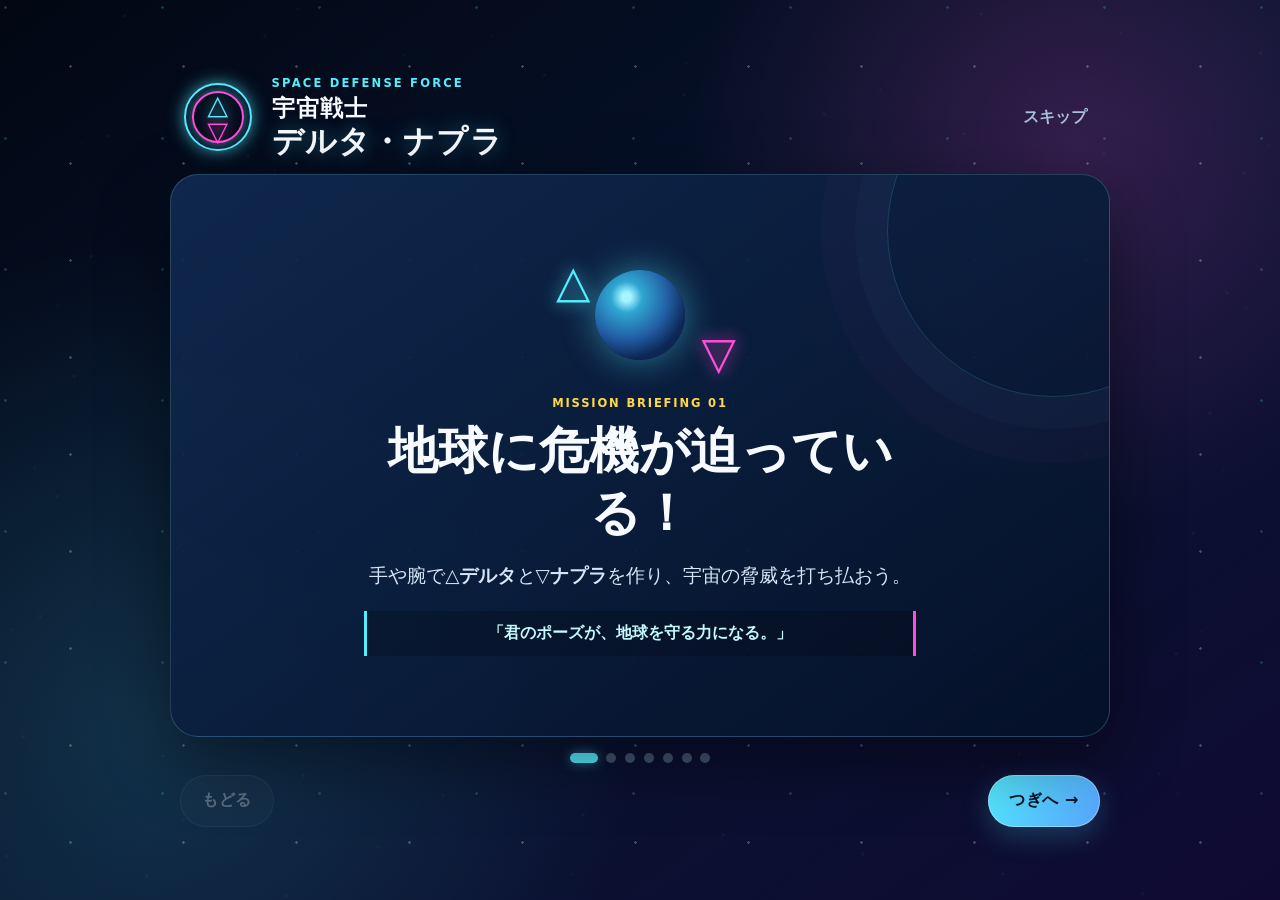
<file: index.html>
<!doctype html>
<html lang="ja">
<head>
  <meta charset="utf-8">
  <meta name="viewport" content="width=device-width, initial-scale=1, viewport-fit=cover">
  <meta name="theme-color" content="#07142f">
  <meta name="description" content="手と腕で三角形を作り、仲間と地球を救う協力型カメラゲーム">
  <title>宇宙戦士デルタ・ナプラ｜チュートリアル</title>
  <link rel="stylesheet" href="style.css">
</head>
<body class="tutorial-body">
  <div class="star-field" aria-hidden="true"></div>

  <main class="tutorial-shell" aria-live="polite">
    <header class="tutorial-header">
      <div class="brand-mark" aria-hidden="true"><span>△</span><span>▽</span></div>
      <div>
        <p class="eyebrow">SPACE DEFENSE FORCE</p>
        <h1>宇宙戦士<br><strong>デルタ・ナプラ</strong></h1>
      </div>
      <button class="text-button" id="skipButton" type="button">スキップ</button>
    </header>

    <section class="tutorial-card">
      <article class="tutorial-page is-active" data-page="0">
        <div class="tutorial-visual hero-orbit" aria-hidden="true">
          <span class="planet"></span>
          <span class="orbit orbit-a">△</span>
          <span class="orbit orbit-b">▽</span>
        </div>
        <p class="step-label">MISSION BRIEFING 01</p>
        <h2>地球に危機が迫っている！</h2>
        <p>手や腕で<strong>△デルタ</strong>と<strong>▽ナプラ</strong>を作り、宇宙の脅威を打ち払おう。</p>
        <div class="voice-line">「君のポーズが、地球を守る力になる。」</div>
      </article>

      <article class="tutorial-page" data-page="1" hidden>
        <div class="tutorial-visual team-visual" aria-hidden="true">
          <span class="mini-hero">🦸</span><span class="beam">△▽△</span><span class="mini-hero">🦸‍♀️</span>
        </div>
        <p class="step-label">MISSION BRIEFING 02</p>
        <h2>仲間と協力せよ</h2>
        <p>一人の力だけでは足りない課題もある。二人以上なら、力を合わせて<strong>大きな魔法陣</strong>を作れるぞ。</p>
        <div class="info-grid two">
          <div><span>👤</span><b>一人</b><small>正確なポーズ</small></div>
          <div><span>👥</span><b>みんな</b><small>協力ボーナス</small></div>
        </div>
      </article>

      <article class="tutorial-page" data-page="2" hidden>
        <div class="tutorial-visual streak-visual" aria-hidden="true">
          <span class="streak-on">1</span><i></i><span class="streak-on">2</span><i></i><span>3</span>
        </div>
        <p class="step-label">MISSION BRIEFING 03</p>
        <h2>3ミッション連続成功で勝利</h2>
        <ul class="rule-list">
          <li><span>10</span>各ミッションの制限時間は10秒</li>
          <li><span>3</span>3回連続で成功するとエンディング</li>
          <li><span>0</span>失敗すると連続成功数は0に戻る</li>
        </ul>
      </article>

      <article class="tutorial-page" data-page="3" hidden>
        <div class="pose-samples" aria-label="ポーズの例">
          <div><div class="pose-icon delta-icon">△</div><b>デルタ</b><small>指先・腕を上へ</small></div>
          <div><div class="pose-icon napla-icon">▽</div><b>ナプラ</b><small>指先・腕を下へ</small></div>
        </div>
        <p class="step-label">MISSION BRIEFING 04</p>
        <h2>手か腕で三角形を作ろう</h2>
        <p>カメラに全身を映すときは<strong>約1.5m離れる</strong>。反応しないときは、画面ボタンやキーボードでも試せるぞ。</p>
        <div class="key-guide"><kbd>D</kbd> △デルタ　 <kbd>N</kbd> ▽ナプラ</div>
      </article>

      <article class="tutorial-page" data-page="4" hidden>
        <div class="tutorial-visual phone-flow" aria-hidden="true">
          <span class="pc-icon">▣</span><span class="flow-arrow">QR →</span><span class="phone-icon">▯</span>
        </div>
        <p class="step-label">MISSION BRIEFING 05</p>
        <h2>スマホから応援を呼ぼう</h2>
        <ol class="numbered-list">
          <li>大元のPCで「参加ルームを作る」</li>
          <li>表示されたQRコードをスマホで読む</li>
          <li>名前を入力してカメラを許可する</li>
        </ol>
      </article>

      <article class="tutorial-page" data-page="5" hidden>
        <div class="tutorial-visual privacy-visual" aria-hidden="true">
          <span>📷</span><span class="shield">✓</span><span>💾</span>
        </div>
        <p class="step-label">MISSION BRIEFING 06</p>
        <h2>映像と個人情報について</h2>
        <p>カメラ映像と認識結果は<strong>録画・保存しない</strong>。入力した名前もサーバーに保存しない。</p>
        <div class="notice safe"><b>端末内AI</b>　人物分離・表情・ポーズ認識は各端末の中で行います。</div>
      </article>

      <article class="tutorial-page" data-page="6" hidden>
        <div class="tutorial-visual ready-visual" aria-hidden="true">⚡</div>
        <p class="step-label">FINAL CHECK</p>
        <h2>出動前の確認</h2>
        <div class="check-list">
          <label><input type="checkbox"> 周囲にぶつかる物がない</label>
          <label><input type="checkbox"> カメラに全身または両手が映る</label>
          <label><input type="checkbox"> Zoomなどカメラを使うアプリを閉じた</label>
          <label><input type="checkbox"> 音が出てもよい場所にいる</label>
        </div>
        <p class="micro-copy">チェックは確認用です。個人情報は保存されません。</p>
      </article>
    </section>

    <footer class="tutorial-footer">
      <div class="page-dots" id="pageDots" aria-label="チュートリアルのページ"></div>
      <div class="tutorial-actions">
        <button class="secondary-button" id="backButton" type="button" disabled>もどる</button>
        <button class="primary-button" id="nextButton" type="button">つぎへ <span>→</span></button>
      </div>
    </footer>
  </main>

  <script>
    // チュートリアルのページ送り。カメラや通信はまだ開始しません。
    const pages = [...document.querySelectorAll('.tutorial-page')];
    const dots = document.getElementById('pageDots');
    const backButton = document.getElementById('backButton');
    const nextButton = document.getElementById('nextButton');
    const skipButton = document.getElementById('skipButton');
    let currentPage = 0;

    pages.forEach((_, index) => {
      const dot = document.createElement('button');
      dot.type = 'button';
      dot.className = 'page-dot';
      dot.setAttribute('aria-label', `${index + 1}ページ目へ`);
      dot.addEventListener('click', () => showPage(index));
      dots.append(dot);
    });

    function showPage(index) {
      currentPage = Math.max(0, Math.min(index, pages.length - 1));
      pages.forEach((page, i) => {
        page.hidden = i !== currentPage;
        page.classList.toggle('is-active', i === currentPage);
      });
      [...dots.children].forEach((dot, i) => {
        dot.classList.toggle('is-current', i === currentPage);
        dot.setAttribute('aria-current', i === currentPage ? 'step' : 'false');
      });
      backButton.disabled = currentPage === 0;
      nextButton.innerHTML = currentPage === pages.length - 1
        ? 'ゲームを始める <span>⚡</span>'
        : 'つぎへ <span>→</span>';
      skipButton.hidden = currentPage === pages.length - 1;
    }

    backButton.addEventListener('click', () => showPage(currentPage - 1));
    nextButton.addEventListener('click', () => {
      if (currentPage === pages.length - 1) location.href = 'game.html';
      else showPage(currentPage + 1);
    });
    skipButton.addEventListener('click', () => showPage(pages.length - 1));
    document.addEventListener('keydown', (event) => {
      if (event.key === 'ArrowRight') nextButton.click();
      if (event.key === 'ArrowLeft' && !backButton.disabled) backButton.click();
    });
    showPage(0);
  </script>
</body>
</html>
</file>
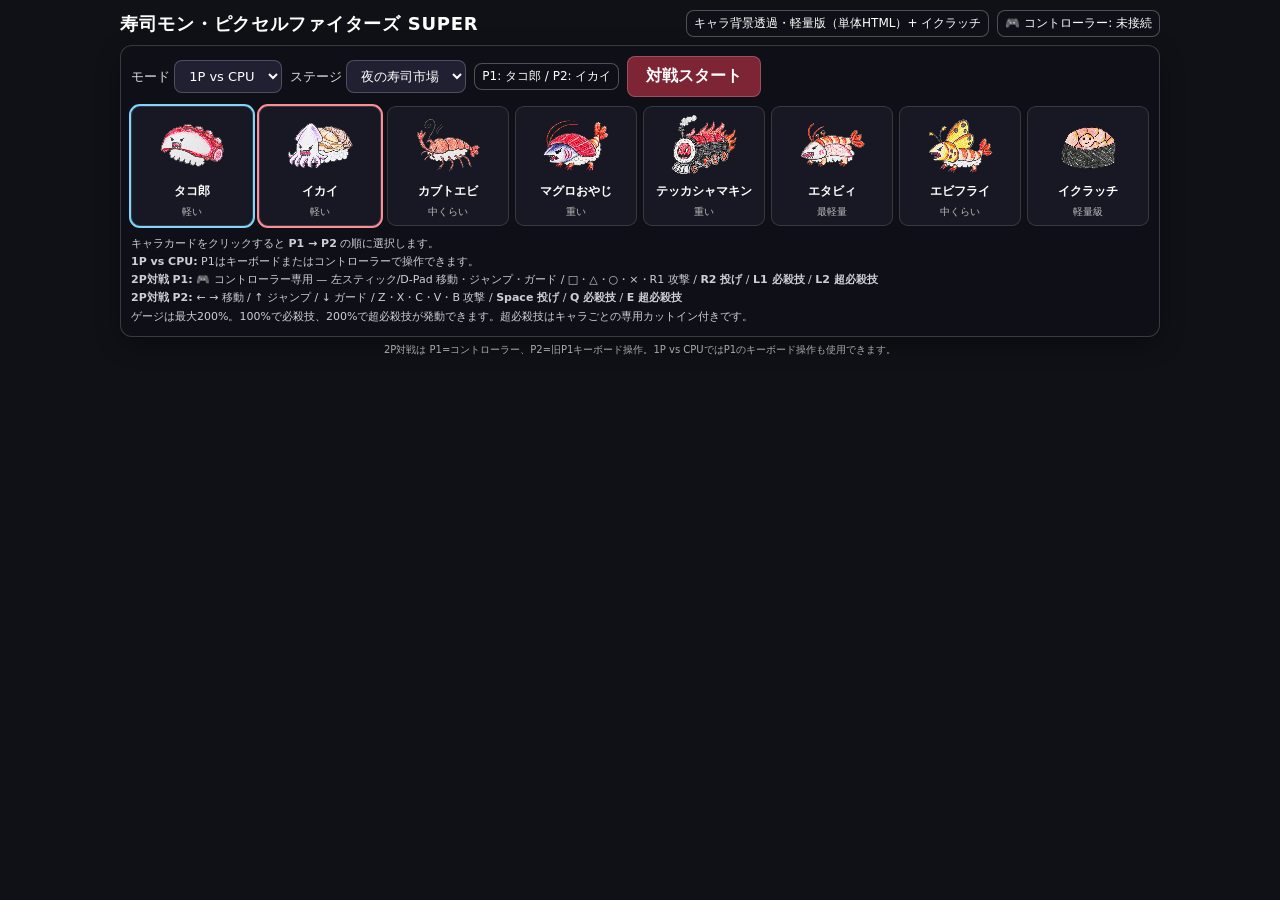
<file: index (9).html>
<!DOCTYPE html>
<html lang="ja">
<head>
<meta charset="utf-8">
<meta name="viewport" content="width=device-width,initial-scale=1">
<title>寿司モン・ピクセルファイターズ SUPER</title>
<style>
:root{color-scheme:dark}
*{box-sizing:border-box}
html,body{margin:0;min-height:100%;font-family:system-ui,-apple-system,"Segoe UI",sans-serif;background:#101117;color:#fff}
body{display:flex;justify-content:center;padding:10px}
#app{width:min(1040px,100%)}
.topbar{display:flex;gap:8px;align-items:center;justify-content:space-between;flex-wrap:wrap;margin-bottom:8px}
h1{font-size:18px;margin:0;letter-spacing:.04em}
.badge{font-size:12px;padding:4px 7px;border:1px solid #ffffff44;border-radius:8px;background:#101018cc}
#gamepadStatus.connected{border-color:#69e78a88;color:#9dffb6;background:#102018cc}
#gamepadStatus{transition:.15s ease}
.panel{background:#101018e8;border:1px solid #ffffff2d;border-radius:12px;padding:10px;box-shadow:0 8px 24px #0005}
#setup{display:grid;gap:9px}
.row{display:flex;gap:8px;align-items:center;flex-wrap:wrap}
label{font-size:13px;color:#ddd}
select,button{font:inherit;color:#fff;background:#202032;border:1px solid #ffffff35;border-radius:8px;padding:7px 10px}
button{cursor:pointer}
button:hover{filter:brightness(1.18)}
#startBtn{background:#7d2435;font-weight:800;padding:9px 18px}
.cards{display:grid;grid-template-columns:repeat(auto-fit,minmax(112px,1fr));gap:6px}
.card{min-width:0;border:1px solid #ffffff24;border-radius:9px;padding:6px;background:#181824;text-align:center;cursor:pointer;position:relative}
.card:hover{background:#222238}
.card.selected1{outline:2px solid #7ed6ff}
.card.selected2{outline:2px solid #ff8d94}
.card img{width:100%;height:66px;object-fit:contain;image-rendering:pixelated}
.card b{display:block;font-size:12px;white-space:nowrap;overflow:hidden;text-overflow:ellipsis}
.card small{font-size:10px;color:#bbb}
.legend{font-size:11px;color:#cfcfd8;line-height:1.65}
#gameWrap{display:none;position:relative;margin-top:8px}
canvas{display:block;width:100%;aspect-ratio:16/9;image-rendering:pixelated;background:#0e0f14;border:1px solid #ffffff30;border-radius:10px}
.hudHelp{position:absolute;left:7px;bottom:7px;font-size:10px;background:#07070bbf;border:1px solid #ffffff2d;padding:4px 6px;border-radius:6px;pointer-events:none}
#backBtn{position:absolute;right:7px;top:7px;padding:5px 8px;font-size:11px}
.moveBox{margin-top:7px;display:grid;grid-template-columns:1fr 1fr;gap:7px}
.moves{font-size:11px;line-height:1.55;background:#0c0c13d9;border:1px solid #ffffff22;border-radius:8px;padding:6px}
.moves strong{font-size:12px}
.specialLine{display:inline-block;margin-top:3px;padding:2px 5px;border:1px solid #ffd76b66;border-radius:5px;color:#ffe59a}
.throwLine{display:inline-block;margin-top:3px;padding:2px 5px;border:1px solid #8de8ff66;border-radius:5px;color:#bdefff}
.ultraLine{display:inline-block;margin-top:3px;padding:2px 5px;border:1px solid #ff8a7a66;border-radius:5px;color:#ffd0c8;background:#3a1010}
.footer{font-size:10px;color:#aaa;margin-top:6px;text-align:center}
@media(max-width:720px){
  .cards{grid-template-columns:repeat(3,1fr)}
  .card img{height:54px}
  .moveBox{grid-template-columns:1fr}
}
</style>
</head>
<body>
<div id="app">
  <div class="topbar">
    <h1>寿司モン・ピクセルファイターズ SUPER</h1>
    <div class="row"><span class="badge">キャラ背景透過・軽量版（単体HTML）+ イクラッチ</span><span id="gamepadStatus" class="badge">🎮 コントローラー: 未接続</span></div>
  </div>

  <section id="setup" class="panel">
    <div class="row">
      <label>モード
        <select id="mode">
          <option value="cpu">1P vs CPU</option>
          <option value="2p">2P 対戦</option>
        </select>
      </label>
      <label>ステージ
        <select id="stage">
          <option value="market">夜の寿司市場</option>
          <option value="volcano">灼熱すし火山</option>
          <option value="deepsea">深海寿司神殿</option>
          <option value="moon">月見すし城</option>
        </select>
      </label>
      <span id="pickText" class="badge">P1: タコ郎 / P2: イカイ</span>
      <button id="startBtn">対戦スタート</button>
    </div>

    <div class="cards" id="cards"></div>

    <div class="legend">
      キャラカードをクリックすると <b>P1 → P2</b> の順に選択します。<br>
      <b>1P vs CPU:</b> P1はキーボードまたはコントローラーで操作できます。<br>
      <b>2P対戦 P1:</b> 🎮 コントローラー専用 — 左スティック/D-Pad 移動・ジャンプ・ガード / □・△・○・×・R1 攻撃 / <b>R2 投げ</b> / <b>L1 必殺技</b> / <b>L2 超必殺技</b><br>
      <b>2P対戦 P2:</b> ← → 移動 / ↑ ジャンプ / ↓ ガード / Z・X・C・V・B 攻撃 / <b>Space 投げ</b> / <b>Q 必殺技</b> / <b>E 超必殺技</b><br>
      ゲージは最大200%。100%で必殺技、200%で超必殺技が発動できます。超必殺技はキャラごとの専用カットイン付きです。
    </div>
  </section>

  <section id="gameWrap">
    <canvas id="game" width="480" height="270"></canvas>
    <button id="backBtn">選択へ</button>
    <div class="hudHelp">1P: KB/🎮　2P対戦: P1=🎮 / P2=←→↑↓・Z/X/C/V/B・Space・Q・E</div>
    <div class="moveBox">
      <div class="moves" id="p1Moves"></div>
      <div class="moves" id="p2Moves"></div>
    </div>
  </section>

  <div class="footer">2P対戦は P1=コントローラー、P2=旧P1キーボード操作。1P vs CPUではP1のキーボード操作も使用できます。</div>
</div>

<script>
"use strict";

const SPRITES={
  takoro:"[data-uri]", ikai:"[data-uri]", kabuto:"[data-uri]", maguro:"[data-uri]", tekka:"[data-uri]",
  etabyi:"[data-uri]",
  ebifry:"[data-uri]",
  ikuratch:"[data-uri]",

};

const CHARS={
  takoro:{
    name:"タコ郎",weight:"軽い",mass:.86,speed:2.55,jump:8.9,
    moves:[
      {name:"無敵突進",kind:"dash",startup:5,active:13,recovery:13,damage:12,range:34,knock:4.6,dash:5.8,invuln:true},
      {name:"タコ足アッパー",kind:"melee",startup:7,active:5,recovery:15,damage:10,range:34,knock:4.2,lift:4.8},
      {name:"吸盤ビンタ",kind:"melee",startup:6,active:6,recovery:12,damage:9,range:45,knock:3.8,lift:2.3},
      {name:"潮しぶき",kind:"lob",startup:12,active:1,recovery:17,damage:11,projSpeed:3.2,projVy:-2.2,projGravity:.12,knock:4.0,color1:"#79d8ff",color2:"#d9f4ff"},
      {name:"すしローリング",kind:"dash",startup:12,active:12,recovery:20,damage:17,range:39,knock:6.6,dash:4.2}
    ],
    special:{name:"タコ無双ラッシュ",kind:"specialDash",startup:13,active:48,recovery:22,damage:6,range:40,knock:3.3,dash:6.1,multiGap:7,invuln:true}
  },
  ikai:{
    name:"イカイ",weight:"軽い",mass:.88,speed:2.5,jump:8.8,
    moves:[
      {name:"スミ弾",kind:"projectile",startup:8,active:1,recovery:13,damage:8,projSpeed:4.5,knock:3.3,color1:"#3f3657",color2:"#9d86c9"},
      {name:"触手ムチ",kind:"melee",startup:6,active:5,recovery:14,damage:10,range:55,knock:3.9,lift:2.2},
      {name:"ゲソアッパー",kind:"melee",startup:7,active:5,recovery:15,damage:11,range:34,knock:4.0,lift:5.5},
      {name:"スミ連射",kind:"multishot",startup:14,active:10,recovery:16,damage:6,projSpeed:4.3,knock:2.8,color1:"#3a3050",color2:"#c5b7ff"},
      {name:"大スミ砲",kind:"projectileBig",startup:17,active:1,recovery:23,damage:18,projSpeed:3.3,knock:6.3,color1:"#6f44cc",color2:"#d9c9ff"}
    ],
    special:{name:"深海スミストーム",kind:"inkStorm",startup:24,active:56,recovery:21,damage:7,knock:2.7,multiGap:7}
  },
  kabuto:{
    name:"カブトエビ",weight:"中くらい",mass:1.02,speed:2.15,jump:7.8,
    moves:[
      {name:"角つつき",kind:"melee",startup:4,active:5,recovery:11,damage:8,range:31,knock:3.3,lift:1.8},
      {name:"二連つつき",kind:"melee",startup:5,active:7,recovery:13,damage:11,range:36,knock:3.8,lift:2.0},
      {name:"しっぽ払い",kind:"spin",startup:10,active:7,recovery:16,damage:12,range:48,knock:4.8,lift:2.3},
      {name:"跳ね角アタック",kind:"dash",startup:11,active:9,recovery:16,damage:13,range:35,knock:5.1,dash:4.0},
      {name:"一本角チャージ",kind:"dash",startup:15,active:9,recovery:20,damage:19,range:38,knock:7.2,dash:4.7}
    ],
    special:{name:"超角ドリルブレイク",kind:"drillRush",startup:18,active:46,recovery:24,damage:5,range:42,knock:3.0,dash:5.2,multiGap:6,guardBreak:true}
  },
  maguro:{
    name:"マグロおやじ",weight:"重い",mass:1.24,speed:1.75,jump:6.8,
    moves:[
      {name:"火炎放射",kind:"flame",startup:9,active:16,recovery:15,damage:13,range:62,knock:3.5},
      {name:"尾びれたたき",kind:"melee",startup:8,active:7,recovery:16,damage:13,range:40,knock:5.2,lift:2.0},
      {name:"焼きマグロ玉",kind:"lob",startup:14,active:1,recovery:18,damage:14,projSpeed:3.0,projVy:-1.9,projGravity:.11,knock:5.3,color1:"#ff6b2c",color2:"#ffd39b"},
      {name:"煙幕タックル",kind:"dash",startup:13,active:10,recovery:18,damage:15,range:35,knock:5.8,dash:3.0},
      {name:"大トロボディプレス",kind:"dash",startup:18,active:12,recovery:24,damage:22,range:43,knock:8.1,dash:3.6}
    ],
    special:{name:"豪炎マグロ大火砲",kind:"megaFlame",startup:28,active:40,recovery:26,damage:8,range:145,knock:4.2,multiGap:8}
  },
  tekka:{
    name:"テッカシャマキン",weight:"重い",mass:1.3,speed:1.65,jump:6.5,
    moves:[
      {name:"火だるま突進",kind:"fireDash",startup:10,active:14,recovery:18,damage:15,range:42,knock:6.0,dash:4.4},
      {name:"蒸気爆発",kind:"burst",startup:13,active:8,recovery:19,damage:14,range:48,knock:5.7},
      {name:"煤煙ショット",kind:"projectile",startup:12,active:1,recovery:16,damage:9,projSpeed:4.0,knock:3.4,color1:"#343434",color2:"#c0c0c0"},
      {name:"車輪スピン",kind:"spin",startup:11,active:10,recovery:18,damage:16,range:52,knock:6.0,lift:2.2},
      {name:"灼熱列車",kind:"fireDash",startup:22,active:18,recovery:28,damage:24,range:48,knock:9.0,dash:4.8}
    ],
    special:{name:"暴走・灼熱特急",kind:"trainRush",startup:20,active:56,recovery:30,damage:6,range:48,knock:3.6,dash:5.7,multiGap:7,invuln:true}
  },
  etabyi:{
    name:"エタビィ",weight:"最軽量",mass:.68,speed:3.0,jump:9.7,
    moves:[
      {name:"かみつき",kind:"melee",startup:4,active:4,recovery:9,damage:7,range:31,knock:3.0,lift:1.5},
      {name:"前足パンチ",kind:"melee",startup:5,active:5,recovery:10,damage:8,range:35,knock:3.3,lift:1.8},
      {name:"しっぽ打ち",kind:"melee",startup:6,active:5,recovery:11,damage:9,range:41,knock:3.8,lift:2.0},
      {name:"頭突き",kind:"melee",startup:7,active:6,recovery:12,damage:11,range:34,knock:4.5,lift:2.2},
      {name:"高速連打",kind:"melee",startup:9,active:7,recovery:13,damage:13,range:38,knock:4.8,lift:2.0}
    ],
    special:{name:"神速モード",kind:"speedMode",startup:8,active:1,recovery:8,damage:0,range:0,knock:0}
  },
  ebifry:{
    name:"エビフライ",weight:"中くらい",mass:1.0,speed:2.12,jump:7.8,
    moves:[
      {name:"毒針ショット",kind:"poisonProjectile",startup:9,active:1,recovery:13,damage:6,projSpeed:4.1,knock:2.8,poisonDamage:1.2,poisonTime:180,color1:"#79d84b",color2:"#d9ff9b"},
      {name:"毒尾びれ",kind:"melee",startup:7,active:5,recovery:13,damage:9,range:39,knock:3.8,lift:2.0,poisonDamage:.8,poisonTime:120},
      {name:"毒りんぷん",kind:"poisonCloud",startup:13,active:18,recovery:17,damage:4,range:54,knock:2.2,poisonDamage:1.0,poisonTime:160},
      {name:"エビフライ頭突き",kind:"dash",startup:10,active:8,recovery:15,damage:12,range:37,knock:4.8,dash:4.0},
      {name:"猛毒弾",kind:"poisonProjectileBig",startup:17,active:1,recovery:22,damage:12,projSpeed:3.1,knock:5.0,poisonDamage:1.6,poisonTime:240,color1:"#4dbb3f",color2:"#efffa0"}
    ],
    special:{name:"猛毒スコール",kind:"poisonRain",startup:22,active:60,recovery:22,damage:6,knock:2.6,multiGap:6,poisonDamage:1.4,poisonTime:210}
  },
  ikuratch:{
    name:"イクラッチ",weight:"軽量級",mass:.76,speed:2.82,jump:9.25,
    moves:[
      {name:"のりビンタ",kind:"melee",startup:5,active:5,recovery:11,damage:8,range:35,knock:3.2,lift:1.8},
      {name:"イクラずつき",kind:"melee",startup:7,active:5,recovery:13,damage:10,range:33,knock:4.1,lift:4.6,spawnTrapCount:1,spawnTrapChance:.28,trapLife:300,triggerRadius:17,trapDamage:8,trapKnock:4.4,trapOffsets:[20]},
      {name:"放物イクラ弾",kind:"lob",startup:11,active:1,recovery:16,damage:10,projSpeed:3.15,projVy:-3.35,projGravity:.13,knock:4.2,color1:"#ff9ab1",color2:"#ffe58d"},
      {name:"イクラバクダン",kind:"trap",startup:11,active:1,recovery:15,damage:11,range:0,knock:5.6,trapLife:360,triggerRadius:18,color1:"#ff8c75",color2:"#ffe89d"},
      {name:"イクラバースト",kind:"burst",startup:12,active:8,recovery:17,damage:13,range:52,knock:5.1,lift:2.4,spawnTrapCount:1,spawnTrapChance:.36,trapLife:320,triggerRadius:18,trapDamage:9,trapKnock:4.8,trapOffsets:[12]}
    ],
    special:{name:"イクラ地雷まつり",kind:"trapField",startup:16,active:72,recovery:18,damage:7,knock:3.4,trapDamage:11,trapKnock:5.8,trapLife:450,triggerRadius:18,spawnGap:6}
  }

};

const STAGES={
  market:"夜の寿司市場",
  volcano:"灼熱すし火山",
  deepsea:"深海寿司神殿",
  moon:"月見すし城"
};

const imgs={};
const imageReady={};
for(const [k,src] of Object.entries(SPRITES)){
  const im=new Image();
  imageReady[k]=false;
  im.onload=()=>{imageReady[k]=true};
  im.onerror=()=>{console.error("sprite load failed:",k)};
  im.src=src;
  imgs[k]=im;
}

const cards=document.getElementById("cards");
let pickPhase=0,p1Key="takoro",p2Key="ikai",stageKey="market";
for(const [key,c] of Object.entries(CHARS)){
  const d=document.createElement("div");
  d.className="card";d.dataset.key=key;
  d.innerHTML=`<img src="${SPRITES[key]}" alt=""><b>${c.name}</b><small>${c.weight}</small>`;
  d.onclick=()=>{if(pickPhase%2===0){p1Key=key;pickPhase++}else{p2Key=key;pickPhase++}updateCards()};
  cards.appendChild(d);
}
function updateCards(){
  for(const el of cards.children){
    el.classList.toggle("selected1",el.dataset.key===p1Key);
    el.classList.toggle("selected2",el.dataset.key===p2Key);
  }
  document.getElementById("pickText").textContent=`P1: ${CHARS[p1Key].name} / P2: ${CHARS[p2Key].name}`;
}
updateCards();

const canvas=document.getElementById("game"),ctx=canvas.getContext("2d");
ctx.imageSmoothingEnabled=false;
const W=480,H=270,GROUND=220;
const keys={};
let fighters=[],projectiles=[],sparks=[],victoryParticles=[];
let gameState="setup",timer=99*60,resultText="",mode="cpu",resultFrame=0,winnerSlot=-1,screenShake=0,specialFlash=0;
let specialBanner=null,superFx=[];
let currentRound=1,roundWins=[0,0],roundTransition=0,roundMessage="",matchWinner=-1;
let hitStopFrames=0, slowMoFrames=0, slowMoToggle=false;
let audioCtx=null;
let ultraHitBg=null;

const CONTROLS=[
  {left:"ArrowLeft",right:"ArrowRight",jump:"ArrowUp",guard:"ArrowDown",attacks:["KeyZ","KeyX","KeyC","KeyV","KeyB"],special:"KeyQ",ultra:"KeyE"},
  {left:"KeyA",right:"KeyD",jump:"KeyW",guard:"KeyS",attacks:["KeyF","KeyG","KeyH","KeyJ","KeyK"],special:"KeyL",ultra:"KeyO"}
];
const THROW_KEYS=["Space","Enter"];

// 2P対戦ではP1の旧キーボード操作一式をP2へ移します。
// 1P vs CPUでは従来どおりP1がそのキーボード操作を使えます。
function keyboardControlsFor(slot){
  if(mode==="2p")return slot===1?CONTROLS[0]:null;
  return slot===0?CONTROLS[0]:null;
}
function keyboardThrowFor(slot){
  if(mode==="2p")return slot===1?THROW_KEYS[0]:null;
  return slot===0?THROW_KEYS[0]:null;
}

// ===== Gamepad support (P1 only) =====
// Standard Gamepad mapping (PlayStation-style labels):
// ×=0, ○=1, □=2, △=3, L1=4, R1=5, L2=6, R2=7, D-Pad=12..15.
// 2P対戦時もゲームパッドはP1専用。P2はキーボード専用。
const GAMEPAD_DEADZONE=.18;
const GAMEPAD_AXIS_SMOOTHING=.30;
const GAMEPAD_ATTACK_BUTTONS=[2,3,1,0,5];
const gamepadInput=[
  {left:false,right:false,up:false,guard:false,moveX:0,connected:false,name:""},
  {left:false,right:false,up:false,guard:false,moveX:0,connected:false,name:""}
];
const gamepadPrev=[
  {up:false,buttons:Array(24).fill(false),padIndex:null},
  {up:false,buttons:Array(24).fill(false),padIndex:null}
];
let lastGamepadStatus="";

function pressedButton(pad,index){
  const b=pad&&pad.buttons&&pad.buttons[index];
  return !!(b&&(b.pressed||b.value>.5));
}
function axisValue(pad,index){
  const v=pad&&pad.axes&&Number.isFinite(pad.axes[index])?pad.axes[index]:0;
  const a=Math.abs(v);
  if(a<GAMEPAD_DEADZONE)return 0;
  // デッドゾーンの外側を0〜1に再マッピングし、弱い倒し込みも滑らかに反映する。
  const t=(a-GAMEPAD_DEADZONE)/(1-GAMEPAD_DEADZONE);
  return Math.sign(v)*Math.pow(Math.min(1,t),1.12);
}
function assignedGamepads(){
  if(!navigator.getGamepads)return [];
  return Array.from(navigator.getGamepads()).filter(Boolean).sort((a,b)=>a.index-b.index);
}
function updateGamepadStatus(pads){
  const el=document.getElementById("gamepadStatus");
  if(!el)return;
  let text;
  if(!navigator.getGamepads) text="🎮 コントローラー: このブラウザは未対応";
  else if(!pads.length) text="🎮 コントローラー: 未接続";
  else if(mode==="2p") text=`🎮 P1用コントローラー: 接続中${pads.length>1?`（ほか${pads.length-1}台は操作に未使用）`:""}`;
  else text=`🎮 P1用コントローラー: 接続中${pads.length>1?`（${pads.length}台接続）`:""}`;
  if(text===lastGamepadStatus)return;
  lastGamepadStatus=text;
  el.textContent=text;
  el.classList.toggle("connected",pads.length>0);
  el.title=pads.map((p,i)=>`${i===0?"P1使用":"未使用"}: ${p.id}`).join("\n");
}
function triggerGamepadButton(slot,buttonIndex){
  if(slot!==0||gameState!=="fight"||!fighters[0]||fighters[0].cpu)return;
  const f=fighters[0];
  const attackIndex=GAMEPAD_ATTACK_BUTTONS.indexOf(buttonIndex);
  if(attackIndex>=0){startAttack(f,attackIndex);return;}
  if(buttonIndex===7){startThrow(f);return;}   // R2
  if(buttonIndex===4){startSpecial(f);return;} // L1
  if(buttonIndex===6){startUltra(f);return;}   // L2
}
function updateGamepads(){
  const pads=assignedGamepads();
  updateGamepadStatus(pads);

  // P1だけに1台目のコントローラーを割り当てる。P2は常にキーボード専用。
  for(let slot=0;slot<2;slot++){
    const pad=slot===0?(pads[0]||null):null;
    const state=gamepadInput[slot];
    const prev=gamepadPrev[slot];
    if(!pad){
      state.left=state.right=state.up=state.guard=state.connected=false;
      state.moveX=0;
      state.name="";
      prev.up=false;prev.buttons.fill(false);prev.padIndex=null;
      continue;
    }
    if(prev.padIndex!==pad.index){
      prev.up=false;prev.buttons.fill(false);prev.padIndex=pad.index;
    }

    const ax=axisValue(pad,0), ay=axisValue(pad,1);
    const dLeft=pressedButton(pad,14), dRight=pressedButton(pad,15);
    const dUp=pressedButton(pad,12), dDown=pressedButton(pad,13);

    // 左スティックはアナログ量を保ったまま補間。D-Padは即時反応。
    let targetX=ax;
    if(dLeft&&!dRight)targetX=-1;
    else if(dRight&&!dLeft)targetX=1;
    else if(dLeft&&dRight)targetX=0;
    if(dLeft||dRight){
      state.moveX=targetX;
    }else{
      const smoothing=Math.abs(targetX)<.001?GAMEPAD_AXIS_SMOOTHING+.10:GAMEPAD_AXIS_SMOOTHING;
      state.moveX+=(targetX-state.moveX)*smoothing;
      if(Math.abs(state.moveX)<.012&&Math.abs(targetX)<.001)state.moveX=0;
    }

    const left=state.moveX<-.02;
    const right=state.moveX>.02;
    // 縦方向は誤入力防止のため、スティックをある程度倒した時だけ反応。
    const up=dUp||ay<-.52;
    const down=dDown||ay>.52;
    state.left=left;state.right=right;state.up=up;state.guard=down;state.connected=true;state.name=pad.id||"Gamepad";

    // 上を押しっぱなしにしても自動ジャンプしないよう、押した瞬間だけジャンプ。
    if(up&&!prev.up&&gameState==="fight"&&fighters[0]&&!fighters[0].cpu){
      const f=fighters[0];
      if(f.onGround&&!f.attack&&f.hitstun<=0&&!f.guard){f.vy=-f.c.jump;f.onGround=false;}
    }
    prev.up=up;

    const watched=[0,1,2,3,4,5,6,7];
    for(const bi of watched){
      const now=pressedButton(pad,bi);
      if(now&&!prev.buttons[bi])triggerGamepadButton(slot,bi);
      prev.buttons[bi]=now;
    }
  }
}
window.addEventListener("gamepadconnected",()=>updateGamepads());
window.addEventListener("gamepaddisconnected",()=>updateGamepads());

const THROWS={
  takoro:{name:"吸盤ぐるぐる投げ",damage:12,range:47,knock:6.2,lift:4.2,recovery:18},
  ikai:{name:"触手一本背負い",damage:11,range:49,knock:5.8,lift:4.0,recovery:18},
  kabuto:{name:"角すくい投げ",damage:14,range:46,knock:6.8,lift:4.4,recovery:20},
  maguro:{name:"豪快マグロ投げ",damage:16,range:45,knock:7.6,lift:4.8,recovery:23},
  tekka:{name:"機関車放り投げ",damage:17,range:45,knock:8.0,lift:5.0,recovery:24},
  etabyi:{name:"神速エビ投げ",damage:10,range:50,knock:5.5,lift:4.5,recovery:15},
  ebifry:{name:"毒しっぽ投げ",damage:13,range:47,knock:6.0,lift:4.2,recovery:19},
  ikuratch:{name:"イクラころがし投げ",damage:12,range:48,knock:6.2,lift:4.4,recovery:18}
};
const SPECIAL_COLORS={
  takoro:["#5ce7ff","#eaffff"],
  ikai:["#9b62ff","#eadcff"],
  kabuto:["#ffd04d","#fff4ae"],
  maguro:["#ff5729","#ffe067"],
  tekka:["#ff3b1f","#ffb13b"],
  etabyi:["#fff06a","#ffffff"],
  ebifry:["#74e34f","#ecff9a"],
  ikuratch:["#ff8da1","#fff0a6"]
};
const ULTRA_STYLES={
  takoro:{title:"SEA EMPEROR", subtitle:"激流で押し流せ！", accent:"#5ce7ff", accent2:"#eaffff", motif:"wave"},
  ikai:{title:"ABYSS SQUID", subtitle:"深海の闇を降らせろ！", accent:"#9b62ff", accent2:"#eadcff", motif:"ink"},
  kabuto:{title:"ROYAL DRILL", subtitle:"角で貫く黄金一閃！", accent:"#ffd04d", accent2:"#fff4ae", motif:"drill"},
  maguro:{title:"INFERNO TUNA", subtitle:"すべてを焼き尽くせ！", accent:"#ff5729", accent2:"#ffe067", motif:"fire"},
  tekka:{title:"HELL EXPRESS", subtitle:"止まらない灼熱列車！", accent:"#ff3b1f", accent2:"#ffb13b", motif:"rail"},
  etabyi:{title:"GOD SPEED", subtitle:"神速で置き去りにする！", accent:"#fff06a", accent2:"#ffffff", motif:"speed"},
  ebifry:{title:"TOXIC BUTTERFLY", subtitle:"猛毒の雨で包み込め！", accent:"#74e34f", accent2:"#ecff9a", motif:"poison"},
  ikuratch:{title:"IKURA MINEFIELD", subtitle:"踏んだ瞬間、全部はじける！", accent:"#ff8da1", accent2:"#fff0a6", motif:"ikura"}
};
const ULTRA_QUOTES={
  takoro:["ここで決める！","逃がすか！","今だ！"],
  ikai:["深海の闇を見ろ！","逃がすか！","今だ！"],
  kabuto:["ここで決める！","角で貫く！","逃がすか！"],
  maguro:["燃えつきろ！","ここで決める！","今だ！"],
  tekka:["終点まで吹き飛べ！","逃がすか！","ここで決める！"],
  etabyi:["見切れるかな？","今だ！","逃がすか！"],
  ebifry:["毒からは逃げられない！","ここで決める！","今だ！"],
  ikuratch:["踏んだらドカン！","ここで決める！","逃がすか！"]
};
function pickUltraQuote(key){
  const list=ULTRA_QUOTES[key]||["ここで決める！","逃がすか！","今だ！"];
  return list[Math.floor(Math.random()*list.length)];
}

const ULTRAS={
  takoro:{name:"海皇タコ無限突進",kind:"ultraDash",startup:16,active:72,recovery:24,damage:9,range:46,knock:4.4,dash:7.0,multiGap:5,invuln:true},
  ikai:{name:"冥海ギガスミテンペスト",kind:"gigaInk",startup:28,active:80,recovery:24,damage:9,knock:3.2,multiGap:4},
  kabuto:{name:"皇角ギガドリル",kind:"gigaDrill",startup:20,active:68,recovery:26,damage:7,range:48,knock:3.6,dash:6.4,multiGap:4,guardBreak:true,invuln:true},
  maguro:{name:"灼海インフェルノ砲",kind:"infernoCannon",startup:30,active:54,recovery:28,damage:11,range:190,knock:4.8,multiGap:5},
  tekka:{name:"終焉・煉獄特急",kind:"hellTrain",startup:18,active:80,recovery:30,damage:8,range:52,knock:4.0,dash:6.6,multiGap:5,invuln:true},
  etabyi:{name:"絶対神速覚醒",kind:"godSpeed",startup:10,active:1,recovery:10,damage:0,range:0,knock:0},
  ebifry:{name:"終極・猛毒大洪水",kind:"toxicFlood",startup:26,active:76,recovery:26,damage:8,knock:3.4,multiGap:5,poisonDamage:2.0,poisonTime:300},
  ikuratch:{name:"超・イクラ地雷原",kind:"ikuraMinefield",startup:22,active:99,recovery:22,damage:8,knock:3.2,multiGap:5,trapDamage:13,trapKnock:6.8,trapLife:500,triggerRadius:20}
};
const KEYLIST=[
  "ArrowLeft","ArrowRight","ArrowUp","ArrowDown","KeyZ","KeyX","KeyC","KeyV","KeyB","KeyQ","KeyE","Space",
  "KeyA","KeyD","KeyW","KeyS","KeyF","KeyG","KeyH","KeyJ","KeyK","KeyL","KeyO","Enter"
];

function initAudio(){
  if(audioCtx)return;
  const Ctx=window.AudioContext||window.webkitAudioContext;
  if(!Ctx)return;
  audioCtx=new Ctx();
}
function beep(freq, dur=.08, type="square", vol=.03, when=0, slideTo=null){
  if(!audioCtx)return;
  const t=audioCtx.currentTime+when;
  const osc=audioCtx.createOscillator();
  const g=audioCtx.createGain();
  osc.type=type;
  osc.frequency.setValueAtTime(freq,t);
  if(slideTo!==null)osc.frequency.exponentialRampToValueAtTime(Math.max(30,slideTo),t+dur);
  g.gain.setValueAtTime(0.0001,t);
  g.gain.exponentialRampToValueAtTime(vol,t+.008);
  g.gain.exponentialRampToValueAtTime(0.0001,t+dur);
  osc.connect(g); g.connect(audioCtx.destination);
  osc.start(t); osc.stop(t+dur+.02);
}
function noiseBurst(dur=.08, vol=.02, when=0, hp=400){
  if(!audioCtx)return;
  const t=audioCtx.currentTime+when;
  const len=Math.max(1,Math.floor(audioCtx.sampleRate*dur));
  const buf=audioCtx.createBuffer(1,len,audioCtx.sampleRate);
  const ch=buf.getChannelData(0);
  for(let i=0;i<len;i++)ch[i]=(Math.random()*2-1)*(1-i/len);
  const src=audioCtx.createBufferSource(); src.buffer=buf;
  const filter=audioCtx.createBiquadFilter(); filter.type="highpass"; filter.frequency.value=hp;
  const g=audioCtx.createGain();
  g.gain.setValueAtTime(vol,t);
  g.gain.exponentialRampToValueAtTime(0.0001,t+dur);
  src.connect(filter); filter.connect(g); g.connect(audioCtx.destination);
  src.start(t); src.stop(t+dur+.02);
}
function playHitSE(power=10, guarded=false){
  if(!audioCtx)return;
  if(guarded){
    beep(640,.05,"triangle",.02,0,520);
    noiseBurst(.04,.01,0,900);
  }else{
    const base=Math.min(600,180+power*18);
    beep(base,.06,"square",.03,0,Math.max(80,base*.45));
    noiseBurst(.05,.015,0,500);
  }
}
function playSpecialSE(key, ultra=false){
  if(!audioCtx)return;
  const t=0;
  if(ultra){
    beep(260,.11,"sawtooth",.035,t,120);
    beep(520,.12,"square",.03,t+.05,210);
    noiseBurst(.12,.02,t+.04,350);
  }
  switch(key){
    case "takoro":
      beep(560,.07,"triangle",.03,t,360); beep(760,.06,"triangle",.025,t+.05,480); noiseBurst(.05,.01,t+.03,700); break;
    case "ikai":
      beep(250,.11,"sawtooth",.028,t,120); beep(360,.1,"square",.02,t+.06,180); noiseBurst(.08,.015,t+.04,450); break;
    case "kabuto":
      beep(180,.08,"square",.03,t,90); beep(120,.09,"sawtooth",.028,t+.04,70); noiseBurst(.05,.012,t+.03,800); break;
    case "maguro":
      beep(140,.12,"sawtooth",.03,t,60); beep(220,.09,"square",.025,t+.07,110); noiseBurst(.1,.02,t+.02,260); break;
    case "tekka":
      beep(110,.14,"square",.032,t,55); beep(175,.12,"sawtooth",.03,t+.05,90); noiseBurst(.12,.022,t+.03,200); break;
    case "etabyi":
      beep(680,.05,"triangle",.03,t,800); beep(880,.05,"triangle",.025,t+.04,1000); beep(1080,.05,"triangle",.02,t+.08,1200); break;
    case "ebifry":
      beep(420,.08,"sawtooth",.026,t,240); beep(310,.1,"triangle",.022,t+.05,180); noiseBurst(.07,.012,t+.03,520); break;
  }
}

addEventListener("keydown",e=>{
  if(KEYLIST.includes(e.code))e.preventDefault();
  if(!keys[e.code])onPress(e.code);
  keys[e.code]=true;
});
addEventListener("keyup",e=>keys[e.code]=false);

function Fighter(slot,key,x,facing,cpu=false){
  const c=CHARS[key];
  return {
    slot,key,c,x,y:GROUND-45,vx:0,vy:0,w:57,h:45,facing,
    hp:100,meter:0,guard:false,onGround:true,attack:null,attackFrame:0,
    hitDone:false,hitCooldown:0,hitstun:0,invuln:0,flash:0,cpu,cpuThink:0,ko:false,
    combo:0,comboTimer:0,bestCombo:0,specialUsed:0,ultraUsed:0,speedBuff:0,ultraBuff:0,throwSuccess:0,poisonTimer:0,poisonTick:0,poisonDamage:0,poisonOwner:null
  };
}
async function startGame(){
  initAudio();
  if(audioCtx&&audioCtx.state==="suspended"){audioCtx.resume().catch(()=>{});}
  const startBtn=document.getElementById("startBtn");
  startBtn.disabled=true;
  startBtn.textContent="画像を準備中…";
  try{
    const selected=[imgs[p1Key],imgs[p2Key]];
    await Promise.all(selected.map(im=>{
      if(im.complete&&im.naturalWidth>0)return Promise.resolve();
      if(im.decode)return im.decode().catch(()=>new Promise(r=>{
        const done=()=>r();
        im.addEventListener("load",done,{once:true});
        im.addEventListener("error",done,{once:true});
      }));
      return new Promise(r=>{
        const done=()=>r();
        im.addEventListener("load",done,{once:true});
        im.addEventListener("error",done,{once:true});
      });
    }));
  }finally{
    startBtn.disabled=false;
    startBtn.textContent="対戦スタート";
  }

  mode=document.getElementById("mode").value;
  stageKey=document.getElementById("stage").value;
  currentRound=1;
  roundWins=[0,0];
  matchWinner=-1;
  startRound();
  document.getElementById("setup").style.display="none";
  document.getElementById("gameWrap").style.display="block";
  updateMoveBox();
}

function startRound(){
  fighters=[Fighter(0,p1Key,95,1,false),Fighter(1,p2Key,385,-1,mode==="cpu")];
  projectiles=[];sparks=[];victoryParticles=[];timer=99*60;resultText="";resultFrame=0;winnerSlot=-1;
  screenShake=0;specialFlash=0;specialBanner=null;superFx=[];
  hitStopFrames=0; slowMoFrames=0; slowMoToggle=false; ultraHitBg=null;
  roundTransition=0;roundMessage=`ROUND ${currentRound}`;gameState="roundIntro";
}
document.getElementById("startBtn").onclick=startGame;
document.getElementById("backBtn").onclick=()=>{
  gameState="setup";
  document.getElementById("setup").style.display="grid";
  document.getElementById("gameWrap").style.display="none";
};

function updateMoveBox(){
  const normalKeys1=["Z","X","C","V","B"],padKeys=["□","△","○","×","R1"];
  const list=(f,ctrl,specialKey,ultraKey,throwKey)=>`<strong>${f.slot===0?"P1":"P2"} ${f.c.name}</strong>（${f.c.weight}）<br>`+
    f.c.moves.map((m,i)=>`${ctrl[i]}：${m.name}`).join("<br>")+
    `<br><span class="throwLine">${throwKey}：◆ ${THROWS[f.key].name}</span>`+
    `<br><span class="specialLine">${specialKey}：★ ${f.c.special.name}</span>`+
    `<br><span class="ultraLine">${ultraKey}：★★ ${ULTRAS[f.key].name}</span>`;
  if(mode==="2p"){
    document.getElementById("p1Moves").innerHTML=list(fighters[0],padKeys,"L1","L2","R2")+`<br><b>🎮 P1はコントローラー専用</b>`;
    document.getElementById("p2Moves").innerHTML=list(fighters[1],normalKeys1,"Q","E","Space")+`<br><b>⌨ P2は旧P1キーボード操作</b>`;
    document.querySelector(".hudHelp").textContent="2P対戦　P1=🎮 左スティック/D-Pad・□△○×R1・R2・L1・L2　P2=←→↑↓・Z/X/C/V/B・Space・Q・E";
  }else{
    document.getElementById("p1Moves").innerHTML=list(fighters[0],normalKeys1,"Q","E","Space")+
      `<br><span class="throwLine">🎮 R2：投げ</span> <span class="specialLine">L1：必殺技</span> <span class="ultraLine">L2：超必殺技</span><br>🎮 攻撃：□ / △ / ○ / × / R1`;
    document.getElementById("p2Moves").innerHTML=list(fighters[1],["CPU","CPU","CPU","CPU","CPU"],"CPU","CPU","CPU");
    document.querySelector(".hudHelp").textContent="1P vs CPU　P1=キーボード（←→↑↓・Z/X/C/V/B・Space・Q・E）またはコントローラー";
  }
}

function onPress(code){
  if(gameState!=="fight")return;
  fighters.forEach((f,i)=>{
    if(f.cpu)return;
    const c=keyboardControlsFor(i);
    if(!c)return;
    if(code===c.jump&&f.onGround&&!f.attack&&f.hitstun<=0&&!f.guard){f.vy=-f.c.jump;f.onGround=false}

    if(code===keyboardThrowFor(i)){
      startThrow(f);
      return;
    }

    const mi=c.attacks.indexOf(code);
    if(mi>=0)startAttack(f,mi);
    if(code===c.special)startSpecial(f);
    if(code===c.ultra)startUltra(f);
  });
}
function startAttack(f,idx){
  if(f.attack||f.hitstun>0||f.guard||f.ko)return;
  const move={...f.c.moves[idx],idx,isSpecial:false};
  if(f.speedBuff>0){
    move.startup=Math.max(1,Math.ceil(move.startup/3));
    move.active=Math.max(2,Math.ceil(move.active/2));
    move.recovery=Math.max(1,Math.ceil(move.recovery/3));
  }
  f.attack=move;
  f.attackFrame=0;f.hitDone=false;f.hitCooldown=0;f.vx*=.35;
}
function startThrow(f){
  if(f.hitstun>0||f.guard||f.ko)return;
  // The first button may already have started a normal move; a quick second button
  // converts that early startup into a throw.
  if(f.attack){
    if(f.attack.isSpecial||f.attack.kind==="throw"||f.attackFrame>6)return;
    f.attack=null;
  }
  const t=THROWS[f.key];
  f.attack={
    name:t.name,kind:"throw",startup:4,active:5,recovery:t.recovery,
    damage:t.damage,range:t.range,knock:t.knock,lift:t.lift,
    idx:-2,isSpecial:false,isThrow:true
  };
  f.attackFrame=0;f.hitDone=false;f.hitCooldown=0;f.vx*=.25;
}
function startSpecial(f){
  if(f.attack||f.hitstun>0||f.guard||f.ko||f.meter<100)return;
  f.meter-=100;
  f.specialUsed++;
  f.attack={...f.c.special,idx:-1,isSpecial:true,isUltra:false};
  f.attackFrame=0;f.hitDone=false;f.hitCooldown=0;f.vx*=.2;

  playSpecialSE(f.key,false);
  specialFlash=40;
  screenShake=16;
  specialBanner={slot:f.slot,key:f.key,name:f.c.special.name,timer:58,max:58,tier:"special"};
  const cols=SPECIAL_COLORS[f.key]||["#ffffff","#ffe88a"];
  for(let i=0;i<46;i++){
    const ang=(Math.PI*2*i/46)+(Math.random()-.5)*.14;
    const sp=1.5+Math.random()*4.5;
    superFx.push({
      x:f.x,y:f.y+20,vx:Math.cos(ang)*sp,vy:Math.sin(ang)*sp,
      life:24+Math.random()*22,size:1+Math.random()*3,color:i%2?cols[0]:cols[1]
    });
  }
}
function startUltra(f){
  if(f.attack||f.hitstun>0||f.guard||f.ko||f.meter<200)return;
  f.meter-=200;
  f.ultraUsed++;
  const u=ULTRAS[f.key];
  f.attack={...u,idx:-3,isSpecial:true,isUltra:true};
  f.attackFrame=0;f.hitDone=false;f.hitCooldown=0;f.vx*=.15;

  playSpecialSE(f.key,true);
  specialFlash=58;
  screenShake=20;
  specialBanner={slot:f.slot,key:f.key,name:u.name,timer:72,max:72,tier:"ultra",quote:pickUltraQuote(f.key)};
  const cols=SPECIAL_COLORS[f.key]||["#ffffff","#ffe88a"];
  for(let i=0;i<78;i++){
    const ang=(Math.PI*2*i/78)+(Math.random()-.5)*.22;
    const sp=2.4+Math.random()*6.0;
    superFx.push({
      x:f.x,y:f.y+20,vx:Math.cos(ang)*sp,vy:Math.sin(ang)*sp,
      life:30+Math.random()*28,size:2+Math.random()*4,color:i%2?cols[0]:cols[1]
    });
  }
}
function attackPhase(f){
  const a=f.attack;if(!a)return"none";
  if(f.attackFrame<a.startup)return"startup";
  if(f.attackFrame<a.startup+a.active)return"active";
  return"recovery";
}
function rectsHit(ax,ay,aw,ah,bx,by,bw,bh){return ax<bx+bw&&ax+aw>bx&&ay<by+bh&&ay+ah>by}
function hurtBox(f){return{x:f.x-f.w/2,y:f.y,w:f.w,h:f.h}}
function meleeBox(f,a){
  const r=a.range||35;
  return{x:f.facing>0?f.x+f.w/2-5:f.x-f.w/2-r+5,y:f.y+4,w:r,h:f.h-6};
}
function areaBox(f,a){return{x:f.x-a.range/2,y:f.y-7,w:a.range,h:f.h+14}}

function spawnProjectile(f,a,opts={}){
  const dir=f.facing;
  projectiles.push({
    owner:f,x:opts.x??(f.x+dir*31),y:opts.y??(f.y+17),
    vx:opts.vx??(dir*(a.projSpeed??4.0)),vy:opts.vy??0,gravity:opts.gravity??0,
    w:opts.w??(a.kind==="projectileBig"?19:11),h:opts.h??(a.kind==="projectileBig"?11:7),
    damage:opts.damage??a.damage,knock:opts.knock??a.knock,lift:opts.lift??1.8,life:opts.life??150,
    color1:opts.color1??a.color1??"#3f3657",color2:opts.color2??a.color2??"#9d86c9",
    pierce:opts.pierce??false,hitCooldown:0,special:opts.special??false,
    poisonDamage:opts.poisonDamage??a.poisonDamage??0,poisonTime:opts.poisonTime??a.poisonTime??0,
    trap:opts.trap??false,armTime:opts.armTime??18,triggerRadius:opts.triggerRadius??18,bob:Math.random()*Math.PI*2
  });
}
function spawnTrap(f,a,opts={}){
  // イクラッチは多くの爆弾を置ける。極端に増えすぎた時だけ古い物から消す。
  const ownedTraps=projectiles.filter(p=>p.trap&&p.owner===f&&p.life>0);
  if(ownedTraps.length>=80)ownedTraps[0].life=0;
  spawnProjectile(f,a,{
    x:opts.x??(f.x+f.facing*10),y:GROUND-9,vx:0,vy:0,gravity:0,w:18,h:10,
    damage:opts.damage??(a.trapDamage??a.damage),knock:opts.knock??(a.trapKnock??a.knock),lift:opts.lift??3.3,
    life:opts.life??(a.trapLife??320),color1:opts.color1??a.color1??"#ff8da1",color2:opts.color2??a.color2??"#fff0a6",
    trap:true,armTime:opts.armTime??18,triggerRadius:opts.triggerRadius??(a.triggerRadius??18),special:opts.special??false,
    poisonDamage:0,poisonTime:0
  });
}
function spark(x,y,type,count=7){
  for(let i=0;i<count;i++){
    sparks.push({x,y,vx:(Math.random()-.5)*3,vy:(Math.random()-.9)*2.7,life:12+Math.random()*8,type});
  }
}
function trapExplosionFx(x,y,power=1,isSpecial=false){
  const main1=isSpecial?"#fff0a6":"#ffcf7a";
  const main2=isSpecial?"#ff8da1":"#ff8a54";
  spark(x,y,"fire",Math.floor(18*power));
  spark(x,y,"white",Math.floor(10*power));
  spark(x,y,"gold",Math.floor(12*power));
  if(isSpecial)spark(x,y,"poison",Math.floor(8*power));
  for(let i=0;i<Math.floor(22*power);i++){
    const ang=(Math.PI*2*i)/(22*power)+(Math.random()-.5)*.18;
    const sp=1.6+Math.random()*3.8*power;
    superFx.push({x,y,vx:Math.cos(ang)*sp,vy:Math.sin(ang)*sp,life:18+Math.random()*12,size:2+Math.random()*4,color:i%2?main1:main2,shape:"rect"});
  }
  superFx.push({x,y,life:18+Math.random()*6,size:18*power,color:main2,shape:"ring",grow:3.4});
  superFx.push({x,y,life:24+Math.random()*8,size:28*power,color:main1,shape:"ring",grow:4.8});
  if(isSpecial)superFx.push({x,y,life:30+Math.random()*8,size:40*power,color:"#fff7cc",shape:"ring",grow:5.6});
  screenShake=Math.max(screenShake,isSpecial?14:11);
  specialFlash=Math.max(specialFlash,isSpecial?18:10);
}
function addCombo(attacker){
  if(attacker.comboTimer>0)attacker.combo++;
  else attacker.combo=1;
  attacker.comboTimer=88;
  attacker.bestCombo=Math.max(attacker.bestCombo,attacker.combo);
}

function applyPoison(attacker,target,damagePerTick,duration){
  if(target.ko)return;
  target.poisonTimer=Math.max(target.poisonTimer,duration||120);
  target.poisonTick=0;
  target.poisonDamage=Math.max(target.poisonDamage,damagePerTick||1);
  target.poisonOwner=attacker;
  spark(target.x,target.y+15,"poison",12);
}
function updatePoison(f){
  if(f.poisonTimer<=0||f.ko)return;
  f.poisonTimer--;
  f.poisonTick++;
  if(f.poisonTick>=30){
    f.poisonTick=0;
    const d=f.poisonDamage;
    f.hp=Math.max(0,f.hp-d);
    f.flash=4;
    spark(f.x,f.y+15,"poison",5);
    if(f.poisonOwner){
      f.poisonOwner.meter=Math.min(200,f.poisonOwner.meter+d*.7);
    }
    playHitSE(Math.max(4,d*4),false);
    if(f.hp<=0){f.ko=true;f.hitstun=120;}
  }
}
function applyHit(attacker,target,damage,knock,lift=2.2,guardBreak=false){
  if(target.invuln>0||target.ko)return false;
  let d=damage,k=knock;
  const guarded=target.guard&&!guardBreak;
  if(guarded){
    d*=.28;k*=.38;spark(target.x,target.y+20,"guard",5);
    target.meter=Math.min(200,target.meter+d*.9);
    playHitSE(d,true);
    hitStopFrames=Math.max(hitStopFrames,2);
  }else{
    if(target.guard&&guardBreak){d*=.75;k*=.85}
    target.hitstun=Math.max(target.hitstun,9+Math.floor(d*.34));
    spark(target.x,target.y+18,"hit",8);
    addCombo(attacker);
    attacker.meter=Math.min(200,attacker.meter+d*2.0+2);
    target.meter=Math.min(200,target.meter+d*1.15);
    playHitSE(d,false);
    hitStopFrames=Math.max(hitStopFrames,Math.min(8,3+Math.floor(d*.18)));
    slowMoFrames=Math.max(slowMoFrames,Math.min(12,4+Math.floor(d*.14)));
  }
  target.hp=Math.max(0,target.hp-d);
  const dir=attacker.x<target.x?1:-1;
  target.vx=dir*(k/target.c.mass);target.vy=-lift/target.c.mass;target.flash=6;
  screenShake=Math.max(screenShake,Math.min(10,1+d*.17));
  if(!guarded&&attacker.attack&&attacker.attack.isUltra){
    ultraHitBg={key:attacker.key,timer:18,max:18};
    specialFlash=Math.max(specialFlash,18);
    screenShake=Math.max(screenShake,12);
  }
  if(target.hp<=0){target.ko=true;target.hitstun=120}
  return true;
}

function updateAttack(f,other){
  const a=f.attack;if(!a)return;
  f.attackFrame++;
  if(f.hitCooldown>0)f.hitCooldown--;
  const phase=attackPhase(f);

  if(phase==="active"){
    if(a.invuln)f.invuln=2;

    // Normal movement attacks
    if(["dash","fireDash"].includes(a.kind))f.vx=f.facing*a.dash;

    // Normal projectiles
    if(a.kind==="projectile"&&f.attackFrame===a.startup+1)spawnProjectile(f,a);
    if(a.kind==="poisonProjectile"&&f.attackFrame===a.startup+1)spawnProjectile(f,a,{w:12,h:8,poisonDamage:a.poisonDamage,poisonTime:a.poisonTime});
    if(a.kind==="projectileBig"&&f.attackFrame===a.startup+1)spawnProjectile(f,a,{w:19,h:11,lift:3.0,life:180});
    if(a.kind==="poisonProjectileBig"&&f.attackFrame===a.startup+1)spawnProjectile(f,a,{w:20,h:12,lift:2.8,life:180,poisonDamage:a.poisonDamage,poisonTime:a.poisonTime});
    if(a.kind==="lob"&&f.attackFrame===a.startup+1)spawnProjectile(f,a,{vy:a.projVy||-2,gravity:a.projGravity||.11,w:12,h:9,life:170});
    if(a.kind==="multishot"&&[a.startup+1,a.startup+5,a.startup+9].includes(f.attackFrame)){
      const seq=[-.45,0,.45];
      const idx=[a.startup+1,a.startup+5,a.startup+9].indexOf(f.attackFrame);
      spawnProjectile(f,a,{vy:seq[idx],w:10,h:6,life:120});
    }
    if(a.spawnTrapCount&&f.attackFrame===a.startup+1){
      const chance=a.spawnTrapChance??1;
      if(Math.random()<chance){
        const offs=(a.trapOffsets&&a.trapOffsets.length)?a.trapOffsets:Array.from({length:a.spawnTrapCount},(_,i)=>(i-(a.spawnTrapCount-1)/2)*22);
        offs.slice(0,a.spawnTrapCount).forEach((off,idx)=>{
          const tx=Math.max(24,Math.min(W-24,f.x+f.facing*off));
          spawnTrap(f,a,{x:tx,life:a.trapLife,triggerRadius:a.triggerRadius,damage:a.trapDamage,knock:a.trapKnock,color1:"#ff8c75",color2:"#ffe89d",armTime:idx===0?15:20});
        });
        spark(f.x+f.facing*16,GROUND-10,"gold",4);
      }
    }
    if(a.kind==="trap"&&f.attackFrame===a.startup+1){
      const t1=Math.max(24,Math.min(W-24,f.x+f.facing*16));
      spawnTrap(f,a,{x:t1,armTime:16});
    }

    // Special: Takoro - invincible multi-hit rush
    if(a.kind==="specialDash"){
      f.vx=f.facing*a.dash;f.invuln=2;
      if(f.attackFrame%2===0){spark(f.x-f.facing*16,f.y+21,"aqua",6); spark(f.x,f.y+20,"white",3);}
      if(f.attackFrame%4===0){for(let i=0;i<6;i++)superFx.push({x:f.x,y:f.y+20,vx:(Math.random()-.5)*4-f.facing*2.6,vy:(Math.random()-.5)*3,life:14+Math.random()*10,size:2+Math.random()*3,color:i%2?"#5ce7ff":"#ffffff"});}
      const hb=meleeBox(f,a),ob=hurtBox(other);
      if(f.hitCooldown<=0&&rectsHit(hb.x,hb.y,hb.w,hb.h,ob.x,ob.y,ob.w,ob.h)){
        if(applyHit(f,other,a.damage,a.knock,1.5)){f.hitCooldown=a.multiGap}
      }
    }

    // Special: Ikai - ink rains from above around enemy
    if(a.kind==="inkStorm"&&f.attackFrame%5===0){
      const rx=Math.max(24,Math.min(W-24,other.x+(Math.random()-.5)*95));
      spawnProjectile(f,a,{
        x:rx,y:24,vx:(Math.random()-.5)*.8,vy:3.9,gravity:.04,w:13,h:14,
        damage:a.damage,knock:a.knock,lift:1.6,life:100,color1:"#322448",color2:"#d9c4ff",special:true
      });
      for(let i=0;i<5;i++)superFx.push({x:rx+(Math.random()-.5)*10,y:22,vx:(Math.random()-.5)*1.4,vy:1+Math.random()*2.2,life:18+Math.random()*10,size:2+Math.random()*3,color:i%2?"#9b62ff":"#ffffff"});
    }

    // Special: Kabutoebi - armored drill rush, guard-breaking
    if(a.kind==="drillRush"){
      f.vx=f.facing*a.dash;
      if(f.attackFrame%2===0){spark(f.x+f.facing*24,f.y+20,"gold",7); spark(f.x,f.y+20,"white",2);}
      if(f.attackFrame%3===0){for(let i=0;i<5;i++)superFx.push({x:f.x+f.facing*20,y:f.y+18,vx:f.facing*(3+Math.random()*3),vy:(Math.random()-.5)*2.6,life:14+Math.random()*8,size:2+Math.random()*3,color:i%2?"#ffd04d":"#fff6bc"});}
      if(f.attackFrame<a.startup+20)f.invuln=2;
      const hb=meleeBox(f,a),ob=hurtBox(other);
      if(f.hitCooldown<=0&&rectsHit(hb.x,hb.y,hb.w,hb.h,ob.x,ob.y,ob.w,ob.h)){
        if(applyHit(f,other,a.damage,a.knock,1.2,true)){f.hitCooldown=a.multiGap}
      }
    }

    // Special: Maguro - huge persistent flame in front
    if(a.kind==="megaFlame"){
      if(f.attackFrame%1===0){spark(f.x+f.facing*(35+Math.random()*110),f.y+8+Math.random()*38,"fire",8); spark(f.x+f.facing*(30+Math.random()*120),f.y+8+Math.random()*38,"smoke",3);} 
      if(f.attackFrame%3===0){for(let i=0;i<10;i++)superFx.push({x:f.x+f.facing*(24+Math.random()*120),y:f.y+5+Math.random()*36,vx:f.facing*(2+Math.random()*3),vy:(Math.random()-.5)*2.5,life:10+Math.random()*8,size:2+Math.random()*4,color:i%2?"#ff5c2a":"#ffe07a"});}
      const hb={x:f.facing>0?f.x+20:f.x-a.range-20,y:f.y-4,w:a.range,h:48};
      const ob=hurtBox(other);
      if(f.hitCooldown<=0&&rectsHit(hb.x,hb.y,hb.w,hb.h,ob.x,ob.y,ob.w,ob.h)){
        if(applyHit(f,other,a.damage,a.knock,1.0)){f.hitCooldown=a.multiGap}
      }
    }

    // Special: Etabyi - for a short time, normal attacks come out about 3x faster.
    if(a.kind==="speedMode"&&f.attackFrame===a.startup+1){
      f.speedBuff=240;
      spark(f.x,f.y+17,"speed",45);
      for(let i=0;i<28;i++)superFx.push({x:f.x,y:f.y+20,vx:(Math.random()-.5)*6,vy:(Math.random()-.5)*6,life:18+Math.random()*12,size:2+Math.random()*3,color:i%2?"#fff06a":"#ffffff"});
      specialFlash=28;screenShake=10;
    }

    // Special: Tekka - blazing train rush with invulnerability
    if(a.kind==="trainRush"){
      f.vx=f.facing*a.dash;f.invuln=2;
      if(f.attackFrame%2===0){spark(f.x-f.facing*18,f.y+18,"fire",8);spark(f.x-f.facing*28,f.y+31,"smoke",5); spark(f.x,f.y+20,"white",2);}
      if(f.attackFrame%3===0){for(let i=0;i<8;i++)superFx.push({x:f.x-f.facing*8,y:f.y+18+Math.random()*16,vx:-f.facing*(2+Math.random()*4),vy:(Math.random()-.5)*3,life:12+Math.random()*10,size:2+Math.random()*4,color:i%2?"#ffb13b":"#ff4f2b"});}
      const hb=meleeBox(f,a),ob=hurtBox(other);
      if(f.hitCooldown<=0&&rectsHit(hb.x,hb.y,hb.w,hb.h,ob.x,ob.y,ob.w,ob.h)){
        if(applyHit(f,other,a.damage,a.knock,1.4)){f.hitCooldown=a.multiGap}
      }
      if(f.x<36||f.x>W-36)f.facing*=-1;
    }

    // Ebifry: poison cloud
    if(a.kind==="poisonCloud"){
      if(f.attackFrame%6===0){
        spark(f.x+f.facing*20,f.y+15,"poison",7);
      }
      if(f.hitCooldown<=0){
        const hb=areaBox(f,a),ob=hurtBox(other);
        if(rectsHit(hb.x,hb.y,hb.w,hb.h,ob.x,ob.y,ob.w,ob.h)){
          if(applyHit(f,other,a.damage,a.knock,1.0)){
            applyPoison(f,other,a.poisonDamage,a.poisonTime);
            f.hitCooldown=12;
          }
        }
      }
    }

    // Ebifry: poisonous melee
    if(a.kind==="melee"&&a.poisonDamage&&!f.hitDone){
      const hb=meleeBox(f,a),ob=hurtBox(other);
      if(rectsHit(hb.x,hb.y,hb.w,hb.h,ob.x,ob.y,ob.w,ob.h)){
        if(applyHit(f,other,a.damage,a.knock,a.lift||2.0)){
          applyPoison(f,other,a.poisonDamage,a.poisonTime);
          f.hitDone=true;
        }
      }
    }

    // Ikuratch Special: scatter multiple ground traps.
    if(a.kind==="trapField"&&f.attackFrame%a.spawnGap===0){
      const spread=[-84,-56,-28,0,28,56,84];
      const pick=spread[Math.floor(Math.random()*spread.length)];
      const tx1=Math.max(22,Math.min(W-22,f.x+pick));
      const tx2=Math.max(22,Math.min(W-22,f.x-pick*.65+(Math.random()-.5)*18));
      spawnTrap(f,a,{x:tx1,damage:a.trapDamage,knock:a.trapKnock,life:a.trapLife,triggerRadius:a.triggerRadius,special:true,color1:"#ff8da1",color2:"#fff0a6"});
      spawnTrap(f,a,{x:tx2,damage:a.trapDamage,knock:a.trapKnock,life:a.trapLife,triggerRadius:a.triggerRadius,special:true,color1:"#ff9fb1",color2:"#fff4b0",armTime:22});
      for(let i=0;i<8;i++)superFx.push({x:tx1+(Math.random()-.5)*14,y:GROUND-12,vx:(Math.random()-.5)*2,vy:-1-Math.random()*2.2,life:16+Math.random()*8,size:2+Math.random()*3,color:i%2?"#ff8da1":"#fff0a6"});
    }

    // Ebifry Special: poison rain
    if(a.kind==="poisonRain"&&f.attackFrame%5===0){
      const rx=Math.max(24,Math.min(W-24,other.x+(Math.random()-.5)*110));
      spawnProjectile(f,a,{
        x:rx,y:22,vx:(Math.random()-.5)*.7,vy:4.0,gravity:.04,w:12,h:13,
        damage:a.damage,knock:a.knock,lift:1.3,life:95,color1:"#55b83a",color2:"#eaff8a",special:true,
        poisonDamage:a.poisonDamage,poisonTime:a.poisonTime
      });
      for(let i=0;i<5;i++)superFx.push({x:rx+(Math.random()-.5)*10,y:22,vx:(Math.random()-.5)*1.4,vy:1+Math.random()*2.2,life:18+Math.random()*10,size:2+Math.random()*3,color:i%2?"#74e34f":"#efff9a"});
    }

    // Ebifry Ultra: toxic flood
    if(a.kind==="toxicFlood"){
      if(f.attackFrame%3===0){
        for(let s=0;s<2;s++){
          const rx=Math.random()*W;
          spawnProjectile(f,a,{
            x:rx,y:18,vx:(Math.random()-.5)*.9,vy:4.5+Math.random()*.8,gravity:.05,w:16,h:17,
            damage:a.damage,knock:a.knock,lift:1.5,life:110,color1:"#35a32d",color2:"#f2ff83",special:true,
            poisonDamage:a.poisonDamage,poisonTime:a.poisonTime
          });
        }
        for(let i=0;i<8;i++)superFx.push({x:Math.random()*W,y:20,vx:(Math.random()-.5)*2,vy:1+Math.random()*3,life:22+Math.random()*12,size:2+Math.random()*4,color:i%2?"#74e34f":"#ffffff"});
      }
    }

    // Ikuratch Ultra: cover the stage with explosive traps.
    if(a.kind==="ikuraMinefield"){
      if(f.attackFrame%3===0){
        const cols=[30,70,110,150,190,230,270,310,350,390,430,455];
        const tx=cols[Math.floor(Math.random()*cols.length)] + (Math.random()-.5)*12;
        spawnTrap(f,a,{x:Math.max(22,Math.min(W-22,tx)),damage:a.trapDamage,knock:a.trapKnock,life:a.trapLife,triggerRadius:a.triggerRadius,special:true,color1:"#ff7f95",color2:"#fff2a8",armTime:7});
        if(f.attackFrame%9===0){
          spawnProjectile(f,a,{x:f.x+f.facing*24,y:f.y+10,vx:f.facing*2.8,vy:-2.9,gravity:.12,w:13,h:9,damage:a.damage+2,knock:a.knock+1.0,lift:2.4,life:170,color1:"#ff9ab1",color2:"#ffe58d",special:true});
        }
        for(let i=0;i<8;i++)superFx.push({x:tx+(Math.random()-.5)*18,y:GROUND-14,vx:(Math.random()-.5)*2.3,vy:-1.2-Math.random()*2.6,life:18+Math.random()*10,size:2+Math.random()*4,color:i%2?"#ff8da1":"#fff0a6"});
      }
    }

    // Ultra: Takoro - huge invincible rush
    if(a.kind==="ultraDash"){
      f.vx=f.facing*a.dash;f.invuln=2;
      if(f.attackFrame%2===0){spark(f.x-f.facing*18,f.y+20,"aqua",8); spark(f.x,f.y+20,"white",4);}
      if(f.attackFrame%3===0){for(let i=0;i<9;i++)superFx.push({x:f.x,y:f.y+20,vx:(Math.random()-.5)*5-f.facing*3.2,vy:(Math.random()-.5)*4,life:18+Math.random()*12,size:3+Math.random()*3,color:i%2?"#5ce7ff":"#ffffff"});}
      const hb=meleeBox(f,a),ob=hurtBox(other);
      if(f.hitCooldown<=0&&rectsHit(hb.x,hb.y,hb.w,hb.h,ob.x,ob.y,ob.w,ob.h)){
        if(applyHit(f,other,a.damage,a.knock,1.8)){f.hitCooldown=a.multiGap}
      }
    }

    // Ultra: Ikai - overwhelming ink rain
    if(a.kind==="gigaInk"&&f.attackFrame%3===0){
      const rx=Math.max(24,Math.min(W-24,other.x+(Math.random()-.5)*120));
      for(let s=0;s<2;s++){
        spawnProjectile(f,a,{
          x:rx+(Math.random()-.5)*24,y:18,vx:(Math.random()-.5)*1.0,vy:4.4+Math.random()*.6,gravity:.05,w:15,h:16,
          damage:a.damage,knock:a.knock,lift:1.8,life:105,color1:"#2d214d",color2:"#eadcff",special:true
        });
      }
      for(let i=0;i<8;i++)superFx.push({x:rx+(Math.random()-.5)*20,y:20,vx:(Math.random()-.5)*2,vy:1+Math.random()*2.8,life:22+Math.random()*10,size:2+Math.random()*4,color:i%2?"#9b62ff":"#ffffff"});
    }

    // Ultra: Kabuto - giant drill rush
    if(a.kind==="gigaDrill"){
      f.vx=f.facing*a.dash; f.invuln=2;
      if(f.attackFrame%2===0){spark(f.x+f.facing*26,f.y+20,"gold",10); spark(f.x,f.y+20,"white",3);}
      if(f.attackFrame%3===0){for(let i=0;i<8;i++)superFx.push({x:f.x+f.facing*24,y:f.y+18,vx:f.facing*(3.5+Math.random()*3.5),vy:(Math.random()-.5)*3,life:16+Math.random()*10,size:2+Math.random()*4,color:i%2?"#ffd04d":"#fff6bc"});}
      const hb=meleeBox(f,a),ob=hurtBox(other);
      if(f.hitCooldown<=0&&rectsHit(hb.x,hb.y,hb.w,hb.h,ob.x,ob.y,ob.w,ob.h)){
        if(applyHit(f,other,a.damage,a.knock,1.5,true)){f.hitCooldown=a.multiGap}
      }
    }

    // Ultra: Maguro - giant inferno
    if(a.kind==="infernoCannon"){
      if(f.attackFrame%1===0){spark(f.x+f.facing*(35+Math.random()*140),f.y+6+Math.random()*42,"fire",9); spark(f.x+f.facing*(28+Math.random()*145),f.y+6+Math.random()*42,"smoke",4);}
      if(f.attackFrame%2===0){for(let i=0;i<12;i++)superFx.push({x:f.x+f.facing*(24+Math.random()*145),y:f.y+4+Math.random()*42,vx:f.facing*(2.5+Math.random()*3.2),vy:(Math.random()-.5)*2.8,life:12+Math.random()*8,size:3+Math.random()*4,color:i%2?"#ff5c2a":"#ffe07a"});}
      const hb={x:f.facing>0?f.x+16:f.x-a.range-16,y:f.y-6,w:a.range,h:56};
      const ob=hurtBox(other);
      if(f.hitCooldown<=0&&rectsHit(hb.x,hb.y,hb.w,hb.h,ob.x,ob.y,ob.w,ob.h)){
        if(applyHit(f,other,a.damage,a.knock,1.2)){f.hitCooldown=a.multiGap}
      }
    }

    // Ultra: Tekka - massive hell train
    if(a.kind==="hellTrain"){
      f.vx=f.facing*a.dash;f.invuln=2;
      if(f.attackFrame%2===0){spark(f.x-f.facing*18,f.y+18,"fire",10);spark(f.x-f.facing*30,f.y+31,"smoke",6);spark(f.x,f.y+20,"white",3);}
      if(f.attackFrame%3===0){for(let i=0;i<10;i++)superFx.push({x:f.x-f.facing*8,y:f.y+18+Math.random()*16,vx:-f.facing*(2.5+Math.random()*5),vy:(Math.random()-.5)*3.3,life:14+Math.random()*10,size:2+Math.random()*4,color:i%2?"#ffb13b":"#ff4f2b"});}
      const hb=meleeBox(f,a),ob=hurtBox(other);
      if(f.hitCooldown<=0&&rectsHit(hb.x,hb.y,hb.w,hb.h,ob.x,ob.y,ob.w,ob.h)){
        if(applyHit(f,other,a.damage,a.knock,1.6)){f.hitCooldown=a.multiGap}
      }
      if(f.x<36||f.x>W-36)f.facing*=-1;
    }

    // Ultra: Etabyi - ultimate speed awakening
    if(a.kind==="godSpeed"&&f.attackFrame===a.startup+1){
      f.speedBuff=420; f.ultraBuff=420;
      spark(f.x,f.y+17,"speed",60);
      for(let i=0;i<42;i++)superFx.push({x:f.x,y:f.y+20,vx:(Math.random()-.5)*7,vy:(Math.random()-.5)*7,life:22+Math.random()*12,size:2+Math.random()*4,color:i%2?"#fff06a":"#ffffff"});
      specialFlash=36;screenShake=12;
      const hb={x:f.x-46,y:f.y-6,w:92,h:58}, ob=hurtBox(other);
      if(rectsHit(hb.x,hb.y,hb.w,hb.h,ob.x,ob.y,ob.w,ob.h))applyHit(f,other,15,8.0,4.5,true);
    }

    // Simultaneous-button throw: close range, ignores guard.
    if(a.kind==="throw"&&!f.hitDone){
      const close=Math.abs(other.x-f.x)<=a.range&&Math.abs((other.y+other.h/2)-(f.y+f.h/2))<34;
      if(close&&other.invuln<=0){
        other.guard=false;
        other.x=f.x+f.facing*27;
        other.y=Math.min(other.y,f.y-5);
        if(applyHit(f,other,a.damage,a.knock,a.lift,true)){
          f.hitDone=true;
          f.throwSuccess++;
          spark(other.x,other.y+18,"throw",18);
          screenShake=Math.max(screenShake,9);
        }
      }
    }

    // Normal melee
    if(a.kind==="flame"){
      if(f.attackFrame%5===0&&!f.hitDone){
        const hb=meleeBox(f,a),ob=hurtBox(other);
        if(rectsHit(hb.x,hb.y,hb.w,hb.h,ob.x,ob.y,ob.w,ob.h)){
          if(applyHit(f,other,a.damage,a.knock,1.7))f.hitDone=true
        }
      }
    }else if(["melee","dash","fireDash"].includes(a.kind)&&!f.hitDone&&!a.poisonDamage){
      const hb=meleeBox(f,a),ob=hurtBox(other);
      if(rectsHit(hb.x,hb.y,hb.w,hb.h,ob.x,ob.y,ob.w,ob.h)){
        if(applyHit(f,other,a.damage,a.knock,a.lift||2.5))f.hitDone=true
      }
    }else if(["burst","spin"].includes(a.kind)&&!f.hitDone){
      const hb=areaBox(f,a),ob=hurtBox(other);
      if(rectsHit(hb.x,hb.y,hb.w,hb.h,ob.x,ob.y,ob.w,ob.h)){
        if(applyHit(f,other,a.damage,a.knock,a.lift||2.3))f.hitDone=true
      }
    }
  }

  const total=a.startup+a.active+a.recovery;
  if(f.attackFrame>=total){
    // Tekka finishes with an explosion if the opponent is close.
    if(a.kind==="trainRush"||a.kind==="hellTrain"){
      spark(f.x,f.y+20,"fire",a.kind==="hellTrain"?26:18);
      const ob=hurtBox(other),hb={x:f.x-48,y:f.y-12,w:96,h:66};
      if(rectsHit(hb.x,hb.y,hb.w,hb.h,ob.x,ob.y,ob.w,ob.h))applyHit(f,other,a.kind==="hellTrain"?16:11,a.kind==="hellTrain"?9.0:7.2,a.kind==="hellTrain"?4.8:4.0);
    }
    f.attack=null;f.attackFrame=0;f.hitDone=false;f.hitCooldown=0;
  }
}

function updateProjectile(p){
  if(p.hitCooldown>0)p.hitCooldown--;
  const target=p.owner===fighters[0]?fighters[1]:fighters[0];

  if(p.trap){
    p.life--;
    if(p.armTime>0)p.armTime--;
    p.bob+=.09;
    if(p.life<=0)return;
    const feetY=target.y+target.h;
    const horizontal=Math.abs(target.x-p.x)<(target.w/2+p.triggerRadius);
    const stepped=target.onGround&&horizontal&&feetY>=GROUND-3&&target.hitstun<4;
    if(stepped&&p.armTime<=0){
      trapExplosionFx(p.x,GROUND-12,p.special?1.35:1.0,!!p.special);
      applyHit(p.owner,target,p.damage,p.knock,p.lift||3.3);
      p.life=0;
    }
    return;
  }

  p.x+=p.vx;p.y+=p.vy;p.vy+=p.gravity;p.life--;
  const hb=hurtBox(target);
  if(rectsHit(p.x-p.w/2,p.y-p.h/2,p.w,p.h,hb.x,hb.y,hb.w,hb.h)){
    if(p.hitCooldown<=0&&applyHit(p.owner,target,p.damage,p.knock,p.lift)){
      if(p.poisonDamage>0)applyPoison(p.owner,target,p.poisonDamage,p.poisonTime);
      if(p.pierce)p.hitCooldown=10;
      else p.life=0;
    }
  }
  if(p.x<-30||p.x>W+30||p.y>H+30||p.y<-30)p.life=0;
}

function moveScore(m,dist){
  let s=m.damage-m.startup*.12+Math.random()*3;
  if(["projectile","projectileBig","multishot","lob","trap"].includes(m.kind))s+=dist>72?8:-4;
  else if(["burst","spin","flame"].includes(m.kind))s+=dist<58?7:-6;
  else if(["dash","fireDash"].includes(m.kind))s+=dist<90?6:-2;
  else s+=dist<55?7:-6;
  return s;
}
function cpuAI(f,opp){
  f.cpuThink--;if(f.cpuThink>0)return;
  f.cpuThink=5+Math.floor(Math.random()*5);
  const dist=opp.x-f.x,ad=Math.abs(dist);f.facing=dist>=0?1:-1;

  const danger=projectiles.find(p=>p.owner!==f&&Math.abs(p.x-f.x)<82&&Math.sign(p.vx||.01)===Math.sign(f.x-p.x));
  if(danger){
    if(f.onGround&&Math.random()<.62){f.vy=-f.c.jump;f.onGround=false;f.guard=false}
    else f.guard=true;
    return;
  }

  if(opp.attack&&attackPhase(opp)!=="recovery"&&ad<82){
    const isSpecial=opp.attack.isSpecial;
    if(isSpecial&&f.onGround&&Math.random()<.58){f.vy=-f.c.jump;f.onGround=false;f.guard=false;return}
    if(Math.random()<.58){f.guard=true;f.vx=0}
    else{f.guard=false;f.vx=-f.facing*f.c.speed*.9}
    return;
  }
  f.guard=false;
  if(f.attack||f.hitstun>0)return;

  if(ad<45&&Math.random()<.22){
    startThrow(f);
    return;
  }

  // CPU uses ultra first when full, otherwise special.
  if(f.meter>=200&&Math.random()<.7){
    const uk=ULTRAS[f.key].kind;
    const ultraGood=(
      uk==="gigaInk" ? ad>35 :
      uk==="infernoCannon" ? ad<180 :
      uk==="godSpeed" ? true :
      uk==="toxicFlood" ? true :
      uk==="ikuraMinefield" ? true :
      ad<115
    );
    if(ultraGood){startUltra(f);return}
  }
  if(f.meter>=100){
    const sk=f.c.special.kind;
    const good=(
      sk==="inkStorm" ? ad>45 :
      sk==="megaFlame" ? ad<150 :
      sk==="speedMode" ? true :
      sk==="poisonRain" ? ad>35 :
      sk==="trapField" ? ad>28 :
      ad<95
    );
    if(good&&Math.random()<.76){startSpecial(f);return}
  }

  if(ad>110){
    const ranged=f.c.moves.map((m,idx)=>({idx,m})).filter(o=>["projectile","projectileBig","multishot","lob","trap"].includes(o.m.kind));
    if(ranged.length){
      ranged.sort((a,b)=>moveScore(b.m,ad)-moveScore(a.m,ad));
      if(Math.random()<.75){startAttack(f,ranged[0].idx);return}
    }
    f.vx=f.facing*f.c.speed;return;
  }

  if(ad>58&&Math.random()<.52){
    const best=f.c.moves.map((m,idx)=>({idx,score:moveScore(m,ad)})).sort((a,b)=>b.score-a.score)[0];
    startAttack(f,best.idx);return;
  }

  if(ad<=58){
    const ranked=f.c.moves.map((m,idx)=>({idx,score:moveScore(m,ad)})).sort((a,b)=>b.score-a.score);
    startAttack(f,(Math.random()<.72?ranked[0]:ranked[1]||ranked[0]).idx);return;
  }
  f.vx=f.facing*f.c.speed*.78;
  if(Math.random()<.08&&f.onGround){f.vy=-f.c.jump;f.onGround=false}
}

function updateFighter(f,other,i){
  if(f.invuln>0)f.invuln--;
  if(f.flash>0)f.flash--;
  if(f.hitstun>0)f.hitstun--;
  if(f.speedBuff>0)f.speedBuff--;
  if(f.ultraBuff>0)f.ultraBuff--;
  updatePoison(f);
  if(f.comboTimer>0){f.comboTimer--;if(f.comboTimer<=0)f.combo=0}

  if(f.cpu)cpuAI(f,other);
  else if(f.hitstun<=0&&!f.attack&&!f.ko){
    const c=keyboardControlsFor(i);
    const gp=gamepadInput[i];
    const keyGuard=c?!!keys[c.guard]:false;
    f.guard=!!(keyGuard||gp.guard)&&f.onGround;
    if(f.guard)f.vx*=.55;
    else{
      let dir=c?((keys[c.left]?-1:0)+(keys[c.right]?1:0)):0;
      // キーボードが押されていない時だけ、左スティックのアナログ入力を使う。
      if(!dir)dir=gp.moveX||0;
      dir=Math.max(-1,Math.min(1,dir));
      const boost=f.ultraBuff>0?1.8:(f.speedBuff>0?1.4:1.0);
      if(Math.abs(dir)>.001){
        f.vx=dir*f.c.speed*boost;
        if(Math.abs(dir)>.08)f.facing=dir<0?-1:1;
      }else f.vx*=.68;
    }
  }

  if(f.ko){f.guard=false;f.vx*=.96}
  updateAttack(f,other);

  if(!f.onGround)f.vy+=.48;
  f.x+=f.vx;f.y+=f.vy;f.vx*=f.onGround?.84:.97;

  if(f.y+f.h>=GROUND){f.y=GROUND-f.h;f.vy=0;f.onGround=true}else f.onGround=false;
  f.x=Math.max(29,Math.min(W-29,f.x));
}
function separate(){
  const a=fighters[0],b=fighters[1];
  if(Math.abs(a.x-b.x)<42&&Math.abs(a.y-b.y)<42){
    const d=(42-Math.abs(a.x-b.x))/2;
    if(a.x<b.x){a.x-=d;b.x+=d}else{a.x+=d;b.x-=d}
  }
}
function spawnVictoryParticles(){
  victoryParticles=[];
  for(let i=0;i<55;i++){
    victoryParticles.push({
      x:Math.random()*W,y:-Math.random()*H*.6,vx:(Math.random()-.5)*1.4,vy:1+Math.random()*2,
      life:150+Math.random()*100,size:2+Math.random()*3,type:i%5
    });
  }
}
function finish(text,slot){
  if(gameState!=="fight")return;
  winnerSlot=slot;
  resultFrame=0;
  if(slot>=0)roundWins[slot]++;

  const seriesOver = slot>=0 && roundWins[slot]>=2;
  const maxRoundsReached = currentRound>=3;

  if(seriesOver || maxRoundsReached){
    matchWinner = roundWins[0]===roundWins[1] ? -1 : (roundWins[0]>roundWins[1]?0:1);
    resultText = matchWinner<0 ? "MATCH DRAW" : (matchWinner===0 ? "P1 MATCH WIN" : (mode==="cpu"?"CPU MATCH WIN":"P2 MATCH WIN"));
    gameState="result";
    spawnVictoryParticles();
  }else{
    roundMessage = slot<0 ? `ROUND ${currentRound} DRAW` : (slot===0 ? `P1 TAKES ROUND ${currentRound}` : `${mode==="cpu"?"CPU":"P2"} TAKES ROUND ${currentRound}`);
    roundTransition=150;
    gameState="roundEnd";
  }
}
function update(){
  updateGamepads();
  if(gameState==="roundIntro"){
    roundTransition++;
    if(roundTransition>90){gameState="fight";roundTransition=0;}
  }else if(gameState==="roundEnd"){
    roundTransition--;
    if(roundTransition<=0){
      currentRound++;
      startRound();
    }
  }

  if(specialBanner){
    specialBanner.timer--;
    if(specialBanner.timer<=0)specialBanner=null;
  }
  if(ultraHitBg){
    ultraHitBg.timer--;
    if(ultraHitBg.timer<=0)ultraHitBg=null;
  }
  superFx.forEach(p=>{p.x+=p.vx;p.y+=p.vy;p.vx*=.96;p.vy*=.96;p.life--});
  superFx=superFx.filter(p=>p.life>0);

  if(gameState==="result"){
    resultFrame++;
    victoryParticles.forEach(p=>{p.x+=p.vx;p.y+=p.vy;p.vy+=.01;p.life--});
    victoryParticles=victoryParticles.filter(p=>p.life>0&&p.y<H+20);
    if(winnerSlot>=0){
      const w=fighters[winnerSlot];
      w.vx*=.85;
    }
    if(screenShake>0)screenShake*=.82;
    if(specialFlash>0)specialFlash--;
    return;
  }
  if(gameState!=="fight")return;

  if(hitStopFrames>0){
    hitStopFrames--;
    if(screenShake>0)screenShake*=.9;
    if(specialFlash>0)specialFlash--;
    return;
  }
  if(slowMoFrames>0){
    slowMoFrames--;
    slowMoToggle=!slowMoToggle;
    if(!slowMoToggle){
      if(screenShake>0)screenShake*=.9;
      if(specialFlash>0)specialFlash--;
      return;
    }
  }

  timer--;
  const a=fighters[0],b=fighters[1];
  a.facing=b.x>=a.x?1:-1;b.facing=a.x>=b.x?1:-1;
  updateFighter(a,b,0);updateFighter(b,a,1);separate();
  projectiles.forEach(updateProjectile);projectiles=projectiles.filter(p=>p.life>0);
  sparks.forEach(s=>{s.x+=s.vx;s.y+=s.vy;s.vy+=.14;s.life--});sparks=sparks.filter(s=>s.life>0);
  if(screenShake>0)screenShake*=.8;
  if(specialFlash>0)specialFlash--;

  if(a.hp<=0&&b.hp<=0)finish("DRAW",-1);
  else if(a.hp<=0)finish(mode==="cpu"?"CPU WIN":"P2 WIN",1);
  else if(b.hp<=0)finish("P1 WIN",0);
  else if(timer<=0){
    if(Math.abs(a.hp-b.hp)<.1)finish("TIME UP - DRAW",-1);
    else if(a.hp>b.hp)finish("P1 WIN",0);
    else finish(mode==="cpu"?"CPU WIN":"P2 WIN",1);
  }
}

function drawBar(x,y,w,h,val,flip=false){
  ctx.fillStyle="#14141b";ctx.fillRect(x,y,w,h);
  const ww=Math.max(0,w*(val/100));
  ctx.fillStyle=val>35?"#e64b55":"#ffb14b";
  ctx.fillRect(flip?x+w-ww:x,y,ww,h);
  ctx.strokeStyle="#fff";ctx.lineWidth=1;ctx.strokeRect(x+.5,y+.5,w-1,h-1);
}
function drawMeter(x,y,w,val,flip=false){
  const meter=Math.max(0,Math.min(200,val));
  ctx.fillStyle="#0d1020";ctx.fillRect(x,y,w,8);

  // first stock
  const first=Math.min(100,meter);
  const ww1=w*(first/200);
  ctx.fillStyle=first>=100?"#7fd0ff":"#5ba8ff";
  if(ww1>0)ctx.fillRect(flip?x+w-ww1:x,y,ww1,8);

  // second stock
  const second=Math.max(0,meter-100);
  const ww2=w*(second/200);
  if(ww2>0){
    ctx.fillStyle=second>=100?"#ff7b6a":"#ffc25a";
    if(flip)ctx.fillRect(x, y, ww2, 8);
    else ctx.fillRect(x+w*(100/200), y, ww2, 8);
  }

  ctx.strokeStyle="#dfe7ff";ctx.strokeRect(x+.5,y+.5,w-1,7);
  ctx.strokeStyle="#ffffff44";ctx.beginPath();ctx.moveTo(x+w/2,y);ctx.lineTo(x+w/2,y+8);ctx.stroke();

  ctx.fillStyle="#dfe7ff";ctx.font="bold 6px monospace";ctx.textAlign="center";
  ctx.fillText("1",x+w*0.25,y+6); ctx.fillText("2",x+w*0.75,y+6);

  ctx.fillStyle="#fff4ac";ctx.font="bold 7px monospace";ctx.textAlign=flip?"right":"left";
  if(meter>=200)ctx.fillText("ULTRA!!",flip?x+w:x,y+15);
  else if(meter>=100)ctx.fillText("SPECIAL!",flip?x+w:x,y+15);
}

function drawMarket(){
  const g=ctx.createLinearGradient(0,0,0,H);
  g.addColorStop(0,"#25304a");g.addColorStop(.55,"#3a4b67");g.addColorStop(.56,"#d98b6a");g.addColorStop(1,"#4b2e24");
  ctx.fillStyle=g;ctx.fillRect(0,0,W,H);
  ctx.fillStyle="#f1efdd";ctx.fillRect(382,28,24,24);ctx.fillStyle="#25304a";ctx.fillRect(390,28,22,22);
  ctx.fillStyle="#1a1c28";
  ctx.fillRect(20,106,62,70);ctx.fillRect(98,116,88,60);ctx.fillRect(208,110,55,66);ctx.fillRect(287,102,75,74);ctx.fillRect(390,120,50,56);
  ctx.fillStyle="#25293b";
  ctx.fillRect(14,96,74,12);ctx.fillRect(92,106,100,10);ctx.fillRect(202,100,67,10);ctx.fillRect(281,92,87,10);ctx.fillRect(384,110,62,10);
  for(let x=80;x<420;x+=80){
    ctx.fillStyle="#f2c66d";ctx.fillRect(x,74,8,12);
    ctx.fillStyle="#7f2a29";ctx.fillRect(x-1,72,10,2);ctx.fillRect(x-1,86,10,2);
    ctx.fillStyle="#2a2e40";ctx.fillRect(x+3,56,2,16);
  }
}
function drawVolcano(){
  const g=ctx.createLinearGradient(0,0,0,H);
  g.addColorStop(0,"#241725");g.addColorStop(.55,"#6b2423");g.addColorStop(1,"#1a1010");
  ctx.fillStyle=g;ctx.fillRect(0,0,W,H);
  ctx.fillStyle="#19151b";
  ctx.beginPath();ctx.moveTo(20,180);ctx.lineTo(130,80);ctx.lineTo(205,180);ctx.fill();
  ctx.beginPath();ctx.moveTo(260,180);ctx.lineTo(360,58);ctx.lineTo(470,180);ctx.fill();
  ctx.fillStyle="#ff5b26";ctx.fillRect(113,92,32,6);ctx.fillRect(344,72,35,6);
  for(let i=0;i<30;i++){
    const x=(i*47)%W,y=35+(i*29)%125;
    ctx.fillStyle=i%3?"#ff7a2d":"#ffd06a";ctx.fillRect(x,y,2+(i%2),2+(i%3));
  }
}
function drawDeepsea(){
  const g=ctx.createLinearGradient(0,0,0,H);
  g.addColorStop(0,"#061525");g.addColorStop(.5,"#073c54");g.addColorStop(1,"#0a1b2b");
  ctx.fillStyle=g;ctx.fillRect(0,0,W,H);
  ctx.fillStyle="#0d5c66";
  ctx.fillRect(54,86,10,95);ctx.fillRect(420,96,9,85);ctx.fillRect(180,112,8,69);
  ctx.fillStyle="#154d5a";
  ctx.fillRect(25,130,70,50);ctx.fillRect(205,126,80,54);ctx.fillRect(355,120,80,60);
  for(let i=0;i<18;i++){
    const x=(i*53+15)%W,y=(i*31+20)%160;
    ctx.strokeStyle="#8adbea88";ctx.strokeRect(x,y,3+(i%4),3+(i%4));
  }
  ctx.fillStyle="#91e5e144";
  ctx.fillRect(0,42,W,2);ctx.fillRect(0,72,W,1);
}
function drawMoon(){
  const g=ctx.createLinearGradient(0,0,0,H);
  g.addColorStop(0,"#101226");g.addColorStop(.64,"#31385d");g.addColorStop(1,"#302a31");
  ctx.fillStyle=g;ctx.fillRect(0,0,W,H);
  ctx.fillStyle="#f7edb2";ctx.beginPath();ctx.arc(370,55,31,0,Math.PI*2);ctx.fill();
  ctx.fillStyle="#101226";ctx.beginPath();ctx.arc(381,47,28,0,Math.PI*2);ctx.fill();
  ctx.fillStyle="#161a2e";
  ctx.fillRect(50,102,100,78);ctx.fillRect(305,91,112,89);ctx.fillRect(205,128,56,52);
  ctx.fillStyle="#272d49";
  ctx.fillRect(41,95,118,9);ctx.fillRect(294,83,134,10);ctx.fillRect(197,121,72,8);
  for(let i=0;i<25;i++){ctx.fillStyle="#ffffffaa";ctx.fillRect((i*71)%W,15+(i*37)%80,1,1)}
}
function drawGround(){
  if(stageKey==="volcano"){
    ctx.fillStyle="#3b2422";ctx.fillRect(0,GROUND,W,H-GROUND);
    for(let x=0;x<W;x+=22){ctx.fillStyle="#ff5d25";ctx.fillRect(x,GROUND+9+(x%3)*4,9,2)}
    ctx.fillStyle="#6c3d2f";ctx.fillRect(0,GROUND-8,W,8);
  }else if(stageKey==="deepsea"){
    ctx.fillStyle="#163b45";ctx.fillRect(0,GROUND,W,H-GROUND);
    for(let x=0;x<W;x+=20){ctx.fillStyle="#2a6970";ctx.fillRect(x,GROUND+7,10,2)}
    ctx.fillStyle="#5c9b99";ctx.fillRect(0,GROUND-8,W,8);
  }else if(stageKey==="moon"){
    ctx.fillStyle="#4a4453";ctx.fillRect(0,GROUND,W,H-GROUND);
    for(let x=0;x<W;x+=16){ctx.fillStyle="#5d5668";ctx.fillRect(x,GROUND+8,8,8)}
    ctx.fillStyle="#a698a9";ctx.fillRect(0,GROUND-8,W,8);
  }else{
    ctx.fillStyle="#7c5c46";ctx.fillRect(0,GROUND,W,H-GROUND);
    for(let y=GROUND;y<H;y+=8)for(let x=(y/8)%2?0:8;x<W;x+=16){ctx.fillStyle="#86654d";ctx.fillRect(x,y,8,8)}
    ctx.fillStyle="#b98f68";ctx.fillRect(0,GROUND-8,W,8);
    ctx.fillStyle="#e6c39a";for(let x=0;x<W;x+=16)ctx.fillRect(x,GROUND-8,8,2);
  }
}

function getSpecialVisualState(f){
  if(!f)return null;
  if(f.ultraBuff>0)return {key:"etabyi_ultra", label:"GOD SPEED!!", color:"#fff06a", ultra:true};
  if(f.speedBuff>0)return {key:"etabyi_speed", label:"3x SPEED!", color:"#fff06a"};
  if(f.attack&&f.attack.isSpecial&&attackPhase(f)!=="recovery"){
    const map={
      specialDash:{label:"タコ無双ラッシュ!", color:"#67ecff"},
      inkStorm:{label:"深海スミストーム!", color:"#c89fff"},
      drillRush:{label:"超角ドリルブレイク!", color:"#ffd34d"},
      megaFlame:{label:"豪炎マグロ大火砲!", color:"#ff6d33"},
      trainRush:{label:"暴走・灼熱特急!", color:"#ff4f2b"},
      speedMode:{label:"神速モード!", color:"#fff06a"},
      trapField:{label:"イクラ地雷まつり!", color:"#ff8da1"},
      ultraDash:{label:"海皇タコ無限突進!!", color:"#67ecff", ultra:true},
      gigaInk:{label:"冥海ギガスミ!!", color:"#c89fff", ultra:true},
      gigaDrill:{label:"皇角ギガドリル!!", color:"#ffd34d", ultra:true},
      infernoCannon:{label:"灼海インフェルノ!!", color:"#ff6d33", ultra:true},
      hellTrain:{label:"終焉・煉獄特急!!", color:"#ff4f2b", ultra:true},
      godSpeed:{label:"絶対神速覚醒!!", color:"#fff06a", ultra:true},
      poisonRain:{label:"猛毒スコール!", color:"#74e34f"},
      toxicFlood:{label:"終極・猛毒大洪水!!", color:"#74e34f", ultra:true},
      ikuraMinefield:{label:"超・イクラ地雷原!!", color:"#ff8da1", ultra:true}
    };
    return map[f.attack.kind] || {label:"SPECIAL!", color:"#ffffff"};
  }
  return null;
}
function drawSpecialAura(f){
  const st=getSpecialVisualState(f);
  if(!st)return;
  ctx.save();
  ctx.translate(Math.round(f.x), Math.round(f.y+20));
  const pulse=30+Math.sin(Date.now()/90)*4;
  ctx.strokeStyle=st.color;
  ctx.lineWidth=3;
  for(let i=0;i<3;i++){
    ctx.beginPath();
    ctx.arc(0,0,pulse+i*10,0,Math.PI*2);
    ctx.stroke();
  }
  ctx.globalAlpha=.24;
  ctx.fillStyle=st.color;
  ctx.fillRect(-46,-34,92,68);
  ctx.globalAlpha=.55;
  for(let i=0;i<6;i++){
    ctx.fillRect(-54+i*18,-42-(i%2)*4,8,8);
    ctx.fillRect(-54+i*18,34+(i%2)*4,8,8);
  }
  ctx.globalAlpha=1;
  ctx.restore();
}
function drawActiveSpecialLabels(){
  fighters.forEach((f,idx)=>{
    const st=getSpecialVisualState(f);
    if(!st)return;
    const y=f.y-12;
    const text=st.label;
    ctx.textAlign="center";
    ctx.font="bold 10px monospace";
    ctx.fillStyle="#000";
    ctx.fillRect(Math.round(f.x)-56, Math.round(y)-15, 112, 16);
    ctx.strokeStyle=st.color;
    ctx.lineWidth=2;
    ctx.strokeRect(Math.round(f.x)-55.5, Math.round(y)-14.5, 111, 15);
    ctx.fillStyle=st.color;
    ctx.fillText(text, Math.round(f.x), Math.round(y)-3);
    ctx.fillStyle="#ffffff";
    ctx.fillRect(Math.round(f.x)-58, Math.round(y)-7, 3, 2);
    ctx.fillRect(Math.round(f.x)+55, Math.round(y)-7, 3, 2);
    if(st.ultra){ctx.fillText("ULTRA", Math.round(f.x), Math.round(y)-18);}
  });
}
function drawSpecialScreenTint(){
  let tint=null;
  fighters.forEach(f=>{
    const st=getSpecialVisualState(f);
    if(st)tint=st.color;
  });
  if(!tint)return;
  ctx.save();
  ctx.globalAlpha=.16;
  ctx.fillStyle=tint;
  ctx.fillRect(0,0,W,H);
  ctx.restore();
}

function drawStage(){
  if(stageKey==="volcano")drawVolcano();
  else if(stageKey==="deepsea")drawDeepsea();
  else if(stageKey==="moon")drawMoon();
  else drawMarket();
  drawGround();
}

function drawSpecialEffect(f){
  if(!f.attack||attackPhase(f)!=="active")return;
  const a=f.attack;

  if(a.kind==="throw"){
    ctx.strokeStyle="#dff8ff";ctx.lineWidth=3;
    ctx.beginPath();ctx.arc(f.facing*20,18,28,-1.4,1.15);ctx.stroke();
    ctx.fillStyle="#fff2a4";ctx.fillRect(f.facing*27,15,8,5);
    ctx.fillStyle="#dff8ff";ctx.font="bold 8px monospace";ctx.textAlign="center";ctx.fillText("THROW",0,-6);

  }else if(a.kind==="flame"||a.kind==="fireDash"){
    ctx.fillStyle="#ff6b2c";for(let i=0;i<9;i++)ctx.fillRect(24+i*9,7+(i%2)*8,11,8);
    ctx.fillStyle="#ffd780";for(let i=0;i<8;i++)ctx.fillRect(28+i*10,11+(i%3)*7,6,5);

  }else if(a.kind==="burst"){
    ctx.strokeStyle="#ff9955";ctx.lineWidth=3;
    ctx.strokeRect(-31,-8,62,56);ctx.strokeRect(-40,-16,80,72);ctx.strokeRect(-48,-23,96,86);
    ctx.fillStyle="#ff995533";ctx.fillRect(-31,-8,62,56);

  }else if(a.kind==="spin"){
    ctx.strokeStyle="#b6f2ff";ctx.lineWidth=3;
    ctx.beginPath();ctx.ellipse(0,22,37,20,0,0,Math.PI*2);ctx.stroke();
    ctx.beginPath();ctx.ellipse(0,22,46,25,0,0,Math.PI*2);ctx.stroke();
    ctx.beginPath();ctx.ellipse(0,22,56,30,0,0,Math.PI*2);ctx.stroke();

  }else if(a.kind==="melee"){
    ctx.fillStyle="#ffffffaa";ctx.fillRect(22,17,Math.min(a.range,54),3);

  // --- normal specials ---
  }else if(a.kind==="specialDash"){
    ctx.globalAlpha=.6;
    for(let i=1;i<=7;i++){
      ctx.fillStyle=i%2?"#5ce7ff":"#eaffff";
      ctx.fillRect(-f.facing*i*14,-8+i,24,50-i*3);
    }
    ctx.globalAlpha=1;
    ctx.strokeStyle="#aaf6ff";ctx.lineWidth=3;
    for(let i=0;i<3;i++){ctx.beginPath();ctx.arc(0,20,34+i*10+Math.sin(f.attackFrame*.6)*6,0,Math.PI*2);ctx.stroke();}
    ctx.fillStyle="#dffcff";ctx.font="bold 11px monospace";ctx.textAlign="center";ctx.fillText("RUSH!",0,-8);

  }else if(a.kind==="drillRush"){
    ctx.strokeStyle="#fff2a4";ctx.lineWidth=3;
    for(let i=0;i<5;i++){
      const len=48+i*11;
      ctx.beginPath();ctx.moveTo(18,19);ctx.lineTo(len,8-i*3);ctx.lineTo(len,30+i*3);ctx.closePath();ctx.stroke();
    }
    ctx.fillStyle="#ffd04d88";ctx.fillRect(18,11,68,18);
    ctx.strokeStyle="#fff6bc";ctx.strokeRect(16,10,72,20);
    ctx.fillStyle="#fff4ae";ctx.font="bold 11px monospace";ctx.textAlign="center";ctx.fillText("DRILL!",0,-8);

  }else if(a.kind==="megaFlame"){
    const g=ctx.createLinearGradient(20,0,190,0);
    g.addColorStop(0,"#fff08a");g.addColorStop(.18,"#ffb02f");g.addColorStop(.55,"#ff5a21");g.addColorStop(1,"#ff301a22");
    ctx.fillStyle=g;ctx.fillRect(20,-2,178,52);
    ctx.fillStyle="#fff5b8";
    for(let i=0;i<12;i++)ctx.fillRect(28+i*14,9+(i%3)*9,14,6);
    ctx.fillStyle="#ff4b1f";
    for(let i=0;i<14;i++)ctx.fillRect(23+i*13,-3+(i%4)*11,18,9);
    ctx.strokeStyle="#ffd98f";ctx.lineWidth=3;ctx.strokeRect(20,-2,178,52);
    ctx.fillStyle="#fff1b2";ctx.font="bold 11px monospace";ctx.textAlign="center";ctx.fillText("BURN!!",0,-8);

  }else if(a.kind==="trainRush"){
    ctx.globalAlpha=.6;
    for(let i=1;i<=7;i++){
      ctx.fillStyle=i%2?"#ff3b1f":"#ffb13b";
      ctx.fillRect(-f.facing*i*18,-10+i*2,37,63-i*4);
    }
    ctx.globalAlpha=1;
    ctx.strokeStyle="#ffe29a";ctx.lineWidth=3;
    ctx.strokeRect(-40,-11,82,65);ctx.strokeRect(-48,-16,96,75);
    ctx.fillStyle="#ffd79a";ctx.font="bold 11px monospace";ctx.textAlign="center";ctx.fillText("TRAIN!!",0,-8);

  }else if(a.kind==="inkStorm"){
    ctx.strokeStyle="#d4b4ff";ctx.lineWidth=3;
    for(let i=0;i<3;i++){ctx.beginPath();ctx.arc(0,21,34+i*9+Math.sin(f.attackFrame*.5)*5,0,Math.PI*2);ctx.stroke();}
    ctx.fillStyle="#8f55ff55";ctx.fillRect(-34,-7,68,57);
    for(let i=0;i<7;i++){
      ctx.fillStyle=i%2?"#a66bff":"#e6d2ff";
      ctx.fillRect(-32+i*10,-16-(i%2)*6,6,14);
    }
    ctx.fillStyle="#f0e6ff";ctx.font="bold 11px monospace";ctx.textAlign="center";ctx.fillText("INK!",0,-8);

  }else if(a.kind==="speedMode"){
    ctx.strokeStyle="#fff06a";ctx.lineWidth=3;
    for(let i=0;i<3;i++){ctx.beginPath();ctx.arc(0,20,36+i*10,0,Math.PI*2);ctx.stroke();}
    ctx.fillStyle="#fff7b8";ctx.font="bold 11px monospace";ctx.textAlign="center";ctx.fillText("3x!",0,-8);

  }else if(a.kind==="poisonRain"){
    ctx.strokeStyle="#9dff71";ctx.lineWidth=3;
    for(let i=0;i<3;i++){ctx.beginPath();ctx.arc(0,20,32+i*10+Math.sin(f.attackFrame*.4)*4,0,Math.PI*2);ctx.stroke();}
    ctx.fillStyle="#74e34f55";ctx.fillRect(-38,-8,76,58);
    for(let i=0;i<6;i++){
      ctx.fillStyle=i%2?"#74e34f":"#efff9a";
      ctx.fillRect(-30+i*11,-16+(i%3)*4,6,12);
    }
    ctx.fillStyle="#f3ffd5";ctx.font="bold 11px monospace";ctx.textAlign="center";ctx.fillText("POISON!",0,-8);

  }else if(a.kind==="trapField"){
    ctx.strokeStyle="#ffb0c0";ctx.lineWidth=3;
    for(let i=0;i<3;i++){ctx.beginPath();ctx.arc(0,20,31+i*10+Math.sin(f.attackFrame*.45)*4,0,Math.PI*2);ctx.stroke();}
    for(let i=0;i<5;i++){
      ctx.fillStyle=i%2?"#ff8da1":"#fff0a6";
      ctx.beginPath();ctx.arc(-26+i*13,8+(i%2)*3,5,0,Math.PI*2);ctx.fill();
      ctx.fillStyle="#2c2c2c";ctx.fillRect(-31+i*13,18,10,4);
    }
    ctx.fillStyle="#fff4cc";ctx.font="bold 11px monospace";ctx.textAlign="center";ctx.fillText("TRAP!",0,-8);

  // --- ultra specials ---
  }else if(a.kind==="ultraDash"){
    ctx.globalAlpha=.7;
    for(let i=1;i<=9;i++){
      ctx.fillStyle=i%2?"#3ecfff":"#ffffff";
      ctx.fillRect(-f.facing*i*16,-10+i,28,56-i*3);
    }
    ctx.globalAlpha=1;
    ctx.strokeStyle="#d8ffff";ctx.lineWidth=3;
    for(let i=0;i<4;i++){ctx.beginPath();ctx.arc(0,20,42+i*12+Math.sin(f.attackFrame*.7)*7,0,Math.PI*2);ctx.stroke();}
    ctx.fillStyle="#ffffff";ctx.font="bold 12px monospace";ctx.textAlign="center";ctx.fillText("ULTRA RUSH!!",0,-10);

  }else if(a.kind==="gigaInk"){
    ctx.strokeStyle="#f0d8ff";ctx.lineWidth=3;
    for(let i=0;i<4;i++){ctx.beginPath();ctx.arc(0,20,36+i*10+Math.sin(f.attackFrame*.5)*6,0,Math.PI*2);ctx.stroke();}
    ctx.fillStyle="#9b62ff55";ctx.fillRect(-42,-10,84,62);
    for(let i=0;i<10;i++){
      ctx.fillStyle=i%2?"#ffffff":"#c89fff";
      ctx.fillRect(-40+i*8,-24+(i%2)*6,5,16);
    }
    ctx.fillStyle="#ffffff";ctx.font="bold 12px monospace";ctx.textAlign="center";ctx.fillText("GIGA INK!!",0,-10);

  }else if(a.kind==="gigaDrill"){
    ctx.strokeStyle="#fff3a8";ctx.lineWidth=3;
    for(let i=0;i<7;i++){
      const len=52+i*12;
      ctx.beginPath();ctx.moveTo(16,19);ctx.lineTo(len,5-i*3);ctx.lineTo(len,33+i*3);ctx.closePath();ctx.stroke();
    }
    ctx.fillStyle="#ffd04d88";ctx.fillRect(15,10,86,22);
    ctx.strokeStyle="#fff8cc";ctx.strokeRect(13,9,90,24);
    ctx.fillStyle="#ffffff";ctx.font="bold 12px monospace";ctx.textAlign="center";ctx.fillText("GIGA DRILL!!",0,-10);

  }else if(a.kind==="infernoCannon"){
    const g=ctx.createLinearGradient(18,0,215,0);
    g.addColorStop(0,"#fff4a0");g.addColorStop(.14,"#ffbf34");g.addColorStop(.45,"#ff5a21");g.addColorStop(1,"#ff220f22");
    ctx.fillStyle=g;ctx.fillRect(18,-6,198,60);
    ctx.fillStyle="#fff5bf";
    for(let i=0;i<14;i++)ctx.fillRect(24+i*14,8+(i%3)*10,15,7);
    ctx.fillStyle="#ff4018";
    for(let i=0;i<16;i++)ctx.fillRect(20+i*13,-4+(i%4)*12,18,10);
    ctx.strokeStyle="#ffe5a0";ctx.lineWidth=3;ctx.strokeRect(18,-6,198,60);
    ctx.fillStyle="#ffffff";ctx.font="bold 12px monospace";ctx.textAlign="center";ctx.fillText("INFERNO!!",0,-10);

  }else if(a.kind==="hellTrain"){
    ctx.globalAlpha=.72;
    for(let i=1;i<=9;i++){
      ctx.fillStyle=i%2?"#ff3b1f":"#ffc14b";
      ctx.fillRect(-f.facing*i*19,-12+i*2,40,67-i*4);
    }
    ctx.globalAlpha=1;
    ctx.strokeStyle="#fff0b0";ctx.lineWidth=3;
    ctx.strokeRect(-42,-12,86,68);ctx.strokeRect(-52,-18,104,82);
    ctx.fillStyle="#ffffff";ctx.font="bold 12px monospace";ctx.textAlign="center";ctx.fillText("HELL TRAIN!!",0,-10);

  }else if(a.kind==="godSpeed"){
    ctx.strokeStyle="#fff06a";ctx.lineWidth=3;
    for(let i=0;i<5;i++){ctx.beginPath();ctx.arc(0,20,38+i*11,0,Math.PI*2);ctx.stroke();}
    ctx.fillStyle="#fff9c4";ctx.font="bold 12px monospace";ctx.textAlign="center";ctx.fillText("GOD SPEED!!",0,-10);

  }else if(a.kind==="toxicFlood"){
    ctx.strokeStyle="#9dff71";ctx.lineWidth=3;
    for(let i=0;i<4;i++){ctx.beginPath();ctx.arc(0,20,38+i*11+Math.sin(f.attackFrame*.45)*5,0,Math.PI*2);ctx.stroke();}
    ctx.fillStyle="#48bb3a55";ctx.fillRect(-45,-10,90,64);
    for(let i=0;i<10;i++){
      ctx.fillStyle=i%2?"#74e34f":"#ffffff";
      ctx.fillRect(-42+i*9,-22+(i%3)*5,6,16);
    }
    ctx.fillStyle="#ffffff";ctx.font="bold 12px monospace";ctx.textAlign="center";ctx.fillText("TOXIC FLOOD!!",0,-10);
  }
}
function drawFighter(f){
  const im=imgs[f.key];
  ctx.save();
  if(f.flash&&f.flash%2===0)ctx.globalAlpha=.35;
  if(f.invuln>0)ctx.globalAlpha=.65;

  let yy=f.y;
  let scale=1;
  if(gameState==="result"&&winnerSlot===f.slot){
    yy-=Math.abs(Math.sin(resultFrame*.11))*10;
    scale=1+Math.sin(resultFrame*.08)*.035;
  }else if(gameState==="result"&&winnerSlot>=0&&winnerSlot!==f.slot){
    ctx.globalAlpha*=.6;
  }

  ctx.translate(Math.round(f.x),Math.round(yy));
  if(f.facing<0)ctx.scale(-1,1);
  ctx.scale(scale,scale);

  if(gameState==="result"&&winnerSlot===f.slot){
    ctx.strokeStyle="#fff2a4";ctx.lineWidth=2;
    ctx.strokeRect(-33,-8,66,58);
  }
  const activeState=getSpecialVisualState(f);
  if(activeState){
    ctx.strokeStyle=activeState.color;ctx.lineWidth=2;
    ctx.beginPath();ctx.arc(0,20,31+Math.sin(Date.now()/70)*4,0,Math.PI*2);ctx.stroke();
    ctx.beginPath();ctx.arc(0,20,41+Math.sin(Date.now()/85)*3,0,Math.PI*2);ctx.stroke();
    ctx.globalAlpha*=.45;
    for(let i=1;i<=4;i++){
      ctx.fillStyle=i%2?activeState.color:"#ffffff";
      ctx.fillRect(-f.facing*(34+i*10),6+i*7,22+i*3,3);
    }
    ctx.globalAlpha=1;
  }
  if(f.poisonTimer>0){
    ctx.save();
    ctx.globalAlpha=.65;
    ctx.strokeStyle="#74e34f";
    ctx.lineWidth=2;
    ctx.beginPath();ctx.arc(0,20,27+Math.sin(Date.now()/100)*3,0,Math.PI*2);ctx.stroke();
    ctx.fillStyle="#74e34f";
    for(let i=0;i<4;i++){
      ctx.fillRect(-18+i*12,-3-(i%2)*4,4,4);
    }
    ctx.restore();
  }
  drawSpecialEffect(f);
  ctx.fillStyle="#0006";ctx.fillRect(-18,42,36,4);
  if(im&&im.complete&&im.naturalWidth>0){
    ctx.drawImage(im,-f.w/2,-2,f.w,f.h);
  }else{
    ctx.fillStyle="#ffffff";
    ctx.fillRect(-f.w/2,0,f.w,f.h-4);
    ctx.fillStyle="#111";
    ctx.font="7px monospace";
    ctx.textAlign="center";
    ctx.fillText(f.c.name,0,23);
  }

  if(f.guard){
    ctx.strokeStyle="#8de8ff";ctx.lineWidth=3;
    ctx.beginPath();ctx.arc(0,23,31,-1.1,1.1);ctx.stroke();
  }
  ctx.restore();
}
function drawProjectile(p){
  ctx.save();ctx.translate(Math.round(p.x),Math.round(p.y));
  if(p.trap){
    const armed=p.armTime<=0;
    const bob=Math.sin(p.bob||0)*1.5;
    ctx.translate(0,bob);
    ctx.fillStyle="#2c2c2c";ctx.fillRect(-p.w/2,-p.h/2+3,p.w,p.h-2);
    for(let i=0;i<3;i++){
      ctx.fillStyle=i%2?p.color1:p.color2;
      ctx.beginPath();ctx.arc(-5+i*5,-2-(i%2),4,0,Math.PI*2);ctx.fill();
    }
    if(armed){
      ctx.strokeStyle=p.special?"#fff8c0":"#ffb0c0";
      ctx.lineWidth=2;ctx.strokeRect(-p.w/2-2,-p.h/2-2,p.w+4,p.h+4);
    }
  }else{
    ctx.fillStyle=p.color1;ctx.fillRect(-p.w/2,-p.h/2,p.w,p.h);
    ctx.fillStyle=p.color2;ctx.fillRect(-p.w/2+2,-p.h/2+1,p.w-4,2);
    if(p.special){ctx.strokeStyle="#ffffff88";ctx.strokeRect(-p.w/2-1,-p.h/2-1,p.w+2,p.h+2)}
  }
  ctx.restore();
}
function drawUltraHitBackground(){
  if(!ultraHitBg)return;
  const st=ULTRA_STYLES[ultraHitBg.key]||{accent:"#fff",accent2:"#ffd",motif:"speed",title:"ULTRA"};
  const t=ultraHitBg.timer/ultraHitBg.max;

  ctx.save();
  ctx.globalAlpha=.12+.18*t;
  ctx.fillStyle="#000";
  ctx.fillRect(0,0,W,H);

  ctx.globalAlpha=.18*t;
  ctx.fillStyle=st.accent;
  ctx.fillRect(0,0,W,H);

  ctx.globalAlpha=.34*t;
  ctx.strokeStyle=st.accent2;
  ctx.fillStyle=st.accent2;
  ctx.lineWidth=3;

  if(st.motif==="wave"){
    for(let y=76;y<H;y+=36){
      ctx.beginPath();
      for(let x=-12;x<=W+12;x+=12){
        const yy=y+Math.sin((x/28)+(Date.now()/160))*7;
        if(x===-12)ctx.moveTo(x,yy); else ctx.lineTo(x,yy);
      }
      ctx.stroke();
    }
  }else if(st.motif==="ink"){
    for(let i=0;i<14;i++){
      const x=28+i*32;
      const y=42+(i%5)*31;
      ctx.beginPath();ctx.arc(x,y,8+(i%3)*7,0,Math.PI*2);ctx.fill();
      ctx.beginPath();ctx.arc(x+8,y+4,4+(i%2)*4,0,Math.PI*2);ctx.fill();
    }
  }else if(st.motif==="drill"){
    for(let i=0;i<10;i++){
      ctx.beginPath();
      ctx.moveTo(W/2-16+i*7,16);
      ctx.lineTo(W/2+40+i*8,H/2);
      ctx.lineTo(W/2-16+i*7,H-16);
      ctx.stroke();
    }
  }else if(st.motif==="fire"){
    for(let i=0;i<12;i++){
      const x=i*46;
      ctx.beginPath();
      ctx.moveTo(x,H);
      ctx.lineTo(x+14,H-48-(i%3)*12);
      ctx.lineTo(x+28,H-18);
      ctx.lineTo(x+42,H-72-((i+1)%4)*10);
      ctx.lineTo(x+56,H);
      ctx.closePath();
      ctx.fill();
    }
  }else if(st.motif==="rail"){
    for(let i=0;i<8;i++)ctx.fillRect(30+i*56,0,4,H);
    for(let y=20;y<H;y+=24)ctx.fillRect(0,y,W,4);
  }else if(st.motif==="speed"){
    for(let i=0;i<18;i++)ctx.fillRect(0,12+i*14,W,3);
    for(let i=0;i<8;i++)ctx.fillRect(40+i*48,0,4,H);
  }else if(st.motif==="poison"){
    for(let i=0;i<22;i++){
      const x=18+(i*23)%W;
      const y=24+(i%7)*28;
      ctx.beginPath();ctx.arc(x,y,5+(i%3)*4,0,Math.PI*2);ctx.stroke();
    }
  }else if(st.motif==="ikura"){
    for(let x=8;x<W+36;x+=52){
      ctx.fillStyle="#1a1a1a";
      ctx.fillRect(x,0,12,H);
    }
    ctx.fillStyle=st.accent2;
    for(let i=0;i<26;i++){
      const x=22+(i*19)%W;
      const y=22+(i%8)*28;
      ctx.beginPath();ctx.arc(x,y,7+(i%3)*4,0,Math.PI*2);ctx.fill();
      ctx.fillStyle=st.accent;
      ctx.beginPath();ctx.arc(x-2,y-2,2+(i%2),0,Math.PI*2);ctx.fill();
      ctx.fillStyle=st.accent2;
    }
  }

  ctx.globalAlpha=.86*t;
  ctx.textAlign="center";
  ctx.shadowBlur=12;
  ctx.shadowColor=st.accent;
  ctx.fillStyle=st.accent2;
  ctx.font="bold 22px sans-serif";
  ctx.fillText("ULTRA HIT!",W/2,58);
  ctx.font="bold 11px monospace";
  ctx.fillText(st.title,W/2,76);
  ctx.shadowBlur=0;
  ctx.restore();
}

function drawSuperFx(){
  superFx.forEach(p=>{
    ctx.globalAlpha=Math.max(0,Math.min(1,p.life/24));
    if(p.shape==="ring"){
      ctx.strokeStyle=p.color;
      ctx.lineWidth=3;
      const r=(p.size||10)+((p.grow||3)*((24-Math.min(24,p.life))));
      ctx.beginPath();
      ctx.arc(Math.round(p.x),Math.round(p.y),Math.max(2,r),0,Math.PI*2);
      ctx.stroke();
    }else{
      ctx.fillStyle=p.color;
      ctx.fillRect(Math.round(p.x),Math.round(p.y),p.size,p.size);
    }
  });
  ctx.globalAlpha=1;
}
function drawSpecialBanner(){
  if(!specialBanner)return;
  const b=specialBanner;
  const f=fighters[b.slot];
  if(!f)return;
  const cols=SPECIAL_COLORS[b.key]||["#ffffff","#ffe88a"];
  const ultraStyle=ULTRA_STYLES[b.key]||{title:"ULTRA",subtitle:"",accent:cols[0],accent2:cols[1],motif:"speed"};
  const progress=b.timer/b.max;
  const pulse=.65+.35*Math.sin((b.max-b.timer)*.55);

  ctx.save();
  ctx.globalAlpha=Math.min(.9,progress+.28);
  ctx.fillStyle="#02030b";
  ctx.fillRect(0,0,W,H);
  ctx.globalAlpha=1;

  ctx.translate(f.x,f.y+20);
  for(let layer=0;layer<2;layer++){
    ctx.strokeStyle=layer===0?cols[0]:cols[1];
    ctx.lineWidth=layer===0?3:2;
    for(let i=0;i<30;i++){
      const a=(Math.PI*2*i/30)+(b.timer*.02)*(layer===0?1:-1);
      const r1=34+((i*7+b.timer)%22);
      const r2=r1+48+(i%5)*10;
      ctx.beginPath();
      ctx.moveTo(Math.cos(a)*r1,Math.sin(a)*r1);
      ctx.lineTo(Math.cos(a)*r2,Math.sin(a)*r2);
      ctx.stroke();
    }
  }
  ctx.restore();

  ctx.save();
  ctx.globalAlpha=.23;
  ctx.strokeStyle=cols[0];
  ctx.lineWidth=4;
  for(let i=-120;i<580;i+=40){
    ctx.beginPath();
    ctx.moveTo(i,0);
    ctx.lineTo(i+150,H);
    ctx.stroke();
  }
  ctx.restore();

  if(b.tier==="ultra"){
    const st=ultraStyle;
    ctx.save();
    const panelX=b.slot===0?12:W-190;
    const panelY=34;
    ctx.fillStyle="#000c";
    ctx.fillRect(panelX,panelY,178,144);
    ctx.globalAlpha=.24;
    ctx.fillStyle=st.accent;
    ctx.fillRect(panelX,panelY,178,144);
    ctx.globalAlpha=1;
    ctx.strokeStyle=st.accent;ctx.lineWidth=3;
    ctx.strokeRect(panelX+1.5,panelY+1.5,175,141);
    ctx.fillStyle=st.accent2;
    ctx.strokeStyle=st.accent2;

    if(st.motif==="wave"){
      for(let y=66;y<162;y+=18){
        ctx.beginPath();
        for(let x=panelX+8;x<panelX+170;x+=10){
          const yy=y+Math.sin((x/18)+(b.timer*.18))*4;
          if(x===panelX+8)ctx.moveTo(x,yy); else ctx.lineTo(x,yy);
        }
        ctx.stroke();
      }
    }else if(st.motif==="ink"){
      for(let i=0;i<11;i++){ctx.beginPath();ctx.arc(panelX+24+(i*13)%120,panelY+26+(i%5)*18,4+(i%3)*5,0,Math.PI*2);ctx.fill();}
    }else if(st.motif==="drill"){
      for(let i=0;i<6;i++){ctx.beginPath();ctx.moveTo(panelX+18+i*12,panelY+18);ctx.lineTo(panelX+150+i*2,panelY+72);ctx.lineTo(panelX+18+i*12,panelY+126);ctx.stroke();}
    }else if(st.motif==="fire"){
      for(let i=0;i<6;i++){
        const x=panelX+14+i*26;
        ctx.beginPath();
        ctx.moveTo(x,panelY+124);ctx.lineTo(x+10,panelY+78-(i%3)*8);ctx.lineTo(x+18,panelY+108);
        ctx.lineTo(x+28,panelY+62-((i+1)%3)*8);ctx.lineTo(x+36,panelY+124);ctx.closePath();ctx.fill();
      }
    }else if(st.motif==="rail"){
      for(let i=0;i<5;i++)ctx.fillRect(panelX+18+i*30,panelY+8,4,128);
      for(let y=20;y<132;y+=18)ctx.fillRect(panelX+10,y,158,3);
    }else if(st.motif==="speed"){
      for(let i=0;i<10;i++)ctx.fillRect(panelX+10,panelY+12+i*12,156,3);
      for(let i=0;i<4;i++)ctx.fillRect(panelX+30+i*34,panelY+8,3,126);
    }else if(st.motif==="poison"){
      for(let i=0;i<16;i++){ctx.beginPath();ctx.arc(panelX+20+(i*19)%142,panelY+20+(i%6)*18,4+(i%3)*3,0,Math.PI*2);ctx.stroke();}
    }else if(st.motif==="ikura"){
      ctx.fillStyle="#1a1a1a";
      ctx.fillRect(panelX+116,panelY+8,46,122);
      for(let i=0;i<12;i++){
        const xx=panelX+18+(i*17)%90;
        const yy=panelY+22+(i%5)*20;
        ctx.fillStyle=i%2?st.accent2:st.accent;
        ctx.beginPath();ctx.arc(xx,yy,5+(i%3)*3,0,Math.PI*2);ctx.fill();
      }
      ctx.strokeStyle=st.accent2;
      ctx.lineWidth=2;
      for(let y=panelY+18;y<panelY+126;y+=22){ctx.strokeRect(panelX+12,y,92,10);}
    }

    const im=imgs[b.key];
    if(im&&im.complete&&im.naturalWidth>0){
      ctx.save();
      const ikuraPortrait=b.key==="ikuratch";
      const px=ikuraPortrait?(b.slot===0?panelX+138:panelX+40):(b.slot===0?panelX+122:panelX+56);
      ctx.translate(px,panelY+(ikuraPortrait?88:93));
      if(b.slot===1)ctx.scale(-1,1);
      const s=(ikuraPortrait?1.66:1.48)+pulse*(ikuraPortrait?.22:.18);
      ctx.scale(s,s);
      ctx.globalAlpha=.94;
      ctx.drawImage(im,-40,-32,80,64);
      if(ikuraPortrait){
        ctx.globalAlpha=.55;
        ctx.fillStyle="#1a1a1a";
        ctx.fillRect(-44,18,88,18);
      }
      ctx.restore();
    }

    ctx.textAlign="left";
    ctx.fillStyle=st.accent2;
    ctx.font="bold 17px sans-serif";
    ctx.fillText(st.title,panelX+10,panelY+24);
    ctx.font="bold 10px monospace";
    ctx.fillText(st.subtitle,panelX+10,panelY+40);
    ctx.fillStyle=st.accent;
    ctx.fillRect(panelX+10,panelY+46,150,3);
    if(b.key==="ikuratch"){
      ctx.fillStyle="#1a1a1a";
      ctx.fillRect(panelX+10,panelY+52,94,16);
      ctx.fillStyle=st.accent2;
      ctx.font="bold 9px monospace";
      ctx.fillText("TRAP & BURST CUT-IN",panelX+13,panelY+63);
    }

    // quote bubble
    if(b.quote){
      const bubbleX=panelX+12;
      const bubbleY=panelY+96;
      const bubbleW=150;
      const bubbleH=28;
      ctx.fillStyle="#fffef0";
      ctx.fillRect(bubbleX,bubbleY,bubbleW,bubbleH);
      ctx.strokeStyle=st.accent;
      ctx.lineWidth=2;
      ctx.strokeRect(bubbleX+.5,bubbleY+.5,bubbleW-1,bubbleH-1);
      ctx.beginPath();
      if(b.slot===0){
        ctx.moveTo(bubbleX+112,bubbleY+bubbleH);
        ctx.lineTo(bubbleX+124,bubbleY+bubbleH+9);
        ctx.lineTo(bubbleX+132,bubbleY+bubbleH);
      }else{
        ctx.moveTo(bubbleX+18,bubbleY+bubbleH);
        ctx.lineTo(bubbleX+8,bubbleY+bubbleH+9);
        ctx.lineTo(bubbleX+28,bubbleY+bubbleH);
      }
      ctx.closePath();
      ctx.fill();
      ctx.stroke();

      ctx.fillStyle="#202020";
      ctx.font="bold 12px sans-serif";
      ctx.textAlign="center";
      ctx.fillText(`「${b.quote}」`,bubbleX+bubbleW/2,bubbleY+18);
    }

    ctx.restore();
  }else{
    const im=imgs[b.key];
    if(im&&im.complete&&im.naturalWidth>0){
      ctx.save();
      ctx.globalAlpha=.45;
      const portraitX=b.slot===0?78:402;
      ctx.translate(portraitX,136);
      if(b.slot===1)ctx.scale(-1,1);
      const s=1.38+pulse*.14;
      ctx.scale(s,s);
      ctx.drawImage(im,-55,-45,110,90);
      ctx.restore();
    }
  }

  ctx.fillStyle="#000";
  ctx.fillRect(0,0,W,29);ctx.fillRect(0,H-29,W,29);
  ctx.globalAlpha=.95;
  ctx.fillStyle=b.tier==="ultra"?ultraStyle.accent:cols[0];
  ctx.fillRect(0,90,W,6);
  ctx.fillRect(0,170,W,6);
  ctx.fillStyle=b.tier==="ultra"?ultraStyle.accent2:cols[1];
  ctx.fillRect(0,96,W,2);
  ctx.fillRect(0,176,W,2);
  ctx.globalAlpha=1;

  ctx.textAlign="center";
  ctx.shadowBlur=14;
  ctx.shadowColor=b.tier==="ultra"?ultraStyle.accent:cols[0];
  ctx.fillStyle=b.tier==="ultra"?ultraStyle.accent2:cols[1];
  ctx.font="bold 11px monospace";
  ctx.fillText(b.tier==="ultra"?"ULTIMATE SUPER MOVE":"SUPER SPECIAL MOVE",W/2,110);
  ctx.font="bold 24px sans-serif";
  ctx.fillText(`★ ${b.name} ★`,W/2,146);
  ctx.font="bold 10px monospace";
  ctx.fillText(b.tier==="ultra"?(ultraStyle.title+" ACTIVATED"):"MAX POWER ACTIVATED",W/2,162);
  ctx.shadowBlur=0;
  ctx.strokeStyle=b.tier==="ultra"?ultraStyle.accent:cols[0];ctx.lineWidth=3;
  ctx.strokeRect(45,116,390,54);
  ctx.restore();
}

function drawCombo(f){
  if(f.combo<2||f.comboTimer<=0)return;
  const x=f.slot===0?58:W-58;
  ctx.textAlign="center";
  ctx.fillStyle="#fff";ctx.font="bold 18px monospace";
  ctx.fillText(`${f.combo} HIT`,x,62);
  ctx.fillStyle="#ffd96a";ctx.font="bold 9px monospace";
  ctx.fillText("COMBO!",x,73);
}
function drawRoundHud(){
  ctx.save();
  ctx.textAlign="center";
  ctx.font="bold 8px monospace";
  ctx.fillStyle="#ffffff";
  ctx.fillText(`ROUND ${currentRound}/3`,W/2,45);

  // Win markers
  const p1x=175,p2x=305,y=43;
  for(let i=0;i<2;i++){
    ctx.fillStyle=i<roundWins[0]?"#ffe36b":"#40424d";
    ctx.fillRect(p1x+i*9,y,6,6);
    ctx.fillStyle=i<roundWins[1]?"#ffe36b":"#40424d";
    ctx.fillRect(p2x-i*9,y,6,6);
  }
  ctx.restore();
}
function drawRoundOverlay(){
  if(gameState!=="roundIntro"&&gameState!=="roundEnd")return;
  ctx.save();
  ctx.fillStyle="#0009";
  ctx.fillRect(0,0,W,H);

  const t = gameState==="roundIntro" ? roundTransition : roundTransition;
  const pulse = 1 + Math.sin(Date.now()/90)*.05;
  ctx.translate(W/2,H/2);
  ctx.scale(pulse,pulse);

  ctx.textAlign="center";
  ctx.shadowBlur=14;
  ctx.shadowColor="#ffe26f";
  ctx.fillStyle="#fff4b0";
  ctx.font="bold 27px monospace";
  ctx.fillText(roundMessage,0,-4);
  ctx.shadowBlur=0;

  ctx.fillStyle="#ffffff";
  ctx.font="bold 11px monospace";
  if(gameState==="roundIntro"){
    ctx.fillText(currentRound===1?"FIGHT!":"READY?",0,20);
  }else{
    ctx.fillText(`SCORE  ${roundWins[0]} - ${roundWins[1]}`,0,20);
  }
  ctx.restore();
}
function drawVictory(){
  victoryParticles.forEach(p=>{
    const colors=["#ffdf6b","#ff7f7f","#81ddff","#c598ff","#8cff9f"];
    ctx.fillStyle=colors[p.type%colors.length];
    ctx.fillRect(p.x,p.y,p.size,p.size);
  });
  ctx.fillStyle="#000a";ctx.fillRect(104,77,272,105);
  ctx.strokeStyle="#fff4ae";ctx.lineWidth=2;ctx.strokeRect(104.5,77.5,271,104);
  ctx.textAlign="center";
  ctx.fillStyle="#fff4a8";ctx.font="bold 12px monospace";ctx.fillText("VICTORY",W/2,98);
  ctx.fillStyle="#fff";ctx.font="bold 25px monospace";ctx.fillText(resultText,W/2,126);
  const finalSlot = matchWinner>=0 ? matchWinner : winnerSlot;
  if(finalSlot>=0){
    const w=fighters[finalSlot];
    ctx.fillStyle="#ffe28c";ctx.font="bold 12px monospace";ctx.fillText(w.c.name,W/2,147);
    ctx.fillStyle="#dfe8ff";ctx.font="9px monospace";
    ctx.fillText(`FINAL SCORE ${roundWins[0]} - ${roundWins[1]}  /  BEST COMBO ${Math.max(1,w.bestCombo)}  /  ULTRA ${w.ultraUsed}`,W/2,164);
  }else{
    ctx.fillStyle="#dfe8ff";ctx.font="10px monospace";ctx.fillText("互角の勝負！",W/2,151);
  }
}
function render(){
  ctx.clearRect(0,0,W,H);
  const sx=screenShake>0?(Math.random()-.5)*screenShake:0;
  const sy=screenShake>0?(Math.random()-.5)*screenShake:0;
  ctx.save();ctx.translate(sx,sy);
  drawStage();
  drawUltraHitBackground();

  if(gameState!=="setup"){
    drawBar(12,13,184,12,fighters[0].hp,false);
    drawBar(W-196,13,184,12,fighters[1].hp,true);
    drawMeter(12,28,150,fighters[0].meter,false);
    drawMeter(W-162,28,150,fighters[1].meter,true);

    ctx.fillStyle="#fff";ctx.font="10px monospace";
    ctx.textAlign="left";ctx.fillText(`P1 ${fighters[0].c.name}`,12,10);
    ctx.textAlign="right";ctx.fillText(`${mode==="cpu"?"CPU":"P2"} ${fighters[1].c.name}`,W-12,10);
    ctx.textAlign="center";ctx.font="bold 16px monospace";ctx.fillText(String(Math.max(0,Math.ceil(timer/60))).padStart(2,"0"),W/2,22);
    ctx.font="8px monospace";ctx.fillStyle="#d8deef";ctx.fillText(STAGES[stageKey],W/2,34);
    drawRoundHud();

    drawSpecialScreenTint();
    projectiles.forEach(drawProjectile);
    fighters.forEach(drawSpecialAura);
    fighters.forEach(drawFighter);
    sparks.forEach(s=>{
      ctx.fillStyle=
        s.type==="guard"?"#8de8ff":
        s.type==="fire"?"#ff6a2b":
        s.type==="speed"?"#fff08a":
        s.type==="throw"?"#dff8ff":
        s.type==="aqua"?"#5ce7ff":
        s.type==="gold"?"#ffd04d":
        s.type==="white"?"#ffffff":
        s.type==="poison"?"#74e34f":
        s.type==="smoke"?"#777777":"#ffe27a";
      ctx.fillRect(Math.round(s.x),Math.round(s.y),2,2);
    });
    drawSuperFx();

    drawCombo(fighters[0]);drawCombo(fighters[1]);
    drawActiveSpecialLabels();
    if(gameState==="result")drawVictory();
    drawRoundOverlay();
  }
  ctx.restore();

  if(specialFlash>0){
    ctx.fillStyle=`rgba(255,245,180,${Math.min(.95,specialFlash/24)})`;
    ctx.fillRect(0,0,W,H);
  }
  if(hitStopFrames>0){
    ctx.fillStyle=`rgba(255,255,255,${Math.min(.18,hitStopFrames/40)})`;
    ctx.fillRect(0,0,W,H);
  }
  drawSpecialBanner();
}
function loop(){update();render();requestAnimationFrame(loop)}
requestAnimationFrame(loop);
</script>
</body>
</html>
</file>
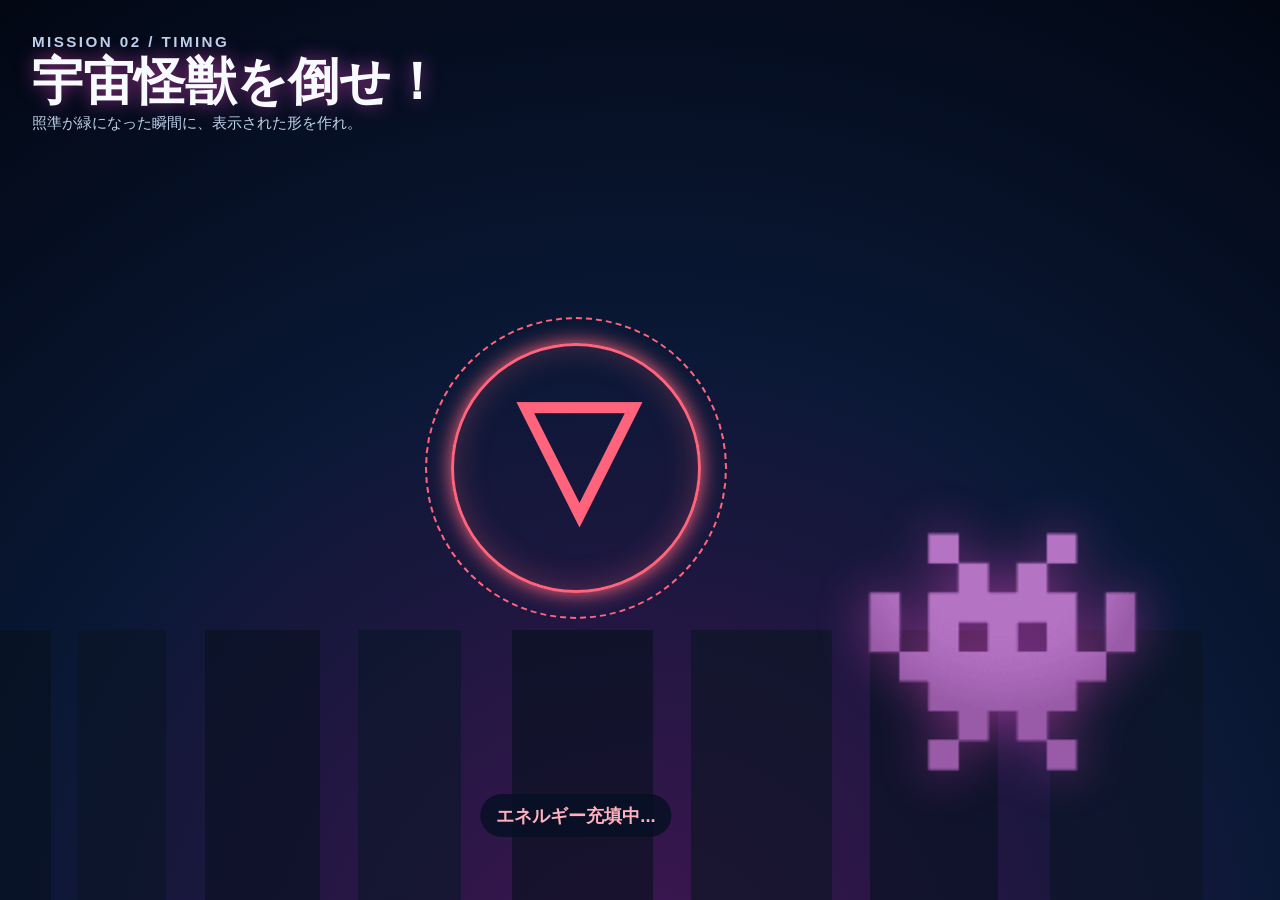
<file: mission-kaiju.html>
<!doctype html>
<html lang="ja">
<head>
  <meta charset="utf-8"><meta name="viewport" content="width=device-width, initial-scale=1"><title>ミッション2｜怪獣を倒せ</title>
  <style>
    :root{font-family:"BIZ UDPGothic","Yu Gothic",sans-serif;color:#f7fbff;background:#030919;color-scheme:dark}*{box-sizing:border-box}body{margin:0;min-height:100vh;overflow:hidden;background:radial-gradient(circle at 50% 110%,#401552,#0a1835 55%,#020713)}.arena{position:relative;display:grid;height:100vh;place-items:center;overflow:hidden}.city{position:absolute;right:0;bottom:0;left:0;height:30%;opacity:.65;background:linear-gradient(90deg,#07101f 4%,transparent 4% 6%,#0a1425 6% 13%,transparent 13% 16%,#081020 16% 25%,transparent 25% 28%,#0b1628 28% 36%,transparent 36% 40%,#07101e 40% 51%,transparent 51% 54%,#0b1422 54% 65%,transparent 65% 68%,#071120 68% 78%,transparent 78% 82%,#0a1425 82% 94%,transparent 94%)}.mission-copy{position:absolute;z-index:6;top:clamp(12px,3vw,28px);left:clamp(14px,3vw,32px)}.tag{margin:0;color:#ffd84a;font-size:clamp(.6rem,1.6vw,.78rem);font-weight:900;letter-spacing:.16em}.mission-copy h1{margin:.2rem 0;font-size:clamp(1.35rem,5vw,3.2rem);line-height:1.05;text-shadow:0 0 18px #ff4fd888}.mission-copy p{margin:.3rem 0;color:#bed2ea;font-size:clamp(.7rem,1.8vw,.95rem)}.kaiju{position:absolute;right:10%;bottom:12%;font-size:clamp(6rem,25vw,15rem);filter:drop-shadow(0 0 25px #ff4fd877);animation:stomp .75s steps(2) infinite}.target{position:absolute;left:45%;top:52%;display:grid;width:min(40vw,250px);aspect-ratio:1;place-items:center;border:3px solid #ff647c;border-radius:50%;box-shadow:0 0 20px #ff647c,inset 0 0 32px #ff647c44;color:#ff647c;font:900 min(24vw,145px)/1 sans-serif;transform:translate(-50%,-50%);transition:.18s}.target:before{position:absolute;inset:-12%;border:2px dashed currentColor;border-radius:50%;content:"";animation:spin 4s linear infinite}.target.ready{color:#5dffb3;border-color:#5dffb3;box-shadow:0 0 35px #5dffb3,inset 0 0 42px #5dffb355;animation:ready .55s infinite alternate}.cue{position:absolute;z-index:8;left:45%;bottom:7%;padding:.55rem 1rem;border-radius:99px;background:#080f24dd;color:#ffb1bd;font-size:clamp(.8rem,2.2vw,1.15rem);font-weight:900;transform:translateX(-50%)}.cue.now{background:#5dffb3;color:#052418;box-shadow:0 0 25px #5dffb3;font-size:clamp(1.1rem,3vw,1.6rem)}.blast{position:absolute;z-index:10;left:45%;top:52%;width:20px;height:20px;border-radius:50%;background:white;box-shadow:0 0 25px white,0 0 70px #54ecff,0 0 120px #ff4fd8;opacity:0}.blast.on{animation:blast .7s ease}.result{position:absolute;z-index:20;inset:0;display:grid;place-items:center;background:#020715dd;text-align:center}.result[hidden]{display:none}.result strong{font-size:clamp(2.1rem,9vw,5.5rem);text-shadow:0 0 25px currentColor}.result.success strong{color:#5dffb3}.result.fail strong{color:#ff647c}.result p{color:#d5e5f6}@keyframes spin{to{transform:rotate(360deg)}}@keyframes stomp{to{transform:translateY(7px) rotate(2deg)}}@keyframes ready{to{transform:translate(-50%,-50%) scale(1.08)}}@keyframes blast{0%{opacity:1;transform:translate(-50%,-50%) scale(.2)}100%{opacity:0;transform:translate(-50%,-50%) scale(18)}}@media(max-height:430px){.kaiju{font-size:34vh}.target{width:38vh}.mission-copy h1{font-size:1.3rem}}
  </style>
</head>
<body><main class="arena"><div class="city"></div><section class="mission-copy"><p class="tag">MISSION 02 / TIMING</p><h1>宇宙怪獣を倒せ！</h1><p>照準が緑になった瞬間に、表示された形を作れ。</p></section><div class="kaiju" aria-hidden="true">👾</div><div class="target" id="target">△</div><div class="cue" id="cue">エネルギー充填中...</div><div class="blast" id="blast"></div><section class="result" id="result" hidden><div><strong id="resultTitle"></strong><p id="resultText"></p></div></section></main>
  <script>
    // このHTMLだけが「正しいタイミング」の合否を判定します。
    const required = Math.random()>.5?'delta':'napla'; const symbol=required==='delta'?'△':'▽';
    const target=document.getElementById('target'), cue=document.getElementById('cue'); target.textContent=symbol;
    let started=0, success=false, ended=false, raf;
    function loop(){if(ended)return;const elapsed=(performance.now()-started)/1000;const ready=elapsed>=4.1&&elapsed<=6.2;target.classList.toggle('ready',ready);cue.className=`cue ${ready?'now':''}`;cue.textContent=ready?`いまだ！ ${symbol}を作れ！`:elapsed<4.1?'エネルギー充填中...':'次の機会を待て...';raf=requestAnimationFrame(loop)}
    function cast(data){if(ended||data.gesture!==required)return;const elapsed=(performance.now()-started)/1000;if(elapsed>=4.1&&elapsed<=6.2){success=true;document.getElementById('blast').classList.remove('on');void document.body.offsetWidth;document.getElementById('blast').classList.add('on');cue.textContent='命中！'}}
    function finish(){if(ended)return;ended=true;cancelAnimationFrame(raf);const box=document.getElementById('result');box.hidden=false;box.className=`result ${success?'success':'fail'}`;document.getElementById('resultTitle').textContent=success?'怪獣撃破！':'攻撃失敗！';document.getElementById('resultText').textContent=success?'完璧なタイミングだ！':'緑色の「いまだ！」で形を作ろう。';parent.postMessage({type:'mission-result',success,score:success?100:0,reason:'timing'},'*')}
    addEventListener('message',e=>{const d=e.data||{};if(d.type==='mission-start'){started=performance.now();loop();setTimeout(finish,10000)}if(d.type==='gesture')cast(d)});
    parent.postMessage({type:'mission-ready',mission:'kaiju',title:'宇宙怪獣を倒せ！',instruction:`照準が緑になったら${symbol}を作れ`},'*');
  </script>
</body></html>
</file>
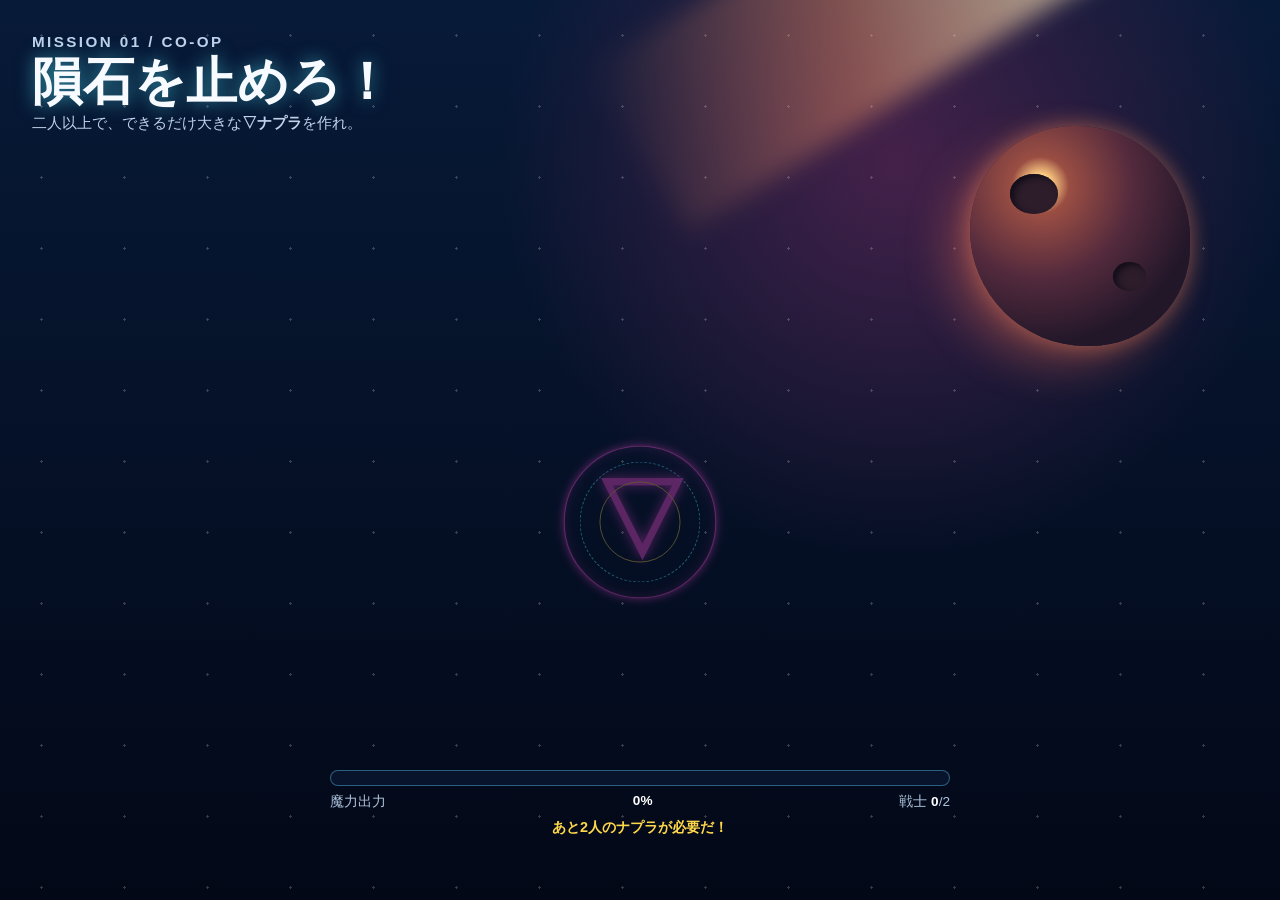
<file: mission-meteor.html>
<!doctype html>
<html lang="ja">
<head>
  <meta charset="utf-8">
  <meta name="viewport" content="width=device-width, initial-scale=1">
  <title>ミッション1｜隕石を止めろ</title>
  <style>
    :root{font-family:"BIZ UDPGothic","Yu Gothic",sans-serif;color:#f7fbff;background:#030919;color-scheme:dark}*{box-sizing:border-box}body{margin:0;min-height:100vh;overflow:hidden;background:radial-gradient(circle at 70% 18%,#45214a 0,transparent 34%),linear-gradient(#071a38,#030817)}.arena{position:relative;display:grid;height:100vh;place-items:center;overflow:hidden}.stars{position:absolute;inset:0;background-image:radial-gradient(circle,#fff 0 1px,transparent 1.3px);background-size:83px 71px;opacity:.2}.mission-copy{position:absolute;z-index:5;top:clamp(12px,3vw,28px);left:clamp(14px,3vw,32px);max-width:62%}.tag{margin:0;color:#ffd84a;font-size:clamp(.6rem,1.6vw,.78rem);font-weight:900;letter-spacing:.16em}.mission-copy h1{margin:.2rem 0;font-size:clamp(1.35rem,5vw,3.2rem);line-height:1.05;text-shadow:0 0 18px #54ecff88}.mission-copy p{margin:.3rem 0;color:#bed2ea;font-size:clamp(.7rem,1.8vw,.95rem)}.meteor{position:absolute;right:7%;top:14%;width:clamp(90px,22vw,220px);aspect-ratio:1;border-radius:48% 52% 46% 54%;background:radial-gradient(circle at 32% 27%,#ffcf83 0 5%,#9a4e43 13%,#542a3d 42%,#221729 72%);box-shadow:-22px 18px 45px #ff775455,0 0 22px #ff8f5a77;animation:threat 1.2s ease-in-out infinite alternate}.meteor:before,.meteor:after{position:absolute;border-radius:50%;background:#2d1d2b;box-shadow:inset 4px 3px 6px #120d19;content:""}.meteor:before{width:22%;height:18%;top:22%;left:18%}.meteor:after{width:15%;height:13%;right:20%;bottom:25%}.trail{position:absolute;right:15%;top:-8%;width:38%;height:21%;background:linear-gradient(110deg,transparent,#ff9c6466,#fff2c4aa);filter:blur(12px);transform:rotate(-32deg)}.circle{position:absolute;left:50%;top:58%;width:min(56vw,340px);aspect-ratio:1;border:3px solid #ff4fd8;border-radius:50%;box-shadow:0 0 22px #ff4fd8,inset 0 0 25px #ff4fd855;transform:translate(-50%,-50%) scale(.45);opacity:.35;transition:.2s}.circle:before,.circle:after{position:absolute;inset:10%;border:2px dashed #54ecff;border-radius:50%;content:"";animation:spin 5s linear infinite}.circle:after{inset:23%;border-style:solid;border-color:#ffd84a;animation-direction:reverse}.glyph{position:absolute;inset:0;display:grid;place-items:center;color:#ff4fd8;font:900 min(34vw,210px)/1 sans-serif;text-shadow:0 0 26px currentColor}.power{position:absolute;z-index:6;bottom:7%;width:min(620px,82%);text-align:center}.bar{height:16px;overflow:hidden;border:1px solid #67cfff66;border-radius:99px;background:#07142c}.fill{height:100%;width:0;background:linear-gradient(90deg,#54ecff,#ff4fd8,#ffd84a);box-shadow:0 0 18px #54ecff;transition:width .2s}.power-row{display:flex;justify-content:space-between;margin-top:.45rem;color:#afc4dd;font-size:clamp(.68rem,2vw,.85rem)}.power-row b{color:#fff}.team-warning{margin:.45rem 0 0;color:#ffd84a;font-size:clamp(.72rem,2vw,.9rem);font-weight:900}.flash{position:absolute;z-index:10;inset:0;background:white;opacity:0;pointer-events:none}.flash.on{animation:flash .45s ease}.result{position:absolute;z-index:20;inset:0;display:grid;place-items:center;background:#020715dd;text-align:center}.result[hidden]{display:none}.result strong{font-size:clamp(2.1rem,9vw,5.5rem);text-shadow:0 0 25px currentColor}.result.success strong{color:#54ecff}.result.fail strong{color:#ff647c}.result p{color:#d5e5f6}@keyframes spin{to{transform:rotate(360deg)}}@keyframes threat{to{transform:translate(-10px,9px) rotate(3deg)}}@keyframes flash{50%{opacity:.95}}@media(max-height:430px){.circle{width:38vh}.power{bottom:3%}.meteor{width:25vh}.mission-copy h1{font-size:1.3rem}}
  </style>
</head>
<body>
  <main class="arena">
    <div class="stars"></div><div class="trail"></div><div class="meteor"></div>
    <section class="mission-copy"><p class="tag">MISSION 01 / CO-OP</p><h1>隕石を止めろ！</h1><p>二人以上で、できるだけ大きな<strong>▽ナプラ</strong>を作れ。</p></section>
    <div class="circle" id="circle"><span class="glyph">▽</span></div>
    <section class="power"><div class="bar"><div class="fill" id="fill"></div></div><div class="power-row"><span>魔力出力</span><b id="powerText">0%</b><span>戦士 <b id="heroCount">0</b>/2</span></div><p class="team-warning" id="teamWarning">あと2人のナプラが必要だ！</p></section>
    <div class="flash" id="flash"></div><section class="result" id="result" hidden><div><strong id="resultTitle"></strong><p id="resultText"></p></div></section>
  </main>
  <script>
    // このHTMLだけが「大きさ＋二人協力」の合否を判定します。
    const contributors = new Set(); let maxPower = 0; let ended = false; let timer;
    const circle = document.getElementById('circle'), fill = document.getElementById('fill');
    function cast(data){
      if(ended || data.gesture !== 'napla') return;
      contributors.add(data.participantId || 'local');
      const teamBonus = Math.min(22, Math.max(0, contributors.size - 1) * 22);
      maxPower = Math.max(maxPower, Math.min(100, Math.round((data.size || .45) * 112 + teamBonus)));
      fill.style.width = `${maxPower}%`; document.getElementById('powerText').textContent = `${maxPower}%`;
      document.getElementById('heroCount').textContent = Math.min(2, contributors.size);
      document.getElementById('teamWarning').textContent = contributors.size >= 2 ? '協力成立！そのまま形を大きく！' : 'あと1人のナプラが必要だ！';
      circle.style.opacity = String(.35 + maxPower / 160); circle.style.transform = `translate(-50%,-50%) scale(${.45 + maxPower/180})`;
      document.getElementById('flash').classList.remove('on'); void document.body.offsetWidth; document.getElementById('flash').classList.add('on');
    }
    function finish(){
      if(ended) return; ended = true; const success = contributors.size >= 2 && maxPower >= 72;
      const box=document.getElementById('result'); box.hidden=false; box.className=`result ${success?'success':'fail'}`;
      document.getElementById('resultTitle').textContent=success?'防衛成功！':'隕石接近！';
      document.getElementById('resultText').textContent=success?'二人のナプラが隕石を消し飛ばした。':contributors.size<2?'この課題には二人以上の力が必要だ。':'もっと大きなナプラを作ろう。';
      parent.postMessage({type:'mission-result',success,score:maxPower,reason:contributors.size<2?'need-two':'size'},'*');
    }
    addEventListener('message',e=>{const d=e.data||{};if(d.type==='mission-start'){clearTimeout(timer);timer=setTimeout(finish,10000)}if(d.type==='gesture')cast(d)});
    parent.postMessage({type:'mission-ready',mission:'meteor',title:'隕石を止めろ！',instruction:'二人以上で、大きな▽ナプラを作れ'},'*');
  </script>
</body>
</html>
</file>
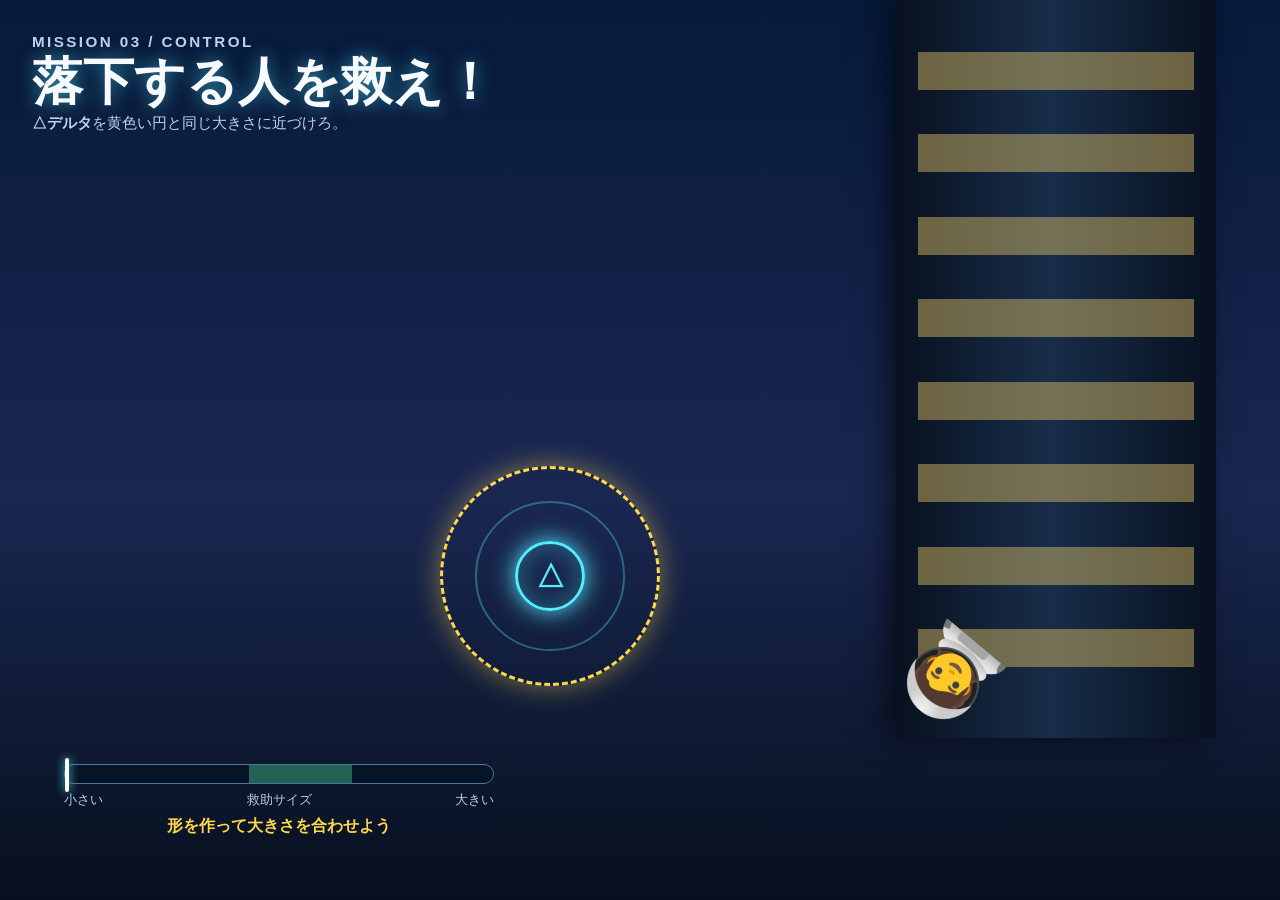
<file: mission-rescue.html>
<!doctype html>
<html lang="ja">
<head>
  <meta charset="utf-8"><meta name="viewport" content="width=device-width, initial-scale=1"><title>ミッション3｜落下する人を救え</title>
  <style>
    :root{font-family:"BIZ UDPGothic","Yu Gothic",sans-serif;color:#f7fbff;background:#030919;color-scheme:dark}*{box-sizing:border-box}body{margin:0;min-height:100vh;overflow:hidden;background:linear-gradient(#061a3a,#1a2751 55%,#07101e)}.arena{position:relative;display:grid;height:100vh;place-items:center;overflow:hidden}.building{position:absolute;right:5%;top:0;width:25%;height:82%;background:linear-gradient(90deg,#08111f,#182d49 48%,#07101e);box-shadow:-10px 0 28px #0008}.building:before{position:absolute;inset:7%;background:repeating-linear-gradient(#ffd86e 0 6%,transparent 6% 13%);opacity:.4;content:""}.mission-copy{position:absolute;z-index:6;top:clamp(12px,3vw,28px);left:clamp(14px,3vw,32px);max-width:62%}.tag{margin:0;color:#ffd84a;font-size:clamp(.6rem,1.6vw,.78rem);font-weight:900;letter-spacing:.16em}.mission-copy h1{margin:.2rem 0;font-size:clamp(1.35rem,5vw,3.2rem);line-height:1.05;text-shadow:0 0 18px #54ecff88}.mission-copy p{margin:.3rem 0;color:#bed2ea;font-size:clamp(.7rem,1.8vw,.95rem)}.falling{position:absolute;z-index:4;right:22%;top:15%;font-size:clamp(2.5rem,7vw,5rem);animation:fall 10s linear forwards}.target-zone{position:absolute;left:43%;top:64%;width:min(34vw,220px);aspect-ratio:1;border:3px dashed #ffd84a;border-radius:50%;box-shadow:0 0 28px #ffd84a77;transform:translate(-50%,-50%)}.target-zone:before{position:absolute;inset:15%;border:2px solid #54ecff55;border-radius:50%;content:""}.circle{position:absolute;left:43%;top:64%;width:70px;aspect-ratio:1;border:3px solid #54ecff;border-radius:50%;box-shadow:0 0 25px #54ecff,inset 0 0 28px #54ecff55;transform:translate(-50%,-50%);transition:.16s}.circle span{position:absolute;inset:0;display:grid;place-items:center;color:#54ecff;font:900 1.8em/1 sans-serif}.meter{position:absolute;z-index:7;left:5%;bottom:7%;width:min(55%,430px)}.meter-track{position:relative;height:20px;border:1px solid #4f759d;border-radius:99px;background:#071426}.good-zone{position:absolute;left:43%;width:24%;height:100%;background:#5dffb355}.needle{position:absolute;top:-7px;left:0;width:4px;height:34px;border-radius:4px;background:white;box-shadow:0 0 10px #54ecff;transition:left .16s}.meter-labels{display:flex;justify-content:space-between;margin-top:.45rem;color:#b8cce2;font-size:clamp(.65rem,2vw,.82rem)}.feedback{margin:.45rem 0 0;color:#ffd84a;font-weight:900;text-align:center}.result{position:absolute;z-index:20;inset:0;display:grid;place-items:center;background:#020715dd;text-align:center}.result[hidden]{display:none}.result strong{font-size:clamp(2.1rem,9vw,5.5rem);text-shadow:0 0 25px currentColor}.result.success strong{color:#5dffb3}.result.fail strong{color:#ff647c}.result p{color:#d5e5f6}@keyframes fall{to{top:70%;transform:rotate(220deg)}}@media(max-height:430px){.target-zone{width:38vh}.mission-copy h1{font-size:1.3rem}.falling{font-size:11vh}.meter{bottom:3%}}
  </style>
</head>
<body><main class="arena"><div class="building"></div><section class="mission-copy"><p class="tag">MISSION 03 / CONTROL</p><h1>落下する人を救え！</h1><p><strong>△デルタ</strong>を黄色い円と同じ大きさに近づけろ。</p></section><div class="falling" aria-hidden="true">🧑‍🚀</div><div class="target-zone"></div><div class="circle" id="circle"><span>△</span></div><section class="meter"><div class="meter-track"><div class="good-zone"></div><div class="needle" id="needle"></div></div><div class="meter-labels"><span>小さい</span><span>救助サイズ</span><span>大きい</span></div><p class="feedback" id="feedback">形を作って大きさを合わせよう</p></section><section class="result" id="result" hidden><div><strong id="resultTitle"></strong><p id="resultText"></p></div></section></main>
  <script>
    // このHTMLだけが「設定された大きさに近いか」を判定します。
    const targetSize=.55,tolerance=.12;let bestDiff=1,bestSize=0,ended=false;
    function cast(data){if(ended||data.gesture!=='delta')return;const size=Math.max(.05,Math.min(.95,data.size||.45));const diff=Math.abs(size-targetSize);if(diff<bestDiff){bestDiff=diff;bestSize=size}document.getElementById('needle').style.left=`${size*100}%`;const diameter=55+size*250;document.getElementById('circle').style.width=`${diameter}px`;document.getElementById('circle').style.fontSize=`${Math.max(18,diameter*.34)}px`;document.getElementById('feedback').textContent=diff<=tolerance?'その大きさだ！保て！':size<targetSize?'もっと大きく！':'少し小さく！'}
    function finish(){if(ended)return;ended=true;const success=bestDiff<=tolerance;const score=Math.max(0,Math.round(100-bestDiff*250));const box=document.getElementById('result');box.hidden=false;box.className=`result ${success?'success':'fail'}`;document.getElementById('resultTitle').textContent=success?'救助成功！':'救助失敗！';document.getElementById('resultText').textContent=success?'デルタの力で、やさしく受け止めた。':'黄色い円に近い大きさをねらおう。';parent.postMessage({type:'mission-result',success,score,reason:'size-match'},'*')}
    addEventListener('message',e=>{const d=e.data||{};if(d.type==='mission-start')setTimeout(finish,10000);if(d.type==='gesture')cast(d)});
    parent.postMessage({type:'mission-ready',mission:'rescue',title:'落下する人を救え！',instruction:'△デルタを黄色い円と同じ大きさにせよ'},'*');
  </script>
</body></html>
</file>
<file: style.css>
/* =========================================================
   宇宙戦士デルタ・ナプラ 共通デザイン
   色はここを変更すると、チュートリアルとゲームへ一括反映されます。
   ========================================================= */
:root {
  --space-950: #020713;
  --space-900: #07142f;
  --space-800: #0d2450;
  --panel: rgba(8, 24, 53, .88);
  --panel-light: rgba(20, 48, 91, .78);
  --cyan: #54ecff;
  --cyan-soft: #c3f9ff;
  --magenta: #ff4fd8;
  --gold: #ffd84a;
  --green: #5dffb3;
  --danger: #ff647c;
  --white: #f7fbff;
  --muted: #a9bed7;
  --line: rgba(137, 219, 255, .22);
  --shadow: 0 22px 70px rgba(0, 0, 0, .45);
  --radius-lg: 28px;
  --radius-md: 18px;
  --safe-top: env(safe-area-inset-top, 0px);
  --safe-bottom: env(safe-area-inset-bottom, 0px);
  color-scheme: dark;
  font-family: "BIZ UDPGothic", "Yu Gothic UI", "Yu Gothic", system-ui, sans-serif;
}

* { box-sizing: border-box; }
html { min-height: 100%; background: var(--space-950); }
body { margin: 0; min-height: 100vh; min-height: 100dvh; color: var(--white); overflow-x: hidden; }
button, input { font: inherit; }
button { color: inherit; }
button:focus-visible, input:focus-visible, summary:focus-visible, a:focus-visible {
  outline: 3px solid var(--gold); outline-offset: 3px;
}

.tutorial-body, .game-body {
  position: relative;
  background:
    radial-gradient(circle at 84% 16%, rgba(255, 79, 216, .18), transparent 24rem),
    radial-gradient(circle at 12% 80%, rgba(84, 236, 255, .14), transparent 30rem),
    linear-gradient(145deg, var(--space-950), var(--space-900) 52%, #100a33);
}

.star-field, .star-field::before, .star-field::after {
  position: fixed; inset: 0; pointer-events: none; content: "";
  background-image:
    radial-gradient(circle, rgba(255,255,255,.9) 0 1px, transparent 1.5px),
    radial-gradient(circle, rgba(84,236,255,.75) 0 1px, transparent 1.6px);
  background-position: 14px 18px, 84px 73px;
  background-size: 113px 97px, 157px 131px;
  opacity: .28;
}
.star-field::before { transform: scale(1.25) rotate(8deg); opacity: .18; }
.star-field::after { transform: scale(.8) rotate(-9deg); opacity: .13; }

.eyebrow { margin: 0 0 .35rem; color: var(--cyan); font-size: .72rem; font-weight: 900; letter-spacing: .19em; }
.micro-copy { margin: .75rem 0 0; color: var(--muted); font-size: .78rem; line-height: 1.6; }
.lead { color: #d9e8f8; line-height: 1.7; }
kbd { display: inline-grid; min-width: 1.9rem; min-height: 1.7rem; place-items: center; padding: .1rem .42rem; border: 1px solid #8398b3; border-bottom-width: 3px; border-radius: 6px; background: #132440; color: white; font: 800 .8rem/1 monospace; }

/* ボタン */
.primary-button, .secondary-button, .role-card, .gesture-button, .text-button, .icon-button, .audio-unlock {
  border: 0; cursor: pointer; touch-action: manipulation;
}
.primary-button, .secondary-button {
  min-height: 52px; padding: .85rem 1.35rem; border-radius: 999px; font-weight: 900; letter-spacing: .03em;
}
.primary-button {
  background: linear-gradient(115deg, var(--cyan), #58a4ff); color: #041024;
  box-shadow: 0 0 0 1px rgba(255,255,255,.35) inset, 0 9px 28px rgba(84,236,255,.22);
}
.primary-button:hover { filter: brightness(1.1); transform: translateY(-1px); }
.primary-button:disabled { cursor: wait; opacity: .45; filter: grayscale(.7); transform: none; }
.primary-button.wide { width: 100%; }
.secondary-button { border: 1px solid var(--line); background: rgba(255,255,255,.075); color: var(--white); }
.secondary-button:hover { background: rgba(255,255,255,.13); }
.secondary-button:disabled { opacity: .3; cursor: default; }
.text-button { min-height: 44px; padding: .5rem .85rem; background: transparent; color: var(--muted); font-weight: 800; }
.icon-button { display: grid; width: 44px; height: 44px; place-items: center; border: 1px solid var(--line); border-radius: 50%; background: rgba(255,255,255,.08); font-weight: 900; }

/* ブランド */
.brand-mark { position: relative; display: grid; width: 76px; height: 76px; place-items: center; flex: 0 0 auto; }
.brand-mark::before, .brand-mark::after { position: absolute; inset: 4px; border: 2px solid var(--cyan); border-radius: 50%; content: ""; box-shadow: 0 0 18px rgba(84,236,255,.55); }
.brand-mark::after { inset: 12px; border-color: var(--magenta); }
.brand-mark span { position: absolute; font-weight: 900; font-size: 1.7rem; filter: drop-shadow(0 0 7px currentColor); }
.brand-mark span:first-child { top: 10px; color: var(--cyan); }
.brand-mark span:last-child { bottom: 8px; color: var(--magenta); }
.brand-mark.small { width: 44px; height: 44px; }
.brand-mark.small span { font-size: .95rem; }
.brand-mark.small span:first-child { top: 7px; }
.brand-mark.small span:last-child { bottom: 5px; }
.brand-mark.small::before { inset: 1px; }
.brand-mark.small::after { inset: 7px; }

/* =========================================================
   チュートリアル
   ========================================================= */
.tutorial-body { display: grid; place-items: center; padding: max(18px, var(--safe-top)) 18px max(18px, var(--safe-bottom)); }
.tutorial-shell { position: relative; z-index: 1; display: grid; width: min(940px, 100%); min-height: min(760px, calc(100dvh - 36px)); grid-template-rows: auto 1fr auto; }
.tutorial-header { display: flex; align-items: center; gap: 1rem; padding: .4rem .6rem 1rem; }
.tutorial-header h1 { margin: 0; font-size: clamp(1.05rem, 2vw, 1.45rem); line-height: 1.05; letter-spacing: .05em; }
.tutorial-header h1 strong { display: inline-block; margin-top: .28rem; color: var(--white); font-size: 1.35em; text-shadow: 0 0 20px rgba(84,236,255,.42); }
.tutorial-header .text-button { margin-left: auto; }
.tutorial-card { position: relative; display: grid; min-height: 500px; overflow: hidden; border: 1px solid var(--line); border-radius: var(--radius-lg); background: linear-gradient(145deg, rgba(16,42,81,.91), rgba(5,17,40,.94)); box-shadow: var(--shadow); }
.tutorial-card::before { position: absolute; top: -110px; right: -110px; width: 330px; height: 330px; border: 1px solid rgba(84,236,255,.18); border-radius: 50%; content: ""; box-shadow: 0 0 0 32px rgba(84,236,255,.025), 0 0 0 66px rgba(255,79,216,.025); }
.tutorial-page { z-index: 1; align-self: center; width: min(660px, 100%); margin: auto; padding: clamp(1.4rem, 5vw, 3.4rem); text-align: center; }
.tutorial-page.is-active { animation: page-in .42s ease both; }
.tutorial-page h2 { margin: .35rem 0 .8rem; font-size: clamp(1.7rem, 5vw, 3.1rem); line-height: 1.25; }
.tutorial-page > p:not(.step-label, .micro-copy) { margin: .5rem auto 1.1rem; color: #d7e6f7; font-size: clamp(.95rem, 2vw, 1.16rem); line-height: 1.9; }
.step-label { color: var(--gold); font-size: .72rem; font-weight: 900; letter-spacing: .16em; }
.tutorial-visual { position: relative; min-height: 125px; margin: 0 auto 1rem; }
.hero-orbit { width: 200px; }
.planet { position: absolute; top: 15px; left: 55px; width: 90px; height: 90px; border-radius: 50%; background: radial-gradient(circle at 35% 30%, #a7f5ff 0 5%, #2fa7d2 18%, #225fa5 48%, #0d2654 72%); box-shadow: 0 0 35px rgba(84,236,255,.45); }
.orbit { position: absolute; z-index: 2; font-size: 2.8rem; font-weight: 900; filter: drop-shadow(0 0 8px currentColor); }
.orbit-a { top: 0; left: 16px; color: var(--cyan); animation: float 2.4s ease-in-out infinite; }
.orbit-b { right: 4px; bottom: 0; color: var(--magenta); animation: float 2.4s .7s ease-in-out infinite; }
.voice-line { margin: 1rem auto 0; padding: .75rem 1rem; border-left: 3px solid var(--cyan); border-right: 3px solid var(--magenta); background: rgba(0,0,0,.2); color: var(--cyan-soft); font-weight: 800; }
.team-visual { display: flex; align-items: center; justify-content: center; gap: 1rem; font-size: 3rem; }
.beam { color: var(--cyan); font-size: 1.7rem; letter-spacing: .2rem; text-shadow: 0 0 15px currentColor; animation: beam-pulse 1.1s infinite alternate; }
.info-grid { display: grid; gap: .7rem; margin: 1rem auto 0; }
.info-grid.two { grid-template-columns: repeat(2, 1fr); }
.info-grid > div { display: grid; gap: .2rem; padding: 1rem; border: 1px solid var(--line); border-radius: var(--radius-md); background: rgba(255,255,255,.045); }
.info-grid span { font-size: 1.8rem; }.info-grid small { color: var(--muted); }
.streak-visual { display: flex; align-items: center; justify-content: center; gap: .75rem; }
.streak-visual span, .streak-meter span { display: grid; width: 44px; height: 44px; place-items: center; border: 2px solid #4b6380; border-radius: 50%; background: #0d1b35; color: #7990ab; font-weight: 900; }
.streak-visual span.streak-on, .streak-meter span.is-on { border-color: var(--gold); background: var(--gold); color: #271a00; box-shadow: 0 0 18px rgba(255,216,74,.5); }
.streak-visual i, .streak-meter i { width: 34px; height: 3px; background: #40536d; }
.pose-samples { display: grid; grid-template-columns: repeat(2, 1fr); gap: 1rem; margin-bottom: 1rem; }
.pose-samples > div { display: grid; gap: .4rem; justify-items: center; padding: 1rem; border: 1px solid var(--line); border-radius: var(--radius-md); background: rgba(255,255,255,.04); }
.pose-samples small { color: var(--muted); }
.pose-icon { display: grid; width: 72px; height: 72px; place-items: center; border-radius: 50%; font: 900 3.3rem/1 sans-serif; }
.delta-icon { color: var(--cyan); text-shadow: 0 0 16px currentColor; }
.napla-icon { color: var(--magenta); text-shadow: 0 0 16px currentColor; }
.key-guide { margin-top: 1rem; color: var(--muted); font-weight: 800; }
.phone-flow { display: flex; align-items: center; justify-content: center; gap: 1rem; color: var(--cyan); }
.pc-icon, .phone-icon { display: grid; width: 80px; height: 100px; place-items: center; border: 3px solid currentColor; border-radius: 10px; font-size: 3rem; box-shadow: 0 0 18px rgba(84,236,255,.2); }
.pc-icon { width: 125px; height: 84px; }.flow-arrow { color: var(--gold); font-weight: 900; }
.numbered-list { max-width: 530px; margin: 1rem auto 0; padding: 0; list-style: none; counter-reset: step; text-align: left; }
.numbered-list li { position: relative; margin: .65rem 0; padding: .75rem 1rem .75rem 3.6rem; border-bottom: 1px solid var(--line); counter-increment: step; }
.numbered-list li::before { position: absolute; left: .65rem; top: .55rem; display: grid; width: 30px; height: 30px; place-items: center; border-radius: 50%; background: var(--cyan); color: #06142b; content: counter(step); font-weight: 900; }
.privacy-visual { display: flex; align-items: center; justify-content: center; gap: 1.3rem; font-size: 3rem; }
.shield { display: grid; width: 70px; height: 80px; place-items: center; background: linear-gradient(160deg, var(--cyan), #508dff); color: #061329; clip-path: polygon(50% 0, 94% 15%, 90% 68%, 50% 100%, 10% 68%, 6% 15%); font-size: 2rem; font-weight: 900; }
.notice { padding: .9rem 1rem; border: 1px solid var(--line); border-radius: 12px; background: rgba(255,255,255,.05); color: #d8e6f5; font-size: .88rem; line-height: 1.55; }
.notice.safe { border-color: rgba(93,255,179,.35); background: rgba(93,255,179,.07); }
.ready-visual { display: grid; min-height: 100px; place-items: center; color: var(--gold); font-size: 4.8rem; filter: drop-shadow(0 0 20px rgba(255,216,74,.7)); animation: ready-pulse 1s infinite alternate; }
.check-list { display: grid; max-width: 540px; gap: .55rem; margin: 1rem auto; text-align: left; }
.check-list label { display: flex; align-items: center; gap: .7rem; padding: .72rem 1rem; border: 1px solid var(--line); border-radius: 12px; background: rgba(255,255,255,.04); }
.check-list input { width: 21px; height: 21px; accent-color: var(--cyan); }
.rule-list { display: grid; gap: .65rem; max-width: 570px; margin: 1rem auto 0; padding: 0; list-style: none; text-align: left; }
.rule-list li { display: flex; align-items: center; gap: .9rem; padding: .65rem 1rem; border-bottom: 1px solid var(--line); }
.rule-list li span { display: grid; width: 44px; height: 44px; place-items: center; border: 1px solid var(--cyan); border-radius: 50%; color: var(--cyan); font-weight: 900; }
.tutorial-footer { padding: 1rem .6rem .2rem; }
.page-dots { display: flex; justify-content: center; gap: .55rem; margin-bottom: .75rem; }
.page-dot { width: 10px; height: 10px; padding: 0; border: 0; border-radius: 50%; background: #40536c; cursor: pointer; }
.page-dot.is-current { width: 28px; border-radius: 99px; background: var(--cyan); box-shadow: 0 0 12px rgba(84,236,255,.5); }
.tutorial-actions { display: flex; justify-content: space-between; gap: 1rem; }

/* =========================================================
   ゲーム共通・メニュー
   ========================================================= */
.game-body { height: 100vh; height: 100dvh; overflow: hidden; }
.game-header { position: relative; z-index: 20; display: flex; height: 68px; align-items: center; gap: 1rem; padding: calc(.5rem + var(--safe-top)) clamp(.75rem, 3vw, 2rem) .5rem; border-bottom: 1px solid var(--line); background: rgba(2,7,19,.82); backdrop-filter: blur(12px); }
.compact-brand { display: flex; align-items: center; gap: .65rem; color: white; text-decoration: none; }
.compact-brand small, .compact-brand b { display: block; line-height: 1.06; }.compact-brand small { color: var(--muted); font-size: .62rem; }.compact-brand b { font-size: .96rem; }
.header-status { display: flex; align-items: center; gap: .5rem; margin-left: auto; color: var(--muted); font-size: .78rem; font-weight: 800; }
.status-light { width: 8px; height: 8px; border-radius: 50%; background: #6e7d90; box-shadow: 0 0 8px currentColor; }
.header-status.is-online .status-light { background: var(--green); }.header-status.is-error .status-light { background: var(--danger); }
.header-actions { display: flex; gap: .45rem; }
.game-shell { position: relative; z-index: 1; height: calc(100dvh - 68px); overflow: hidden; }
.screen { width: 100%; height: 100%; overflow: auto; padding: clamp(1rem, 3vw, 2rem); }
.screen.is-active { animation: screen-in .35s ease both; }
.menu-panel { border: 1px solid var(--line); border-radius: var(--radius-lg); background: linear-gradient(145deg, rgba(14,39,76,.91), rgba(5,16,38,.95)); box-shadow: var(--shadow); }
.command-panel { width: min(620px, 100%); margin: min(10vh, 80px) auto 0; padding: clamp(1.5rem, 4vw, 3rem); }
.command-panel h1, .join-panel h1 { margin: .2rem 0 .5rem; font-size: clamp(2rem, 6vw, 3.7rem); line-height: 1.1; }
.role-card { display: grid; width: 100%; min-height: 110px; grid-template-columns: auto 1fr auto; align-items: center; gap: 1rem; margin-top: 1.5rem; padding: 1rem 1.25rem; border: 1px solid rgba(84,236,255,.4); border-radius: var(--radius-md); background: linear-gradient(110deg, rgba(84,236,255,.16), rgba(88,164,255,.08)); text-align: left; }
.role-card:hover { border-color: var(--cyan); background: linear-gradient(110deg, rgba(84,236,255,.25), rgba(88,164,255,.13)); transform: translateY(-2px); }
.role-card b, .role-card small { display: block; }.role-card b { font-size: 1.25rem; }.role-card small { margin-top: .25rem; color: var(--muted); }.role-icon { color: var(--cyan); font-size: 2.8rem; }.role-arrow { color: var(--cyan); font-size: 1.7rem; }
.menu-note { display: flex; gap: .65rem; margin-top: 1.25rem; color: var(--muted); font-size: .86rem; line-height: 1.6; }
.lobby-grid { display: grid; width: min(1200px, 100%); min-height: 100%; grid-template-columns: minmax(270px, 350px) 1fr; gap: 1.2rem; margin: auto; align-content: center; }
.qr-panel, .ally-panel { padding: clamp(1rem, 2.5vw, 1.75rem); }
.qr-panel h2, .ally-panel h2 { margin: .1rem 0 1rem; }.qr-code { display: grid; width: 220px; min-height: 220px; place-items: center; margin: 0 auto; padding: 10px; border-radius: 16px; background: white; }.qr-code img, .qr-code canvas { max-width: 100%; height: auto !important; }
.room-label { text-align: center; color: var(--muted); }.room-label code { display: block; margin-top: .25rem; color: var(--cyan); font-size: 1rem; overflow-wrap: anywhere; }
.copy-button { width: 100%; }.join-url-details { margin-top: .65rem; color: var(--muted); font-size: .72rem; }.join-url-details p { overflow-wrap: anywhere; }
.panel-title-row { display: flex; align-items: flex-start; justify-content: space-between; gap: 1rem; }.count-badge { padding: .55rem .8rem; border-radius: 999px; background: rgba(84,236,255,.12); color: var(--cyan); }.count-badge b { font-size: 1.2rem; }
.participant-grid { display: grid; gap: .7rem; }
.lobby-participants { grid-template-columns: repeat(auto-fit, minmax(150px, 1fr)); min-height: 190px; }
.participant-card { min-width: 0; overflow: hidden; border: 1px solid var(--line); border-radius: 16px; background: #071126; }
.video-wrap { position: relative; overflow: hidden; aspect-ratio: 4/3; background: radial-gradient(circle at 50% 40%, #173d6b, #061023 70%); }
.participant-card video, .composite-canvas, .landmark-canvas { position: absolute; inset: 0; width: 100%; height: 100%; object-fit: cover; }
.participant-card video, .landmark-canvas { transform: scaleX(-1); }
.composite-canvas { z-index: 1; opacity: 0; background: #030919 url("assets/space-background.jpg") center/cover no-repeat; }
.landmark-canvas { z-index: 2; pointer-events: none; }
/* 自分の端末だけは生映像を隠し、Image Segmenterで合成したCanvasを表示します。 */
.participant-card.is-local-source video { opacity: 0; }
.participant-card.is-local-source .composite-canvas { opacity: 1; }
.participant-card footer { display: flex; justify-content: space-between; gap: .4rem; padding: .55rem .7rem; }.participant-card footer b { overflow: hidden; text-overflow: ellipsis; white-space: nowrap; }.participant-card footer small { color: var(--muted); }
.participant-signal { position: absolute; top: .45rem; left: .45rem; padding: .28rem .48rem; border-radius: 999px; background: rgba(0,0,0,.62); color: var(--muted); font-size: .64rem; font-weight: 900; }
.expression-strip { position: absolute; z-index: 5; right: .42rem; bottom: .42rem; display: flex; gap: .25rem; padding: .24rem .3rem; border: 1px solid rgba(255,255,255,.14); border-radius: 999px; background: rgba(0,0,0,.58); backdrop-filter: blur(5px); }
.expression-strip span { display: grid; width: 22px; height: 22px; place-items: center; border-radius: 50%; opacity: .35; filter: grayscale(1); transition: .15s ease; }
.expression-strip span.is-active { opacity: 1; filter: none; background: rgba(84,236,255,.2); box-shadow: 0 0 12px rgba(84,236,255,.8); transform: scale(1.2); }
.magic-overlay { position: absolute; inset: 12%; display: grid; place-items: center; pointer-events: none; opacity: 0; transition: opacity .12s; }
.magic-overlay::before, .magic-overlay::after { position: absolute; inset: 0; border: 2px solid var(--cyan); border-radius: 50%; content: ""; box-shadow: 0 0 18px var(--cyan), inset 0 0 18px rgba(84,236,255,.28); animation: spin 2.8s linear infinite; }
.magic-overlay::after { inset: 12%; border-style: dashed; border-color: var(--gold); animation-direction: reverse; }
.magic-overlay span { color: var(--cyan); font: 900 clamp(4rem, 9vw, 8rem)/1 sans-serif; text-shadow: 0 0 22px currentColor; }
.participant-card.is-casting .magic-overlay { opacity: 1; animation: cast-pop .45s ease both; }.participant-card.is-napla .magic-overlay span { color: var(--magenta); }.participant-card.is-napla .magic-overlay::before { border-color: var(--magenta); box-shadow: 0 0 18px var(--magenta); }
.lobby-actions { display: flex; justify-content: flex-end; gap: .7rem; margin-top: 1rem; }

.join-panel { width: min(540px, 100%); margin: min(8vh, 70px) auto 0; padding: clamp(1.5rem, 5vw, 3rem); text-align: center; }.field-label { display: block; margin: 1.3rem 0 .45rem; color: var(--cyan-soft); text-align: left; font-weight: 800; }.name-input { width: 100%; min-height: 54px; padding: .8rem 1rem; border: 1px solid #456689; border-radius: 13px; background: rgba(0,0,0,.28); color: white; font-size: 1.05rem; }.name-input::placeholder { color: #7590ae; }.join-panel .primary-button { margin-top: 1rem; }.privacy-short { color: var(--muted); font-size: .78rem; }

/* =========================================================
   ミッション・カメラ
   ========================================================= */
.mission-screen { overflow: hidden; padding: .7rem; }
.mission-layout { display: grid; height: 100%; grid-template-columns: minmax(230px, 30%) 1fr; gap: .7rem; }
.camera-column, .arena-column { min-width: 0; min-height: 0; }
.camera-column { display: grid; grid-template-rows: auto 1fr auto; gap: .55rem; }
.distance-alert { display: flex; align-items: center; justify-content: space-between; gap: .6rem; padding: .55rem .75rem; border: 1px solid rgba(255,216,74,.35); border-radius: 12px; background: rgba(255,216,74,.09); color: var(--gold); }.distance-alert span { color: #eadfa8; font-size: .7rem; }
.mission-participants { grid-template-columns: repeat(auto-fit, minmax(120px, 1fr)); align-content: start; overflow: auto; padding-right: 2px; }.mission-participants .participant-card footer { font-size: .72rem; }
.recognition-status { display: flex; align-items: center; gap: .5rem; min-height: 36px; padding: .45rem .65rem; border: 1px solid var(--line); border-radius: 10px; background: rgba(0,0,0,.2); color: var(--muted); font-size: .72rem; }.recognition-status.is-ready { color: var(--green); }.recognition-status.is-error { color: var(--danger); }.spinner { width: 12px; height: 12px; border: 2px solid #52657c; border-top-color: var(--cyan); border-radius: 50%; animation: spin .85s linear infinite; }.recognition-status.is-ready .spinner, .recognition-status.is-error .spinner { display: none; }
.arena-column { position: relative; display: grid; grid-template-rows: auto 1fr auto; gap: .55rem; }.mission-hud { display: flex; min-height: 48px; align-items: center; justify-content: space-between; gap: .8rem; padding: .15rem .4rem; }.streak-meter { display: flex; align-items: center; gap: .35rem; }.streak-meter span { width: 30px; height: 30px; font-size: .7rem; }.streak-meter i { width: 20px; height: 2px; }.timer-box { display: flex; align-items: baseline; gap: .5rem; }.timer-box small { color: var(--muted); font-weight: 900; letter-spacing: .14em; }.timer-box b { min-width: 3.9rem; color: var(--gold); font: 900 1.65rem/1 monospace; text-align: right; }
.mission-frame { width: 100%; height: 100%; min-height: 0; border: 1px solid var(--line); border-radius: var(--radius-md); background: #050c1b; }
.manual-controls { display: grid; grid-template-columns: repeat(2, minmax(0, 1fr)); gap: .65rem; }.gesture-button { display: grid; min-height: 58px; grid-template-columns: auto 1fr auto; align-items: center; gap: .6rem; padding: .55rem .85rem; border: 1px solid currentColor; border-radius: 14px; background: rgba(7,18,40,.91); }.gesture-button b { text-align: left; }.gesture-button small { opacity: .72; }.gesture-button.delta { color: var(--cyan); }.gesture-button.napla { color: var(--magenta); }.gesture-button:active { transform: scale(.98); background: rgba(255,255,255,.15); }

/* スマホ参加画面 */
.mobile-play-shell { display: grid; width: min(620px, 100%); height: 100%; min-height: 0; grid-template-rows: minmax(180px, 1fr) auto auto auto; gap: .65rem; margin: auto; }.mobile-camera-stage { min-height: 0; }.mobile-camera-stage .participant-card { height: 100%; }.mobile-camera-stage .video-wrap { height: calc(100% - 42px); aspect-ratio: auto; }.mobile-status-card { padding: .75rem 1rem; border: 1px solid var(--line); border-radius: 14px; background: var(--panel); }.mobile-status-card h2 { display: inline; margin: 0 .5rem; font-size: 1.05rem; }.mobile-status-card p { margin: .4rem 0; color: var(--muted); font-size: .78rem; }.connection-chip { padding: .25rem .5rem; border-radius: 99px; background: rgba(255,216,74,.12); color: var(--gold); font-size: .67rem; font-weight: 900; }.connection-chip.is-online { background: rgba(93,255,179,.12); color: var(--green); }.mobile-gesture-readout { color: var(--cyan); font-weight: 900; }.mobile-controls .gesture-button { min-height: 68px; grid-template-columns: 1fr; text-align: center; }.mobile-controls .gesture-button b { text-align: center; }.distance-mobile { margin: 0; color: var(--gold); font-size: .72rem; text-align: center; }

/* カットイン・エンディング・メッセージ */
.hero-cut-in { position: fixed; z-index: 80; inset: 0; display: grid; place-items: center; overflow: hidden; background: linear-gradient(105deg, rgba(1,7,19,.92), rgba(20,5,50,.86)); }.hero-cut-in[hidden] { display: none; }.hero-cut-in::before { position: absolute; width: 160%; height: 34%; background: linear-gradient(90deg, transparent, rgba(84,236,255,.15), transparent); content: ""; transform: rotate(-10deg); }.flying-hero { position: absolute; z-index: 2; left: -20%; font-size: clamp(4rem, 14vw, 9rem); filter: drop-shadow(0 0 20px white); animation: hero-fly 2.2s cubic-bezier(.18,.75,.2,1) both; }.light-trail { position: absolute; left: -15%; width: 80%; height: 18px; border-radius: 50%; background: white; box-shadow: 0 0 15px white, 0 0 45px var(--cyan), 0 0 90px var(--cyan); animation: trail-fly 2.2s ease both; }.hero-cut-in strong { z-index: 3; color: white; font-size: clamp(1.8rem, 6vw, 4.6rem); line-height: 1.35; text-align: center; text-shadow: 4px 4px 0 #243b7b, 0 0 22px var(--cyan); opacity: 0; animation: cut-text .5s 1s ease both; transform: rotate(-4deg); }
.toast { position: fixed; z-index: 100; left: 50%; bottom: calc(1rem + var(--safe-bottom)); width: min(560px, calc(100% - 2rem)); padding: .85rem 1rem; border: 1px solid var(--line); border-radius: 14px; background: rgba(4,12,29,.96); box-shadow: var(--shadow); color: white; line-height: 1.5; transform: translateX(-50%); text-align: center; }.toast.is-error { border-color: rgba(255,100,124,.6); color: #ffdce3; }.audio-unlock { position: fixed; z-index: 90; right: 1rem; bottom: calc(1rem + var(--safe-bottom)); min-height: 48px; padding: .75rem 1rem; border-radius: 999px; background: var(--gold); color: #261900; font-weight: 900; box-shadow: 0 8px 25px rgba(0,0,0,.4); }
.help-dialog { width: min(700px, calc(100% - 2rem)); max-height: 86dvh; overflow: auto; border: 1px solid var(--line); border-radius: var(--radius-lg); background: #081a38; color: white; box-shadow: var(--shadow); }.help-dialog::backdrop { background: rgba(0,3,12,.78); backdrop-filter: blur(4px); }.dialog-close { float: right; width: 42px; height: 42px; border: 1px solid var(--line); border-radius: 50%; background: rgba(255,255,255,.07); color: white; font-size: 1.5rem; cursor: pointer; }.help-grid { display: grid; grid-template-columns: repeat(2, 1fr); gap: .8rem; clear: both; }.help-grid > div { padding: 1rem; border: 1px solid var(--line); border-radius: 14px; background: rgba(255,255,255,.04); text-align: center; }.help-grid .pose-icon { margin: auto; }.help-grid p { color: var(--muted); font-size: .82rem; line-height: 1.6; }.shortcut-list { display: flex; flex-wrap: wrap; gap: .8rem 1.2rem; padding: 0; list-style: none; }.shortcut-list li { color: var(--muted); }
.ending-screen { position: relative; display: grid; overflow: hidden; place-items: center; text-align: center; }.ending-screen[hidden] { display: none; }.ending-space { position: absolute; inset: 0; display: grid; place-items: center; }.saved-earth { z-index: 2; font-size: clamp(7rem, 22vw, 14rem); filter: drop-shadow(0 0 35px rgba(84,236,255,.7)); animation: earth-rise 1.5s ease both; }.ending-ring { position: absolute; width: min(65vw, 580px); aspect-ratio: 1; border: 3px solid var(--cyan); border-radius: 50%; box-shadow: 0 0 22px var(--cyan), inset 0 0 30px rgba(84,236,255,.16); animation: spin 12s linear infinite; }.ring-two { width: min(48vw, 430px); border-style: dashed; border-color: var(--magenta); animation-direction: reverse; }.ending-copy { position: relative; z-index: 4; width: min(720px, 100%); padding: 2rem; border-radius: 28px; background: radial-gradient(circle, rgba(2,7,19,.82), rgba(2,7,19,.35) 70%, transparent); }.ending-copy > p:first-child { color: var(--gold); font-weight: 900; letter-spacing: .22em; }.ending-copy h1 { margin: .2rem 0; font-size: clamp(2.8rem, 9vw, 6.6rem); line-height: 1.02; text-shadow: 0 0 24px rgba(84,236,255,.45); }.ending-copy h1 strong { color: var(--cyan); }.ending-message { color: #d7e5f5; }.ending-team { display: flex; flex-wrap: wrap; justify-content: center; gap: .45rem; margin: 1rem 0; }.ending-team span { padding: .38rem .68rem; border: 1px solid var(--line); border-radius: 99px; background: rgba(7,20,47,.8); }

@keyframes page-in { from { opacity: 0; transform: translateX(18px); } to { opacity: 1; transform: none; } }
@keyframes screen-in { from { opacity: 0; transform: scale(.985); } to { opacity: 1; transform: none; } }
@keyframes float { 50% { transform: translateY(-9px) rotate(4deg); } }
@keyframes beam-pulse { to { letter-spacing: .45rem; filter: brightness(1.5); } }
@keyframes ready-pulse { to { transform: scale(1.1); filter: drop-shadow(0 0 32px rgba(255,216,74,.9)); } }
@keyframes spin { to { transform: rotate(360deg); } }
@keyframes cast-pop { 0% { transform: scale(.3) rotate(-20deg); } 65% { transform: scale(1.08); } 100% { transform: none; } }
@keyframes hero-fly { 0% { left: -20%; transform: translateY(20vh) rotate(8deg); } 62% { left: 45%; transform: translateY(-4vh) rotate(-8deg); } 100% { left: 120%; transform: translateY(-30vh) rotate(-15deg); } }
@keyframes trail-fly { 0% { left: -80%; opacity: 0; } 25% { opacity: 1; } 100% { left: 120%; opacity: 0; } }
@keyframes cut-text { from { opacity: 0; transform: scale(1.45) rotate(-4deg); } to { opacity: 1; transform: scale(1) rotate(-4deg); } }
@keyframes earth-rise { from { opacity: 0; transform: translateY(30vh) scale(.5); } to { opacity: 1; transform: none; } }

/* =========================================================
   画面サイズ別の調整
   ========================================================= */
@media (max-width: 760px) {
  .tutorial-shell { min-height: calc(100dvh - 24px); }.tutorial-header { padding-left: 0; padding-right: 0; }.tutorial-header .brand-mark { width: 58px; height: 58px; }.tutorial-header .brand-mark span { font-size: 1.25rem; }.tutorial-header .brand-mark span:first-child { top: 8px; }.tutorial-header .brand-mark span:last-child { bottom: 7px; }.tutorial-card { min-height: 0; }.tutorial-page { padding: 1.25rem; }.tutorial-visual { min-height: 100px; }.hero-orbit { transform: scale(.82); margin-bottom: 0; }.tutorial-page h2 { font-size: clamp(1.55rem, 7vw, 2.25rem); }.tutorial-page > p:not(.step-label, .micro-copy) { line-height: 1.65; }.team-visual { font-size: 2.2rem; }.phone-flow { transform: scale(.8); }.privacy-visual { min-height: 90px; font-size: 2.4rem; }.ready-visual { min-height: 70px; font-size: 3.2rem; }.check-list { gap: .35rem; }.check-list label { padding: .55rem .7rem; font-size: .82rem; }
  .compact-brand b { font-size: .8rem; }.header-status span { display: none; }.game-header { height: 60px; padding-left: .6rem; padding-right: .6rem; }.game-shell { height: calc(100dvh - 60px); }.screen { padding: .7rem; }.lobby-grid { grid-template-columns: 1fr; align-content: start; }.qr-panel { text-align: center; }.qr-code { width: min(190px, 52vw); min-height: min(190px, 52vw); }.lobby-participants { min-height: 130px; }.lobby-actions { position: sticky; bottom: 0; padding-top: .6rem; background: linear-gradient(transparent, #07162f 30%); }.join-panel { margin-top: 2vh; }
  .mission-screen { padding: .4rem; }.mission-layout { grid-template-columns: 1fr; grid-template-rows: minmax(105px, 24%) 1fr; }.camera-column { grid-template-rows: 1fr auto; }.distance-alert { display: none; }.mission-participants { grid-template-columns: repeat(auto-fit, minmax(100px, 1fr)); grid-auto-flow: column; grid-auto-columns: minmax(110px, 1fr); overflow-x: auto; overflow-y: hidden; }.mission-participants .participant-card { min-width: 110px; }.recognition-status { min-height: 28px; padding: .25rem .5rem; }.mission-hud { min-height: 38px; }.mission-frame { border-radius: 13px; }.gesture-button { min-height: 54px; padding: .45rem .65rem; }.gesture-button kbd, .gesture-button small { display: none; }.gesture-button b { text-align: center; font-size: .86rem; }.manual-controls { gap: .4rem; }.streak-meter span { width: 26px; height: 26px; }.timer-box b { font-size: 1.35rem; }
  .help-grid { grid-template-columns: 1fr; }.ending-copy { padding: 1rem; }.ending-ring { width: 90vw; }.ring-two { width: 68vw; }
}

@media (max-height: 650px) and (orientation: landscape) {
  .tutorial-body { padding: 8px 14px; }.tutorial-shell { min-height: calc(100dvh - 16px); grid-template-rows: 52px 1fr 62px; }.tutorial-header { padding: 0 0 .35rem; }.tutorial-header .brand-mark { width: 46px; height: 46px; }.tutorial-header .brand-mark span { font-size: .9rem; }.tutorial-header .brand-mark span:first-child { top: 6px; }.tutorial-header .brand-mark span:last-child { bottom: 5px; }.tutorial-header .eyebrow { display: none; }.tutorial-card { min-height: 0; }.tutorial-page { display: grid; max-width: 900px; grid-template-columns: 35% 65%; grid-auto-rows: min-content; align-content: center; padding: .8rem 2rem; text-align: left; }.tutorial-page .tutorial-visual, .tutorial-page .pose-samples { grid-row: 1 / span 5; margin: auto; align-self: center; }.tutorial-page .step-label, .tutorial-page h2, .tutorial-page > p, .tutorial-page > div:not(.tutorial-visual, .pose-samples) { grid-column: 2; }.tutorial-page h2 { font-size: clamp(1.45rem, 4vw, 2.25rem); }.tutorial-page > p:not(.step-label, .micro-copy) { margin: .25rem 0; line-height: 1.45; }.tutorial-page .voice-line { margin-top: .3rem; }.tutorial-page .info-grid, .tutorial-page .numbered-list, .tutorial-page .check-list, .tutorial-page .rule-list { grid-column: 2; margin-top: .3rem; }.tutorial-page .rule-list { gap: .2rem; }.tutorial-page .rule-list li { padding: .25rem .5rem; }.tutorial-page .check-list { gap: .2rem; grid-template-columns: repeat(2, 1fr); }.tutorial-page .check-list label { padding: .3rem .5rem; font-size: .73rem; }.tutorial-footer { padding: .3rem 0 0; }.page-dots { margin-bottom: .25rem; }.tutorial-actions button { min-height: 40px; padding: .5rem 1rem; }
  .game-header { height: 54px; padding-top: .3rem; padding-bottom: .3rem; }.game-shell { height: calc(100dvh - 54px); }.command-panel { margin-top: 2vh; }.lobby-grid { grid-template-columns: 260px 1fr; align-content: start; }.qr-code { width: 145px; min-height: 145px; }.qr-panel, .ally-panel { padding: .8rem; }.qr-panel h2, .ally-panel h2 { margin-bottom: .45rem; }.mission-layout { grid-template-columns: minmax(180px, 25%) 1fr; grid-template-rows: 1fr; }.camera-column { grid-template-rows: 1fr auto; }.distance-alert { display: none; }.mission-participants { grid-template-columns: repeat(auto-fit, minmax(105px, 1fr)); }.arena-column { gap: .3rem; }.mission-hud { min-height: 33px; }.manual-controls .gesture-button { min-height: 45px; }.mobile-play-shell { grid-template-columns: 45% 1fr; grid-template-rows: 1fr auto auto; }.mobile-camera-stage { grid-row: 1 / 4; }.mobile-status-card { align-self: start; }.distance-mobile { grid-column: 2; }
}

@media (prefers-reduced-motion: reduce) {
  *, *::before, *::after { scroll-behavior: auto !important; animation-duration: .01ms !important; animation-iteration-count: 1 !important; transition-duration: .01ms !important; }
}
</file>
